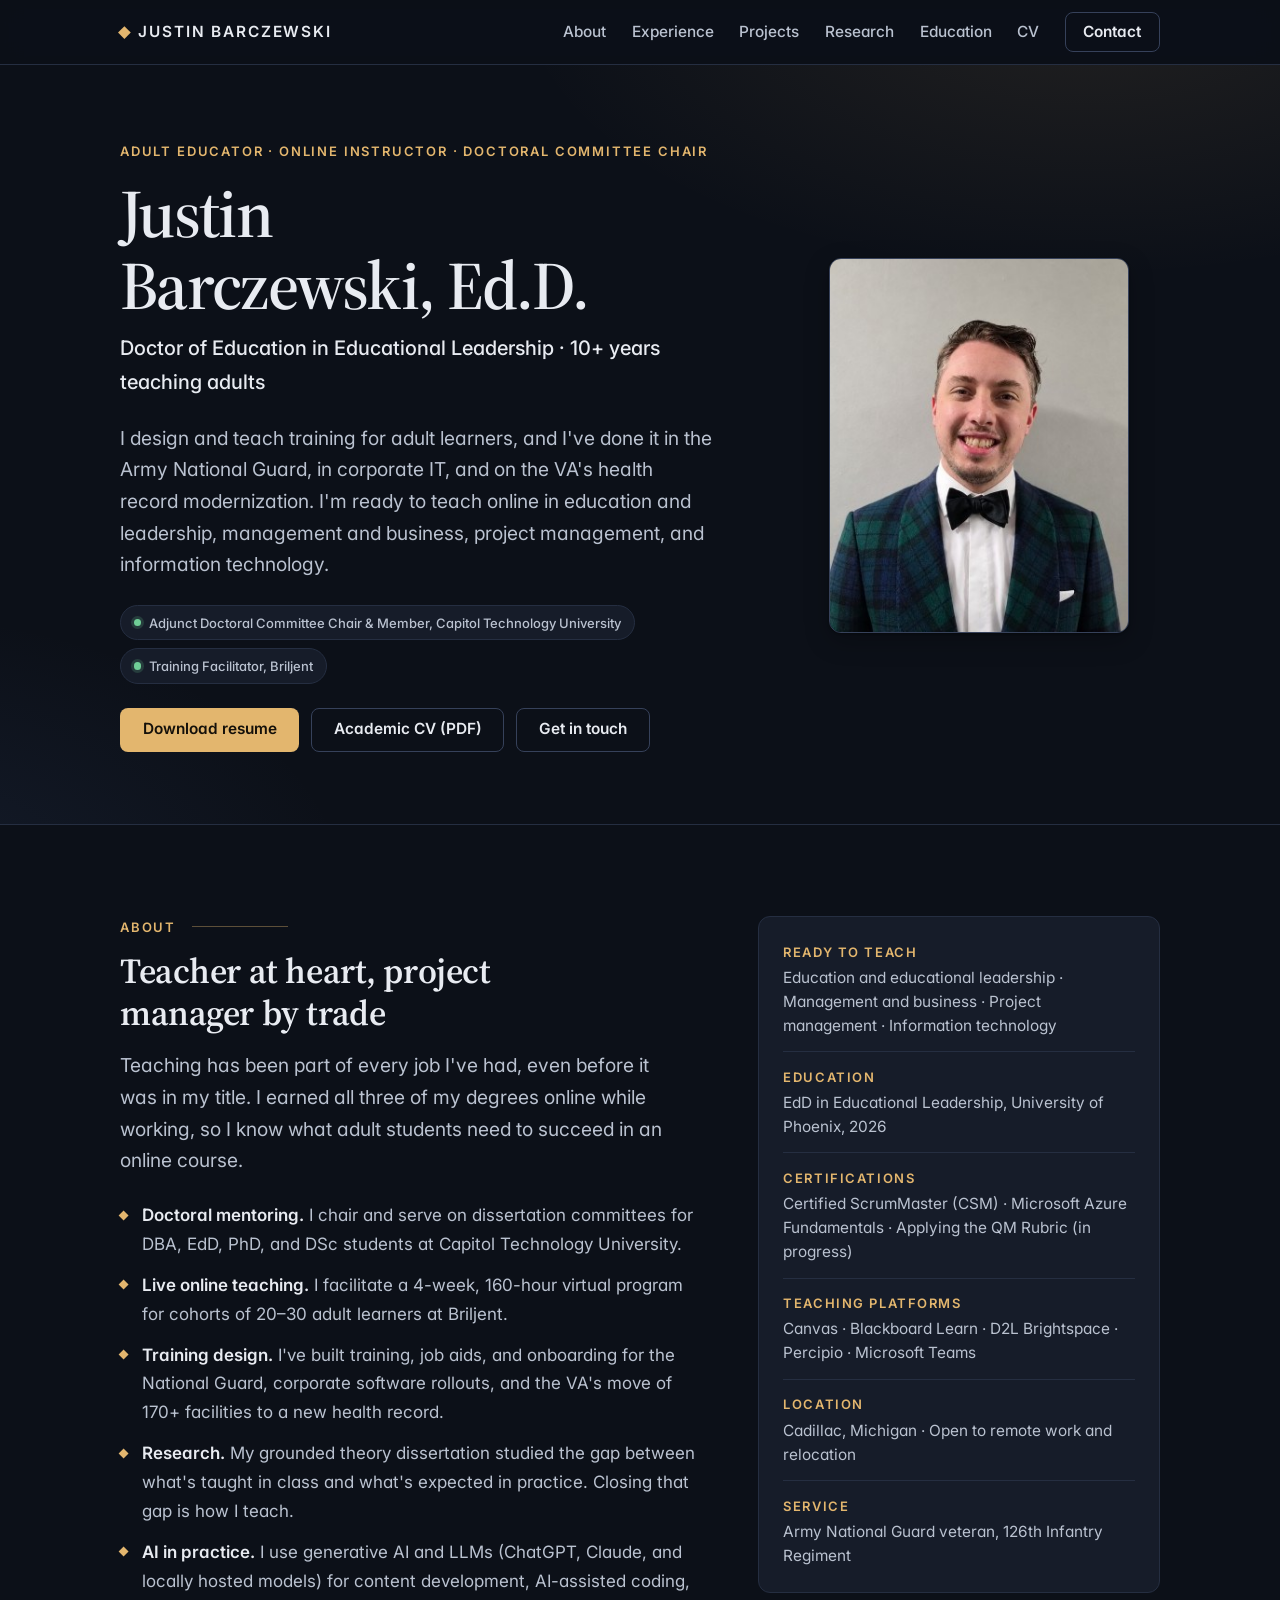
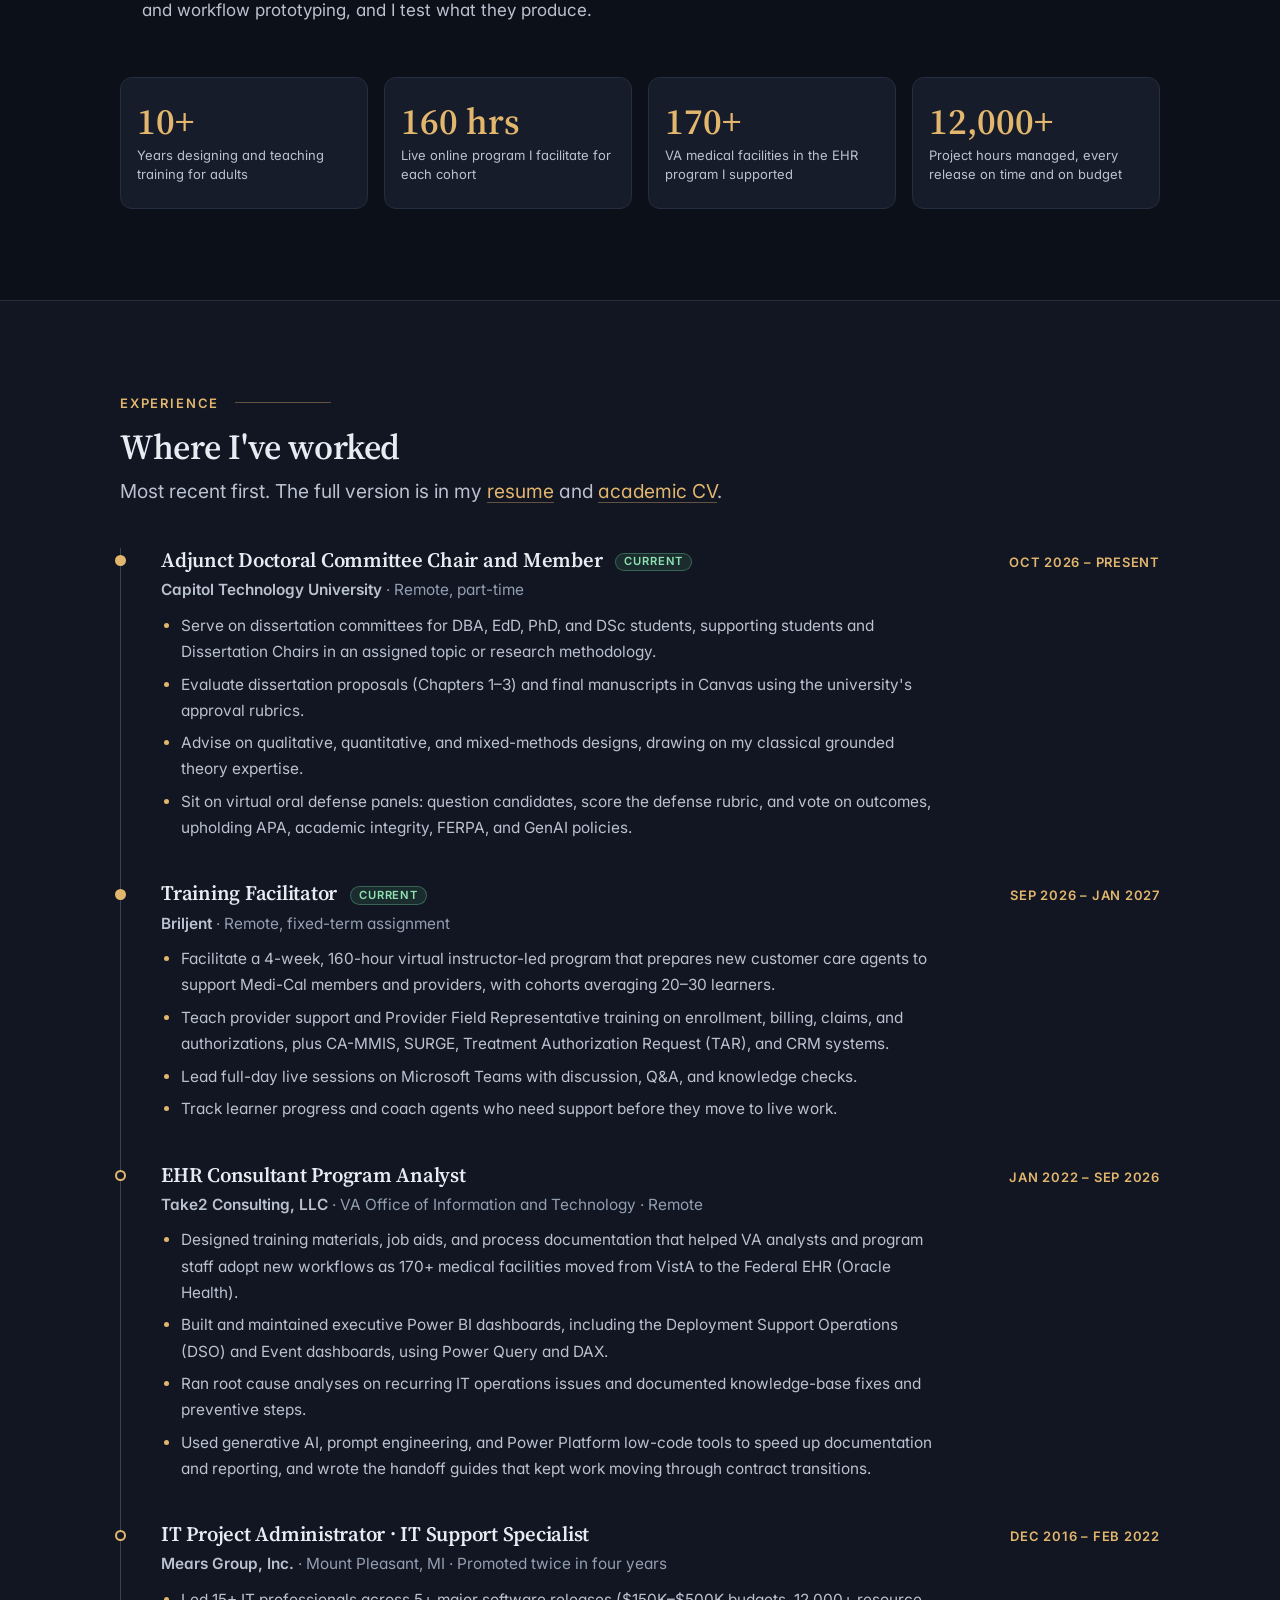
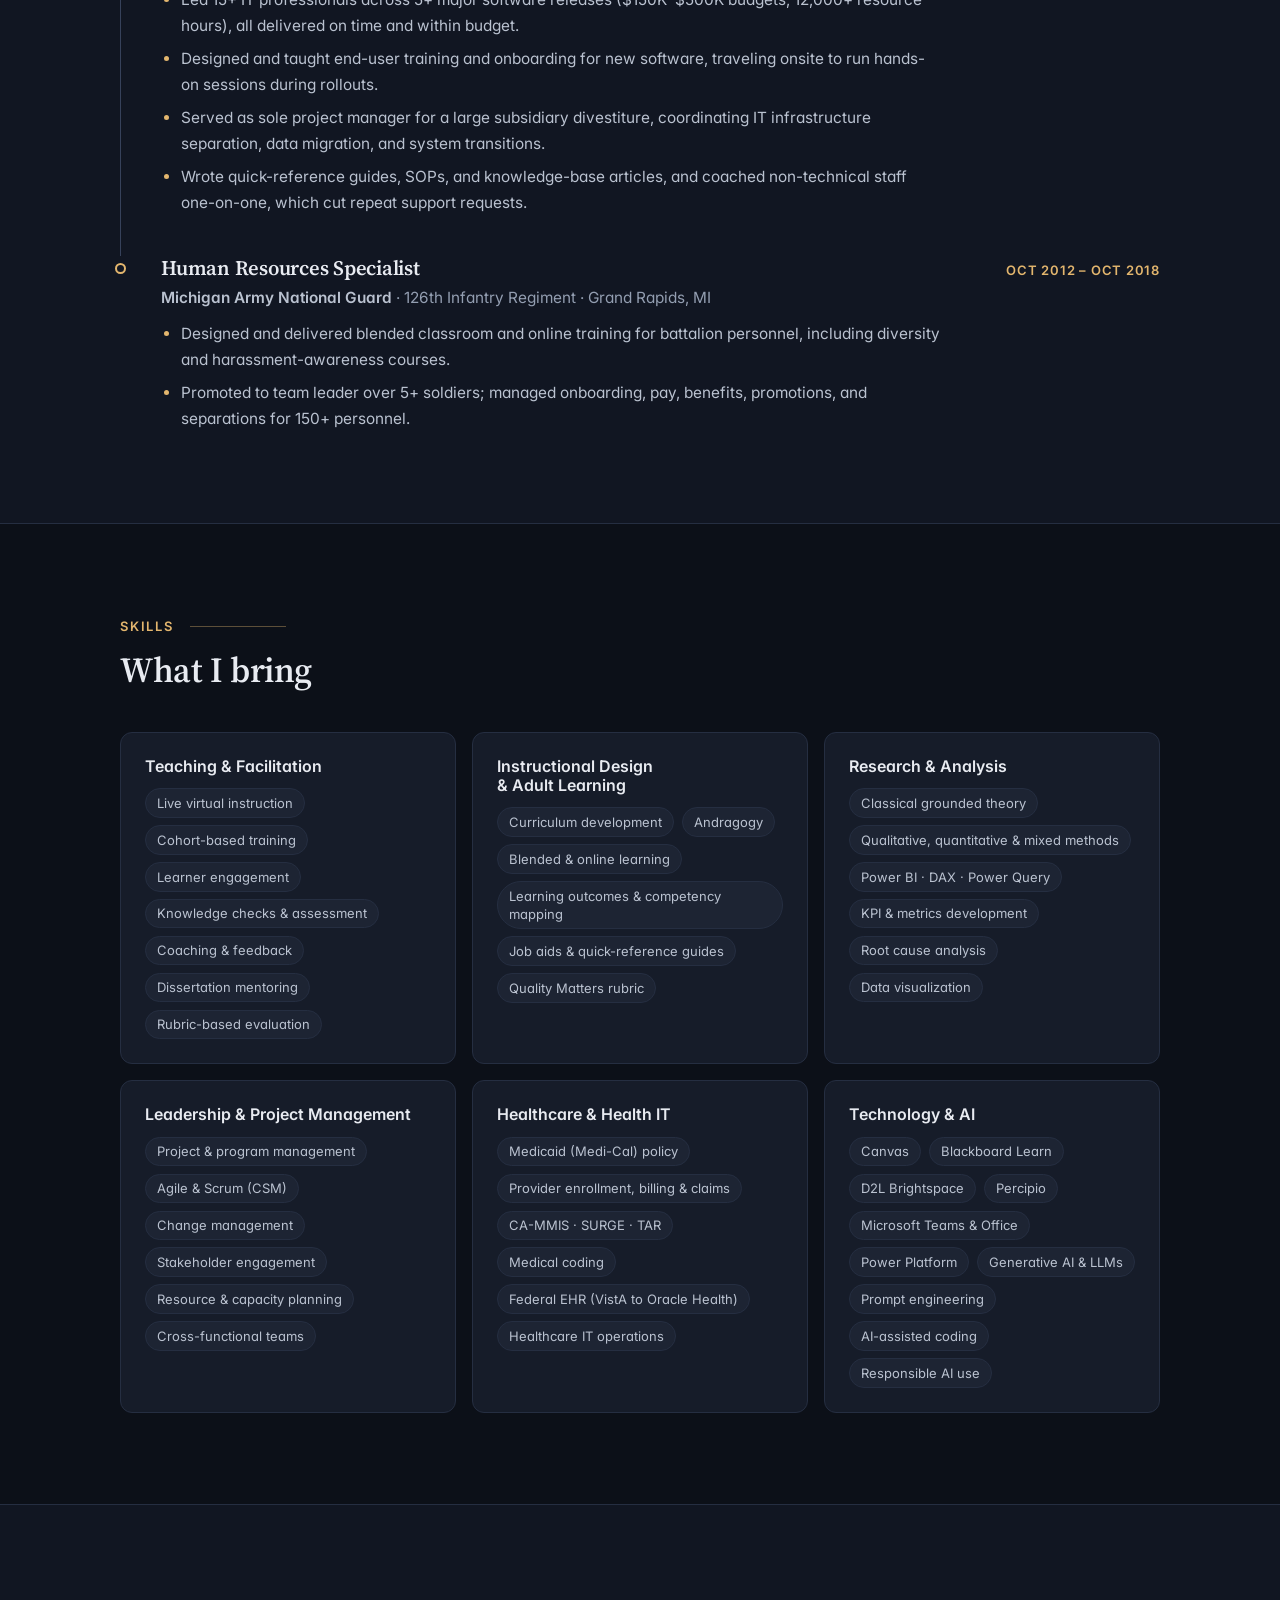
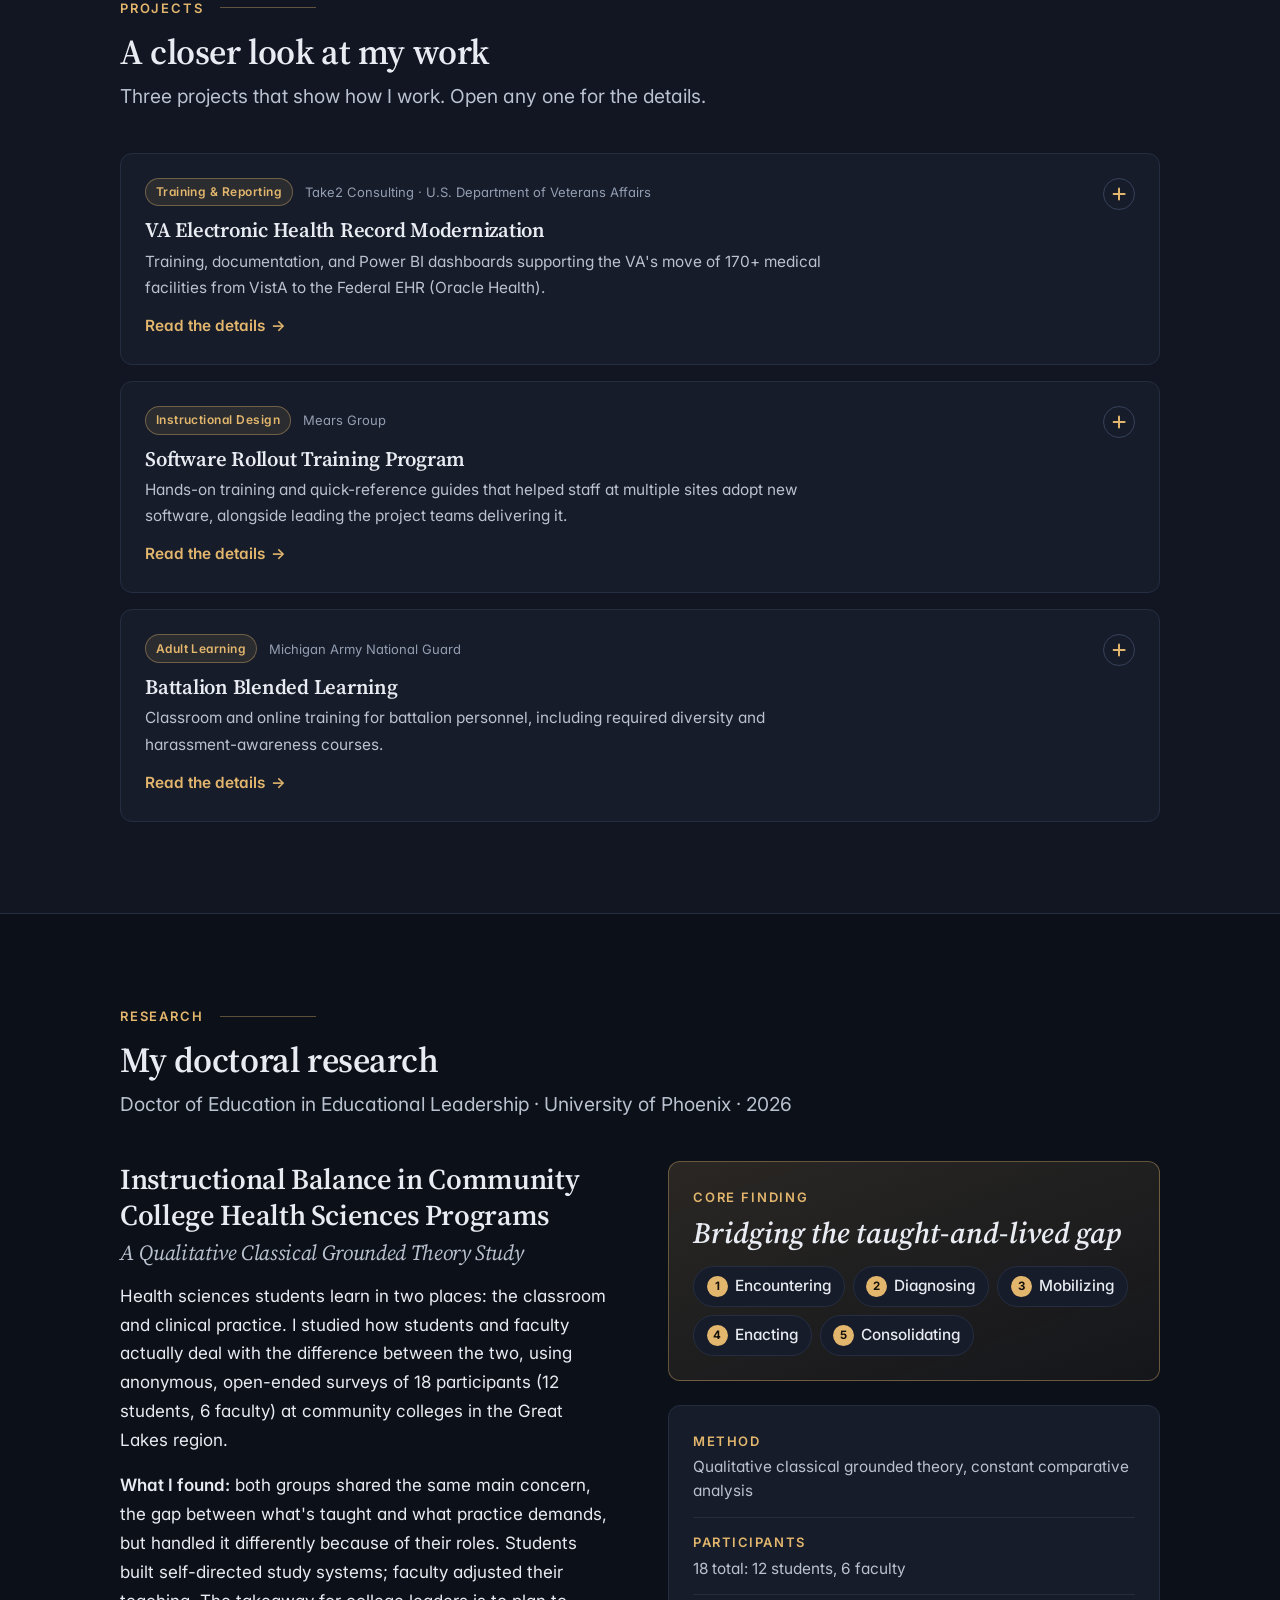
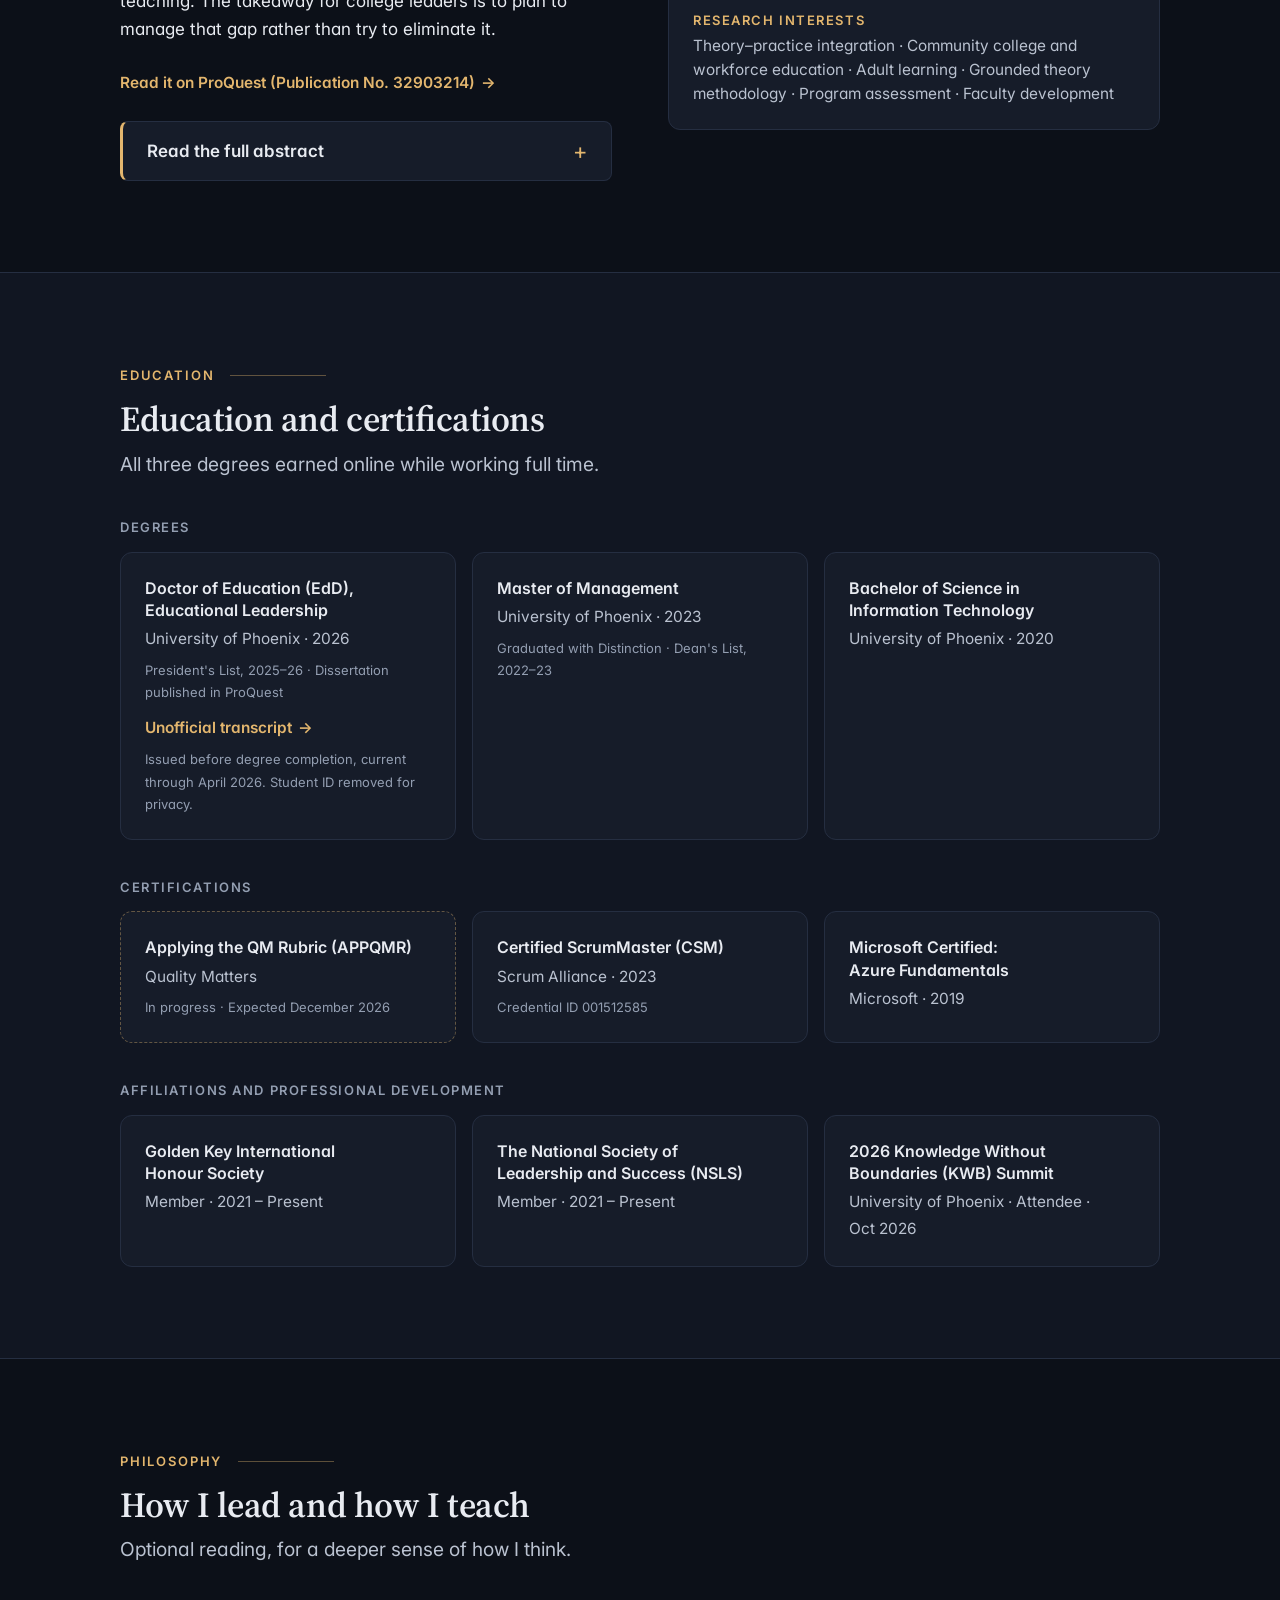
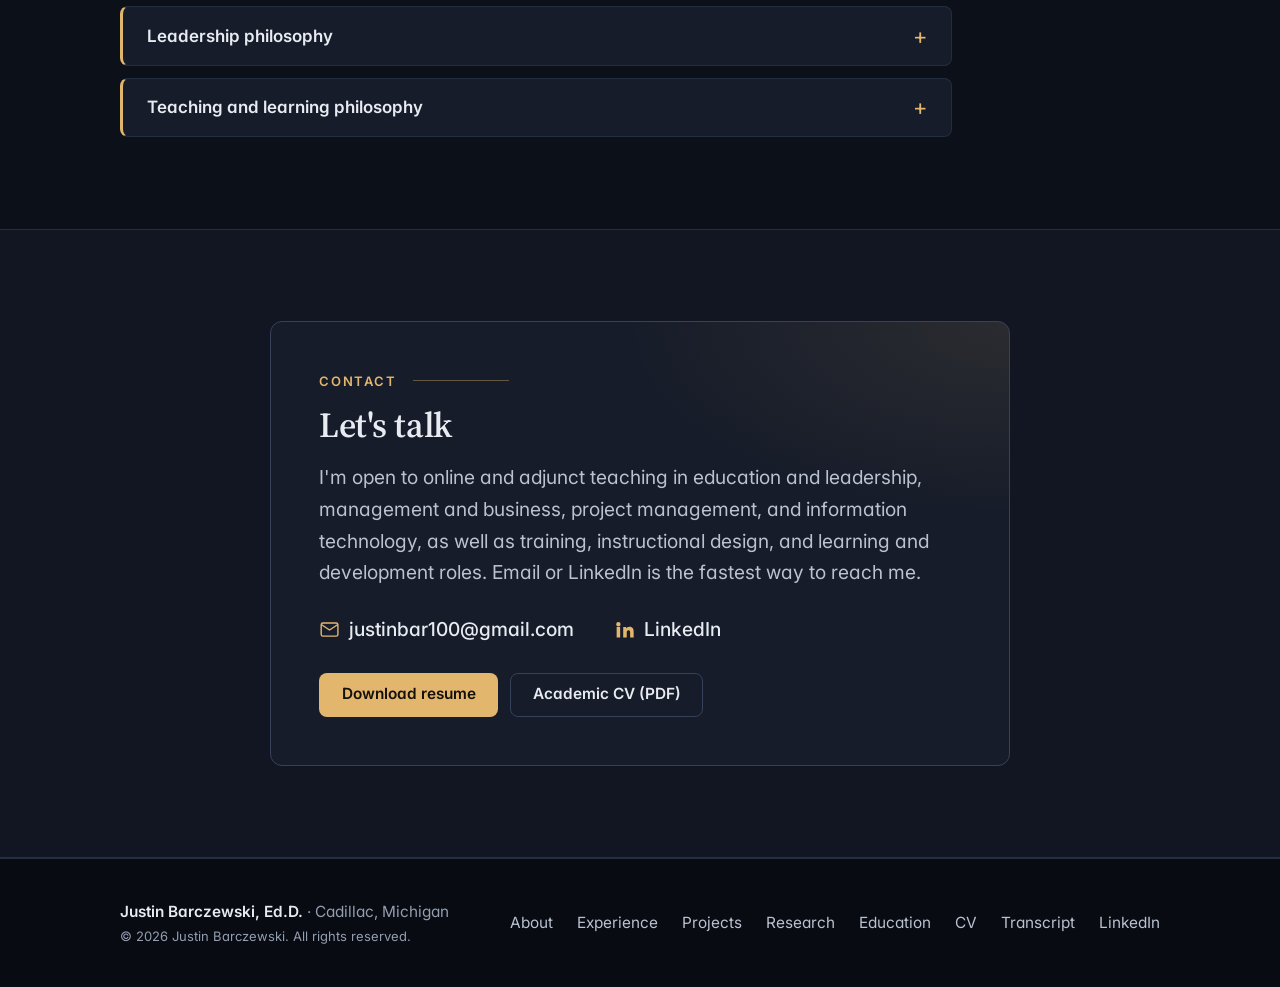
<file: index.html>
<!DOCTYPE html>
<html lang="en" class="no-js">
<head>
<meta charset="utf-8">
<meta name="viewport" content="width=device-width, initial-scale=1">

<title>Justin Barczewski, Ed.D. | Adult Educator &amp; Online Instructor</title>
<meta name="description" content="Portfolio of Justin Barczewski, Ed.D.: adult educator, doctoral committee chair, and training facilitator with 10+ years teaching adults, ready to teach education, management, project management, and IT online.">
<meta name="author" content="Justin Barczewski">
<link rel="canonical" href="https://justin2988.github.io/">

<meta property="og:type" content="website">
<meta property="og:site_name" content="Justin Barczewski">
<meta property="og:title" content="Justin Barczewski, Ed.D. | Adult Educator &amp; Online Instructor">
<meta property="og:description" content="Portfolio of Justin Barczewski, Ed.D.: adult educator, doctoral committee chair, and training facilitator with 10+ years teaching adults, ready to teach education, management, project management, and IT online.">
<meta property="og:url" content="https://justin2988.github.io/">
<meta property="og:image" content="https://justin2988.github.io/assets/img/og-image.png">
<meta property="og:image:width" content="1200">
<meta property="og:image:height" content="630">
<meta property="og:image:alt" content="Justin Barczewski, Ed.D.: Adult Educator, Online Instructor, Doctoral Committee Chair">
<meta name="twitter:card" content="summary_large_image">

<link rel="icon" href="/assets/img/favicon.svg" type="image/svg+xml">
<link rel="manifest" href="/site.webmanifest">
<meta name="theme-color" content="#0C1018">

<link rel="preconnect" href="https://fonts.googleapis.com">
<link rel="preconnect" href="https://fonts.gstatic.com" crossorigin>
<link href="https://fonts.googleapis.com/css2?family=Inter:wght@400;500;600;700&amp;family=Source+Serif+4:opsz,wght@8..60,400;8..60,600;8..60,700&amp;display=swap" rel="stylesheet">
<link rel="stylesheet" href="/assets/css/site.css">

<script type="application/ld+json">
{
  "@context": "https://schema.org",
  "@type": "Person",
  "name": "Justin Barczewski",
  "givenName": "Justin",
  "familyName": "Barczewski",
  "honorificSuffix": "Ed.D.",
  "jobTitle": ["Adjunct Doctoral Committee Chair and Member", "Training Facilitator"],
  "worksFor": [
    { "@type": "CollegeOrUniversity", "name": "Capitol Technology University" },
    { "@type": "Organization", "name": "Briljent" }
  ],
  "description": "Adult educator and Doctor of Education with 10+ years designing and delivering instruction for adult learners in military, corporate, and federal healthcare settings.",
  "url": "https://justin2988.github.io/",
  "address": {
    "@type": "PostalAddress",
    "addressLocality": "Cadillac",
    "addressRegion": "MI",
    "addressCountry": "US"
  },
  "alumniOf": {
    "@type": "CollegeOrUniversity",
    "name": "University of Phoenix"
  },
  "knowsAbout": [
    "Online teaching",
    "Doctoral dissertation mentoring",
    "Educational leadership",
    "Adult learning theory",
    "Instructional design",
    "Training facilitation",
    "Grounded theory research",
    "Project management",
    "Agile and Scrum",
    "Data analysis and reporting",
    "Generative AI"
  ],
  "memberOf": [
    { "@type": "Organization", "name": "Golden Key International Honour Society" },
    { "@type": "Organization", "name": "The National Society of Leadership and Success" }
  ],
  "sameAs": [
    "https://www.linkedin.com/in/justin-barczewski-ed-d-542234149/"
  ]
}
</script>
</head>

<body>
<a class="skip-link" href="#main">Skip to content</a>

<!-- SHARED:HEADER start -->
<header class="site-header">
  <div class="container site-header__inner">
    <a class="brand" href="/">Justin Barczewski</a>
    <button class="nav__toggle" type="button" aria-expanded="false" aria-controls="site-nav">
      <span class="nav__toggle-bars"></span>
      <span class="visually-hidden">Menu</span>
    </button>
    <nav class="nav" id="site-nav" aria-label="Primary">
      <ul class="nav__list">
        <li><a class="nav__link" href="/#about">About</a></li>
        <li><a class="nav__link" href="/#experience">Experience</a></li>
        <li><a class="nav__link" href="/#work">Projects</a></li>
        <li><a class="nav__link" href="/#research">Research</a></li>
        <li><a class="nav__link" href="/#credentials">Education</a></li>
        <li><a class="nav__link" href="/cv.html">CV</a></li>
      </ul>
      <a class="btn btn--ghost" href="/#contact">Contact</a>
    </nav>
  </div>
</header>
<!-- SHARED:HEADER end -->

<main id="main">

  <!-- ===================================================================
       Hero: who I am, what I do now, and the documents people want
       =================================================================== -->
  <section class="hero">
    <div class="container hero__grid">
      <div>
        <span class="eyebrow">Adult educator · Online instructor · Doctoral committee chair</span>
        <h1 class="hero__display">Justin Barczewski, Ed.D.</h1>
        <p class="hero__role">Doctor of Education in Educational Leadership · 10+ years teaching adults</p>
        <p class="hero__lead">
          I design and teach training for adult learners, and I've done it in the Army National
          Guard, in corporate IT, and on the VA's health record modernization. I'm ready to teach
          online in education and leadership, management and business, project management, and
          information technology.
        </p>

        <ul class="now" aria-label="Current roles">
          <li>Adjunct Doctoral Committee Chair &amp; Member, Capitol Technology University</li>
          <li>Training Facilitator, Briljent</li>
        </ul>

        <div class="btn-row">
          <a class="btn btn--primary" href="/assets/docs/Justin_Barczewski_Resume.docx" download>Download resume</a>
          <a class="btn btn--ghost" href="/assets/docs/Justin_Barczewski_CV.pdf" target="_blank" rel="noopener">Academic CV (PDF)<span class="visually-hidden"> (opens in a new tab)</span></a>
          <a class="btn btn--ghost" href="#contact">Get in touch</a>
        </div>
      </div>

      <div class="hero__portrait">
        <!-- Generated from _incoming/headshot-source.jpg by tools/make-headshot.ps1.
             Re-run that script if a higher-resolution original turns up. -->
        <img src="/assets/img/justin-barczewski.jpg"
             alt="Justin Barczewski"
             width="320" height="400">
      </div>
    </div>
  </section>

  <!-- ===================================================================
       About: the 30-second version
       =================================================================== -->
  <section class="section" id="about" aria-labelledby="about-heading">
    <div class="container">
      <div class="split split--sidebar">
        <div data-reveal>
          <p class="section-num">About</p>
          <h2 id="about-heading">Teacher at heart, project manager by trade</h2>
          <p class="lead">
            Teaching has been part of every job I've had, even before it was in my title. I earned
            all three of my degrees online while working, so I know what adult students need to
            succeed in an online course.
          </p>

          <ul class="highlights">
            <li><strong>Doctoral mentoring.</strong> I chair and serve on dissertation committees for DBA, EdD, PhD, and DSc students at Capitol Technology University.</li>
            <li><strong>Live online teaching.</strong> I facilitate a 4-week, 160-hour virtual program for cohorts of 20–30 adult learners at Briljent.</li>
            <li><strong>Training design.</strong> I've built training, job aids, and onboarding for the National Guard, corporate software rollouts, and the VA's move of 170+ facilities to a new health record.</li>
            <li><strong>Research.</strong> My grounded theory dissertation studied the gap between what's taught in class and what's expected in practice. Closing that gap is how I teach.</li>
            <li><strong>AI in practice.</strong> I use generative AI and LLMs (ChatGPT, Claude, and locally hosted models) for content development, AI-assisted coding, and workflow prototyping, and I test what they produce.</li>
          </ul>
        </div>

        <div class="card" data-reveal>
          <dl class="facts">
            <div>
              <dt>Ready to teach</dt>
              <dd>Education and educational leadership · Management and business · Project management · Information technology</dd>
            </div>
            <div>
              <dt>Education</dt>
              <dd>EdD in Educational Leadership, University of Phoenix, 2026</dd>
            </div>
            <div>
              <dt>Certifications</dt>
              <dd>Certified ScrumMaster (CSM) · Microsoft Azure Fundamentals · Applying the QM Rubric (in progress)</dd>
            </div>
            <div>
              <dt>Teaching platforms</dt>
              <dd>Canvas · Blackboard Learn · D2L Brightspace · Percipio · Microsoft Teams</dd>
            </div>
            <div>
              <dt>Location</dt>
              <dd>Cadillac, Michigan · Open to remote work and relocation</dd>
            </div>
            <div>
              <dt>Service</dt>
              <dd>Army National Guard veteran, 126th Infantry Regiment</dd>
            </div>
          </dl>
        </div>
      </div>

      <div class="stats" data-reveal>
        <div class="stat">
          <span class="stat__value">10+</span>
          <span class="stat__label">Years designing and teaching training for adults</span>
        </div>
        <div class="stat">
          <span class="stat__value">160 hrs</span>
          <span class="stat__label">Live online program I facilitate for each cohort</span>
        </div>
        <div class="stat">
          <span class="stat__value">170+</span>
          <span class="stat__label">VA medical facilities in the EHR program I supported</span>
        </div>
        <div class="stat">
          <span class="stat__value">12,000+</span>
          <span class="stat__label">Project hours managed, every release on time and on budget</span>
        </div>
      </div>
    </div>
  </section>

  <!-- ===================================================================
       Experience
       =================================================================== -->
  <section class="section section--alt" id="experience" aria-labelledby="experience-heading">
    <div class="container">
      <div class="section-head" data-reveal>
        <p class="section-num">Experience</p>
        <h2 id="experience-heading">Where I've worked</h2>
        <p class="lead">
          Most recent first. The full version is in my
          <a href="/assets/docs/Justin_Barczewski_Resume.docx" download>resume</a> and
          <a href="/cv.html">academic CV</a>.
        </p>
      </div>

      <ol class="timeline">
        <li class="timeline__item timeline__item--current" data-reveal>
          <div class="job__head">
            <h3 class="job__role">Adjunct Doctoral Committee Chair and Member <span class="badge">Current</span></h3>
            <span class="job__period">Oct 2026 – Present</span>
            <p class="job__org"><strong>Capitol Technology University</strong> · Remote, part-time</p>
          </div>
          <ul>
            <li>Serve on dissertation committees for DBA, EdD, PhD, and DSc students, supporting students and Dissertation Chairs in an assigned topic or research methodology.</li>
            <li>Evaluate dissertation proposals (Chapters 1–3) and final manuscripts in Canvas using the university's approval rubrics.</li>
            <li>Advise on qualitative, quantitative, and mixed-methods designs, drawing on my classical grounded theory expertise.</li>
            <li>Sit on virtual oral defense panels: question candidates, score the defense rubric, and vote on outcomes, upholding APA, academic integrity, FERPA, and GenAI policies.</li>
          </ul>
        </li>

        <li class="timeline__item timeline__item--current" data-reveal>
          <div class="job__head">
            <h3 class="job__role">Training Facilitator <span class="badge">Current</span></h3>
            <span class="job__period">Sep 2026 – Jan 2027</span>
            <p class="job__org"><strong>Briljent</strong> · Remote, fixed-term assignment</p>
          </div>
          <ul>
            <li>Facilitate a 4-week, 160-hour virtual instructor-led program that prepares new customer care agents to support Medi-Cal members and providers, with cohorts averaging 20–30 learners.</li>
            <li>Teach provider support and Provider Field Representative training on enrollment, billing, claims, and authorizations, plus CA-MMIS, SURGE, Treatment Authorization Request (TAR), and CRM systems.</li>
            <li>Lead full-day live sessions on Microsoft Teams with discussion, Q&amp;A, and knowledge checks.</li>
            <li>Track learner progress and coach agents who need support before they move to live work.</li>
          </ul>
        </li>

        <li class="timeline__item" data-reveal>
          <div class="job__head">
            <h3 class="job__role">EHR Consultant Program Analyst</h3>
            <span class="job__period">Jan 2022 – Sep 2026</span>
            <p class="job__org"><strong>Take2 Consulting, LLC</strong> · VA Office of Information and Technology · Remote</p>
          </div>
          <ul>
            <li>Designed training materials, job aids, and process documentation that helped VA analysts and program staff adopt new workflows as 170+ medical facilities moved from VistA to the Federal EHR (Oracle Health).</li>
            <li>Built and maintained executive Power BI dashboards, including the Deployment Support Operations (DSO) and Event dashboards, using Power Query and DAX.</li>
            <li>Ran root cause analyses on recurring IT operations issues and documented knowledge-base fixes and preventive steps.</li>
            <li>Used generative AI, prompt engineering, and Power Platform low-code tools to speed up documentation and reporting, and wrote the handoff guides that kept work moving through contract transitions.</li>
          </ul>
        </li>

        <li class="timeline__item" data-reveal>
          <div class="job__head">
            <h3 class="job__role">IT Project Administrator · IT Support Specialist</h3>
            <span class="job__period">Dec 2016 – Feb 2022</span>
            <p class="job__org"><strong>Mears Group, Inc.</strong> · Mount Pleasant, MI · Promoted twice in four years</p>
          </div>
          <ul>
            <li>Led 15+ IT professionals across 5+ major software releases ($150K–$500K budgets, 12,000+ resource hours), all delivered on time and within budget.</li>
            <li>Designed and taught end-user training and onboarding for new software, traveling onsite to run hands-on sessions during rollouts.</li>
            <li>Served as sole project manager for a large subsidiary divestiture, coordinating IT infrastructure separation, data migration, and system transitions.</li>
            <li>Wrote quick-reference guides, SOPs, and knowledge-base articles, and coached non-technical staff one-on-one, which cut repeat support requests.</li>
          </ul>
        </li>

        <li class="timeline__item" data-reveal>
          <div class="job__head">
            <h3 class="job__role">Human Resources Specialist</h3>
            <span class="job__period">Oct 2012 – Oct 2018</span>
            <p class="job__org"><strong>Michigan Army National Guard</strong> · 126th Infantry Regiment · Grand Rapids, MI</p>
          </div>
          <ul>
            <li>Designed and delivered blended classroom and online training for battalion personnel, including diversity and harassment-awareness courses.</li>
            <li>Promoted to team leader over 5+ soldiers; managed onboarding, pay, benefits, promotions, and separations for 150+ personnel.</li>
          </ul>
        </li>
      </ol>
    </div>
  </section>

  <!-- ===================================================================
       Skills
       =================================================================== -->
  <section class="section" id="skills" aria-labelledby="skills-heading">
    <div class="container">
      <div class="section-head" data-reveal>
        <p class="section-num">Skills</p>
        <h2 id="skills-heading">What I bring</h2>
      </div>

      <div class="skill-grid">
        <article class="card" data-reveal>
          <h3 class="skill-card__title">Teaching &amp; Facilitation</h3>
          <ul class="chip-row">
            <li>Live virtual instruction</li>
            <li>Cohort-based training</li>
            <li>Learner engagement</li>
            <li>Knowledge checks &amp; assessment</li>
            <li>Coaching &amp; feedback</li>
            <li>Dissertation mentoring</li>
            <li>Rubric-based evaluation</li>
          </ul>
        </article>

        <article class="card" data-reveal>
          <h3 class="skill-card__title">Instructional Design &amp; Adult Learning</h3>
          <ul class="chip-row">
            <li>Curriculum development</li>
            <li>Andragogy</li>
            <li>Blended &amp; online learning</li>
            <li>Learning outcomes &amp; competency mapping</li>
            <li>Job aids &amp; quick-reference guides</li>
            <li>Quality Matters rubric</li>
          </ul>
        </article>

        <article class="card" data-reveal>
          <h3 class="skill-card__title">Research &amp; Analysis</h3>
          <ul class="chip-row">
            <li>Classical grounded theory</li>
            <li>Qualitative, quantitative &amp; mixed methods</li>
            <li>Power BI · DAX · Power Query</li>
            <li>KPI &amp; metrics development</li>
            <li>Root cause analysis</li>
            <li>Data visualization</li>
          </ul>
        </article>

        <article class="card" data-reveal>
          <h3 class="skill-card__title">Leadership &amp; Project Management</h3>
          <ul class="chip-row">
            <li>Project &amp; program management</li>
            <li>Agile &amp; Scrum (CSM)</li>
            <li>Change management</li>
            <li>Stakeholder engagement</li>
            <li>Resource &amp; capacity planning</li>
            <li>Cross-functional teams</li>
          </ul>
        </article>

        <article class="card" data-reveal>
          <h3 class="skill-card__title">Healthcare &amp; Health IT</h3>
          <ul class="chip-row">
            <li>Medicaid (Medi-Cal) policy</li>
            <li>Provider enrollment, billing &amp; claims</li>
            <li>CA-MMIS · SURGE · TAR</li>
            <li>Medical coding</li>
            <li>Federal EHR (VistA to Oracle Health)</li>
            <li>Healthcare IT operations</li>
          </ul>
        </article>

        <article class="card" data-reveal>
          <h3 class="skill-card__title">Technology &amp; AI</h3>
          <ul class="chip-row">
            <li>Canvas</li>
            <li>Blackboard Learn</li>
            <li>D2L Brightspace</li>
            <li>Percipio</li>
            <li>Microsoft Teams &amp; Office</li>
            <li>Power Platform</li>
            <li>Generative AI &amp; LLMs</li>
            <li>Prompt engineering</li>
            <li>AI-assisted coding</li>
            <li>Responsible AI use</li>
          </ul>
        </article>
      </div>
    </div>
  </section>

  <!-- ===================================================================
       Projects: every case study expands in place
       =================================================================== -->
  <section class="section section--alt" id="work" aria-labelledby="work-heading">
    <div class="container">
      <div class="section-head" data-reveal>
        <p class="section-num">Projects</p>
        <h2 id="work-heading">A closer look at my work</h2>
        <p class="lead">Three projects that show how I work. Open any one for the details.</p>
      </div>

      <div class="case-list">

        <!-- ============================================================
             Case study: VA EHR Modernization (includes the dashboards)
             ============================================================ -->
        <details class="case" id="ehr-modernization" data-reveal>
          <summary class="case__summary">
            <span class="case__meta">
              <span class="tag">Training &amp; Reporting</span>
              <span class="case__org">Take2 Consulting · U.S. Department of Veterans Affairs</span>
            </span>
            <h3 class="case__title">VA Electronic Health Record Modernization</h3>
            <span class="case__desc">
              Training, documentation, and Power BI dashboards supporting the VA's move of 170+
              medical facilities from VistA to the Federal EHR (Oracle Health).
            </span>
            <span class="case__cta" aria-hidden="true"></span>
            <span class="case__toggle" aria-hidden="true"></span>
          </summary>

          <div class="case__body">
            <div class="case-facts">
              <div class="fact">
                <span class="fact__label">Role</span>
                <p class="fact__value">EHR Consultant Program Analyst</p>
              </div>
              <div class="fact">
                <span class="fact__label">Dates</span>
                <p class="fact__value">Jan 2022 – Sep 2026</p>
              </div>
              <div class="fact">
                <span class="fact__label">Scale</span>
                <p class="fact__value">170+ medical facilities</p>
              </div>
            </div>

            <div class="case-cols">
              <div>
                <section class="case-section">
                  <h4>The challenge</h4>
                  <p>
                    Every facility moving off VistA has its own staff, workflows, and problems.
                    The program produces a lot of status data spread across many systems, and
                    leaders need it pulled together in time to act.
                  </p>
                </section>
                <section class="case-section">
                  <h4>What I did</h4>
                  <ul class="checklist">
                    <li><strong>Training and job aids</strong> so analysts and program staff could pick up new tracking, issue-management, and reporting workflows.</li>
                    <li><strong>Executive dashboards</strong> in Power BI (DSO and Event), built with Power Query and DAX, starting from the question leadership needed answered.</li>
                    <li><strong>Root cause analysis</strong> of recurring IT issues, with fixes documented in the knowledge base.</li>
                    <li><strong>Automation</strong> with generative AI and Power Platform to cut manual reporting work.</li>
                    <li><strong>Handoff guides</strong> so incoming teams could keep things running through contract changes.</li>
                  </ul>
                </section>
              </div>
              <section class="case-section">
                <h4>Results</h4>
                <ul class="checklist checklist--results">
                  <li>Program staff adopted the new tracking and reporting workflows.</li>
                  <li>Leadership got one clear view of operational data across the program.</li>
                  <li>Recurring issues were documented and prevented, reducing disruptions for clinical staff and veterans.</li>
                  <li>Work continued without interruption across team and contract transitions.</li>
                </ul>
                <p class="note">
                  Shared at a level appropriate for public discussion. Program data and internal
                  documents aren't included, but I'm happy to talk about the work in more depth.
                </p>
              </section>
            </div>
          </div>
        </details>

        <!-- ============================================================
             Case study: Mears training and rollouts
             ============================================================ -->
        <details class="case" id="training-adoption" data-reveal>
          <summary class="case__summary">
            <span class="case__meta">
              <span class="tag">Instructional Design</span>
              <span class="case__org">Mears Group</span>
            </span>
            <h3 class="case__title">Software Rollout Training Program</h3>
            <span class="case__desc">
              Hands-on training and quick-reference guides that helped staff at multiple sites
              adopt new software, alongside leading the project teams delivering it.
            </span>
            <span class="case__cta" aria-hidden="true"></span>
            <span class="case__toggle" aria-hidden="true"></span>
          </summary>

          <div class="case__body">
            <div class="case-facts">
              <div class="fact">
                <span class="fact__label">Role</span>
                <p class="fact__value">IT Project Administrator</p>
              </div>
              <div class="fact">
                <span class="fact__label">Dates</span>
                <p class="fact__value">Aug 2021 – Feb 2022</p>
              </div>
              <div class="fact">
                <span class="fact__label">Scale</span>
                <p class="fact__value">15+ staff · 5+ releases · $150K–$500K budgets</p>
              </div>
            </div>

            <div class="case-cols">
              <div>
                <section class="case-section">
                  <h4>The challenge</h4>
                  <p>
                    Installing new software was the easy part. The hard part was getting field
                    staff at several sites to change how they did their jobs. Without good
                    training, people fall back on workarounds and support tickets pile up.
                  </p>
                </section>
                <section class="case-section">
                  <h4>What I did</h4>
                  <ul class="checklist">
                    <li><strong>Led the delivery team</strong> of 15+ IT professionals and treated training as part of the rollout plan, not an afterthought.</li>
                    <li><strong>Built training around the job</strong> using adult learning principles, instead of walking through menus.</li>
                    <li><strong>Made materials for each need:</strong> full training to get started, quick-reference guides for daily use, and knowledge-base articles for later questions.</li>
                    <li><strong>Taught onsite</strong> during rollouts, answering questions and working through concerns face to face.</li>
                  </ul>
                </section>
              </div>
              <section class="case-section">
                <h4>Results</h4>
                <ul class="checklist checklist--results">
                  <li>Every release delivered on time and within budget.</li>
                  <li>Staff adopted the new software and post-launch support requests went down.</li>
                  <li>Training stayed consistent from site to site and sped up onboarding for new hires.</li>
                  <li>Promoted twice in four years.</li>
                </ul>
              </section>
            </div>
          </div>
        </details>

        <!-- ============================================================
             Case study: National Guard blended learning
             ============================================================ -->
        <details class="case" id="blended-learning" data-reveal>
          <summary class="case__summary">
            <span class="case__meta">
              <span class="tag">Adult Learning</span>
              <span class="case__org">Michigan Army National Guard</span>
            </span>
            <h3 class="case__title">Battalion Blended Learning</h3>
            <span class="case__desc">
              Classroom and online training for battalion personnel, including required diversity
              and harassment-awareness courses.
            </span>
            <span class="case__cta" aria-hidden="true"></span>
            <span class="case__toggle" aria-hidden="true"></span>
          </summary>

          <div class="case__body">
            <div class="case-facts">
              <div class="fact">
                <span class="fact__label">Role</span>
                <p class="fact__value">HR Specialist, Team Leader</p>
              </div>
              <div class="fact">
                <span class="fact__label">Dates</span>
                <p class="fact__value">Oct 2012 – Oct 2018</p>
              </div>
              <div class="fact">
                <span class="fact__label">Reach</span>
                <p class="fact__value">Battalion level · 150+ personnel</p>
              </div>
            </div>

            <div class="case-cols">
              <div>
                <section class="case-section">
                  <h4>The challenge</h4>
                  <p>
                    Guard members are adults with civilian jobs, families, and limited drill time.
                    Training that wastes their time loses them fast, especially on required topics
                    like harassment and diversity.
                  </p>
                </section>
                <section class="case-section">
                  <h4>What I did</h4>
                  <ul class="checklist">
                    <li><strong>Mixed classroom and online learning:</strong> procedural content went online, and classroom time went to discussion.</li>
                    <li><strong>Started from the outcome,</strong> building each course around what the unit needed people to know and do.</li>
                    <li><strong>Led sensitive training carefully</strong> at the battalion level, where how a session is run decides whether anything changes.</li>
                    <li><strong>Explained HR clearly</strong> so people could handle pay, benefits, and promotions on their own next time.</li>
                  </ul>
                </section>
              </div>
              <section class="case-section">
                <h4>Results</h4>
                <ul class="checklist checklist--results">
                  <li>Blended training delivered across the battalion to meet unit requirements.</li>
                  <li>Required organizational development courses facilitated at battalion level.</li>
                  <li>Promoted to team leader over 5+ soldiers.</li>
                  <li>HR lifecycle managed for 150+ personnel.</li>
                </ul>
              </section>
            </div>
          </div>
        </details>

      </div>
    </div>
  </section>

  <!-- ===================================================================
       Research
       =================================================================== -->
  <section class="section" id="research" aria-labelledby="research-heading">
    <div class="container">
      <div class="section-head" data-reveal>
        <p class="section-num">Research</p>
        <h2 id="research-heading">My doctoral research</h2>
        <p class="lead">Doctor of Education in Educational Leadership · University of Phoenix · 2026</p>
      </div>

      <div class="split" data-reveal>
        <div>
          <h3 class="dissertation-title">
            Instructional Balance in Community College Health Sciences Programs
            <span class="dissertation-title__sub">A Qualitative Classical Grounded Theory Study</span>
          </h3>
          <p>
            Health sciences students learn in two places: the classroom and clinical practice. I
            studied how students and faculty actually deal with the difference between the two,
            using anonymous, open-ended surveys of 18 participants (12 students, 6 faculty) at
            community colleges in the Great Lakes region.
          </p>
          <p>
            <strong>What I found:</strong> both groups shared the same main concern, the gap
            between what's taught and what practice demands, but handled it differently because
            of their roles. Students built self-directed study systems; faculty adjusted their
            teaching. The takeaway for college leaders is to plan to manage that gap rather than
            try to eliminate it.
          </p>

          <p class="mt-md">
            <a class="link-arrow" href="https://www.proquest.com/docview/3396034055" target="_blank" rel="noopener">Read it on ProQuest (Publication No. 32903214)<span class="visually-hidden"> (opens in a new tab)</span></a>
          </p>

          <details class="expander mt-md">
            <summary>Read the full abstract</summary>
            <div class="expander__body">
              <div class="abstract">
                <p>
                  Community college Health Sciences programs in the United States prepare learners for
                  professional entry through a combination of theoretical and practical instruction.
                  While variations in instructional balance have been documented, the underlying social
                  processes stakeholders use to navigate these environments remained largely unexplained
                  prior to this study. The purpose of this qualitative, classical grounded theory study
                  was to discover the process through which students and faculty engaged with
                  instructional balance in community college Health Sciences programs across the Great
                  Lakes region. Data were collected via anonymous, open-ended electronic surveys from an
                  analytic sample of <em>n</em> = 18 participants, including 12 students and 6 faculty
                  members. Constant comparative analysis revealed that participants' main concern was
                  the gap between classroom instruction and clinical or professional practice. The
                  emergent core category, <em>bridging the taught-and-lived gap</em>, described the Basic
                  Social Process unfolding across five stages, namely Encountering, Diagnosing,
                  Mobilizing, Enacting, and Consolidating. The study identified that role position
                  determines the mechanisms accessible for enactment, with students focusing on
                  self-directed study systems and faculty implementing pedagogical adjustments. These
                  findings implied that institutional leaders should reframe program goals to focus on
                  managing rather than eliminating the recurring theory–practice gap.
                </p>
              </div>
            </div>
          </details>
        </div>

        <div>
          <div class="core-category">
            <span class="core-category__label">Core finding</span>
            <p class="core-category__term">Bridging the taught-and-lived gap</p>
            <ol class="process" aria-label="The five stages of the process">
              <li class="process__stage">Encountering</li>
              <li class="process__stage">Diagnosing</li>
              <li class="process__stage">Mobilizing</li>
              <li class="process__stage">Enacting</li>
              <li class="process__stage">Consolidating</li>
            </ol>
          </div>

          <dl class="facts card mt-md">
            <div>
              <dt>Method</dt>
              <dd>Qualitative classical grounded theory, constant comparative analysis</dd>
            </div>
            <div>
              <dt>Participants</dt>
              <dd>18 total: 12 students, 6 faculty</dd>
            </div>
            <div>
              <dt>Research interests</dt>
              <dd>Theory–practice integration · Community college and workforce education · Adult learning · Grounded theory methodology · Program assessment · Faculty development</dd>
            </div>
          </dl>
        </div>
      </div>
    </div>
  </section>

  <!-- ===================================================================
       Education & credentials
       =================================================================== -->
  <section class="section section--alt" id="credentials" aria-labelledby="credentials-heading">
    <div class="container">
      <div class="section-head" data-reveal>
        <p class="section-num">Education</p>
        <h2 id="credentials-heading">Education and certifications</h2>
        <p class="lead">All three degrees earned online while working full time.</p>
      </div>

      <h3 class="subhead">Degrees</h3>
      <div class="cred-grid">
        <article class="cred" data-reveal>
          <h4 class="cred__title">Doctor of Education (EdD), Educational Leadership</h4>
          <p class="cred__meta">University of Phoenix · 2026</p>
          <span class="cred__note">President's List, 2025–26 · Dissertation published in ProQuest</span>
          <a class="link-arrow" href="/assets/docs/Justin_Barczewski_Unofficial_Transcript.pdf" target="_blank" rel="noopener">Unofficial transcript<span class="visually-hidden"> (PDF opens in a new tab)</span></a>
          <span class="cred__note">Issued before degree completion, current through April 2026. Student ID removed for privacy.</span>
        </article>

        <article class="cred" data-reveal>
          <h4 class="cred__title">Master of Management</h4>
          <p class="cred__meta">University of Phoenix · 2023</p>
          <span class="cred__note">Graduated with Distinction · Dean's List, 2022–23</span>
        </article>

        <article class="cred" data-reveal>
          <h4 class="cred__title">Bachelor of Science in Information Technology</h4>
          <p class="cred__meta">University of Phoenix · 2020</p>
        </article>
      </div>

      <h3 class="subhead">Certifications</h3>
      <div class="cred-grid">
        <article class="cred cred--progress" data-reveal>
          <h4 class="cred__title">Applying the QM Rubric (APPQMR)</h4>
          <p class="cred__meta">Quality Matters</p>
          <span class="cred__note">In progress · Expected December 2026</span>
        </article>

        <article class="cred" data-reveal>
          <h4 class="cred__title">Certified ScrumMaster (CSM)</h4>
          <p class="cred__meta">Scrum Alliance · 2023</p>
          <span class="cred__note">Credential ID 001512585</span>
        </article>

        <article class="cred" data-reveal>
          <h4 class="cred__title">Microsoft Certified: Azure Fundamentals</h4>
          <p class="cred__meta">Microsoft · 2019</p>
        </article>
      </div>

      <h3 class="subhead">Affiliations and professional development</h3>
      <div class="cred-grid">
        <article class="cred" data-reveal>
          <h4 class="cred__title">Golden Key International Honour Society</h4>
          <p class="cred__meta">Member · 2021 – Present</p>
        </article>

        <article class="cred" data-reveal>
          <h4 class="cred__title">The National Society of Leadership and Success (NSLS)</h4>
          <p class="cred__meta">Member · 2021 – Present</p>
        </article>

        <article class="cred" data-reveal>
          <h4 class="cred__title">2026 Knowledge Without Boundaries (KWB) Summit</h4>
          <p class="cred__meta">University of Phoenix · Attendee · Oct 2026</p>
        </article>
      </div>
    </div>
  </section>

  <!-- ===================================================================
       Philosophy: optional long reads, collapsed by default
       =================================================================== -->
  <section class="section" id="philosophy" aria-labelledby="philosophy-heading">
    <div class="container">
      <div class="section-head" data-reveal>
        <p class="section-num">Philosophy</p>
        <h2 id="philosophy-heading">How I lead and how I teach</h2>
        <p class="lead">Optional reading, for a deeper sense of how I think.</p>
      </div>

      <div class="expander-stack">
        <details class="expander" id="leadership-philosophy" data-reveal>
          <summary>Leadership philosophy</summary>
          <div class="expander__body prose">
            <p>
              In my experience, programs rarely fail because of the curriculum or the people. They
              struggle in the space between what a program says it delivers and what its graduates
              can actually do on their first day on the job. My research focused on that space, and
              most of my career has been spent working in it. I don't think the goal is a program
              with no gap. The goal is a program that knows where its gap is and has a plan for it.
            </p>

            <h4>Talk about the gap openly</h4>
            <p>
              In my study, students and faculty both named the same main concern. Leaders who invite
              that conversation get useful information. Leaders who treat it as criticism get
              silence. I'd rather run a program that can name its weak spots than one that reports
              clean numbers nobody believes.
            </p>

            <h4>Support each role differently</h4>
            <p>
              My research showed that a person's role decides what they can do about a problem.
              Students built their own study systems; faculty adjusted their teaching. A single
              initiative aimed at everyone usually underperforms. Good leadership asks who can act
              on what, and gives each group the support that fits.
            </p>

            <h4>Make improvements last</h4>
            <p>
              I've been through enough transitions to know the real risk is what gets lost
              afterward. Documentation, clear processes, and honest handoffs are how an organization
              keeps what it learned. I build them in from the start, assuming I won't be the one
              running the program forever.
            </p>

            <h4>Use data to inform decisions, not make them</h4>
            <p>
              I spend a lot of time making data easy to understand through dashboards, KPIs, and
              root cause analysis. That work only matters when it helps someone make a better
              decision. Numbers are an input to judgment, not a replacement for it.
            </p>
          </div>
        </details>

        <details class="expander" id="teaching-philosophy" data-reveal>
          <summary>Teaching and learning philosophy</summary>
          <div class="expander__body prose">
            <p>
              I've taught soldiers, field technicians, project managers, and executives. They all
              had what every adult learner has: real experience, limited time, and a practical
              reason for being there. Adult learning theory (andragogy) isn't just a framework I
              studied. It's what has worked with every group I've taught.
            </p>

            <h4>Build on what learners already know</h4>
            <p>
              Adults come in with their own understanding of the subject. I look for where that
              understanding is solid and build on it, and where it's off and address it directly.
              Ignoring someone's experience wastes their best resource.
            </p>

            <h4>Tie every objective to something people can do</h4>
            <p>
              I write learning outcomes as things a person can be seen doing, and I match
              assessments to them. If I can't describe what good performance looks like, the
              objective isn't ready yet.
            </p>

            <h4>Pick the format that fits the content</h4>
            <p>
              Blended learning isn't a compromise. It's a decision about which content needs people
              in a room and which doesn't. Step-by-step procedures usually work well online.
              Judgment calls and sensitive topics usually don't. I've designed both, and I've
              traveled onsite when the material called for it.
            </p>

            <h4>Leave behind materials people keep using</h4>
            <p>
              Quick-reference guides, knowledge-base articles, SOPs, and facilitator notes keep
              helping after the session ends. They're often the most valuable part of the training,
              because they help everyone who joins later.
            </p>

            <h4>Use assessment as feedback</h4>
            <p>
              Assessment should tell the learner and me what to do next. When results are
              disappointing, I look at the design first: the order of the material, the chances to
              practice, and how clear the expectations were.
            </p>
          </div>
        </details>
      </div>
    </div>
  </section>

  <!-- ===================================================================
       Contact
       =================================================================== -->
  <section class="section section--alt" id="contact" aria-labelledby="contact-heading">
    <div class="container container--narrow">
      <div class="contact-card" data-reveal>
        <p class="section-num">Contact</p>
        <h2 id="contact-heading">Let's talk</h2>
        <p class="lead">
          I'm open to online and adjunct teaching in education and leadership, management and
          business, project management, and information technology, as well as training,
          instructional design, and learning and development roles. Email or LinkedIn is the
          fastest way to reach me.
        </p>

        <ul class="contact-links">
          <li>
            <a data-email-user="justinbar100" data-email-domain="gmail.com" hidden>
              <svg aria-hidden="true" viewBox="0 0 24 24" fill="none" stroke="currentColor" stroke-width="1.6" stroke-linecap="round" stroke-linejoin="round"><rect x="2.5" y="4.5" width="19" height="15" rx="2"/><path d="m3 6.5 9 6 9-6"/></svg>
              <span data-email-label>Email</span>
            </a>
            <noscript>justinbar100 [at] gmail [dot] com</noscript>
          </li>
          <li>
            <a href="https://www.linkedin.com/in/justin-barczewski-ed-d-542234149/" rel="me noopener" target="_blank">
              <svg aria-hidden="true" viewBox="0 0 24 24" fill="currentColor"><path d="M4.98 3.5a2.5 2.5 0 1 1 0 5 2.5 2.5 0 0 1 0-5ZM3 9h4v12H3V9Zm7 0h3.8v1.65h.05A4.17 4.17 0 0 1 17.6 8.7c4 0 4.75 2.63 4.75 6.05V21h-4v-5.4c0-1.29-.02-2.95-1.8-2.95-1.8 0-2.075 1.4-2.075 2.85V21h-4V9Z"/></svg>
              <span>LinkedIn<span class="visually-hidden"> (opens in a new tab)</span></span>
            </a>
          </li>
        </ul>

        <div class="btn-row">
          <a class="btn btn--primary" href="/assets/docs/Justin_Barczewski_Resume.docx" download>Download resume</a>
          <a class="btn btn--ghost" href="/assets/docs/Justin_Barczewski_CV.pdf" target="_blank" rel="noopener">Academic CV (PDF)<span class="visually-hidden"> (opens in a new tab)</span></a>
        </div>
      </div>
    </div>
  </section>

</main>

<!-- SHARED:FOOTER start -->
<footer class="site-footer">
  <div class="container site-footer__inner">
    <div>
      <p class="mb-0"><strong>Justin Barczewski, Ed.D.</strong> · Cadillac, Michigan</p>
      <p class="site-footer__legal">© <span data-current-year>2026</span> Justin Barczewski. All rights reserved.</p>
    </div>
    <ul class="site-footer__nav">
      <li><a href="/#about">About</a></li>
      <li><a href="/#experience">Experience</a></li>
      <li><a href="/#work">Projects</a></li>
      <li><a href="/#research">Research</a></li>
      <li><a href="/#credentials">Education</a></li>
      <li><a href="/cv.html">CV</a></li>
      <li><a href="/assets/docs/Justin_Barczewski_Unofficial_Transcript.pdf" target="_blank" rel="noopener">Transcript<span class="visually-hidden"> (PDF opens in a new tab)</span></a></li>
      <li><a href="https://www.linkedin.com/in/justin-barczewski-ed-d-542234149/" rel="me noopener" target="_blank">LinkedIn<span class="visually-hidden"> (opens in a new tab)</span></a></li>
    </ul>
  </div>
</footer>
<!-- SHARED:FOOTER end -->

<script src="/assets/js/site.js" defer></script>
</body>
</html>
</file>
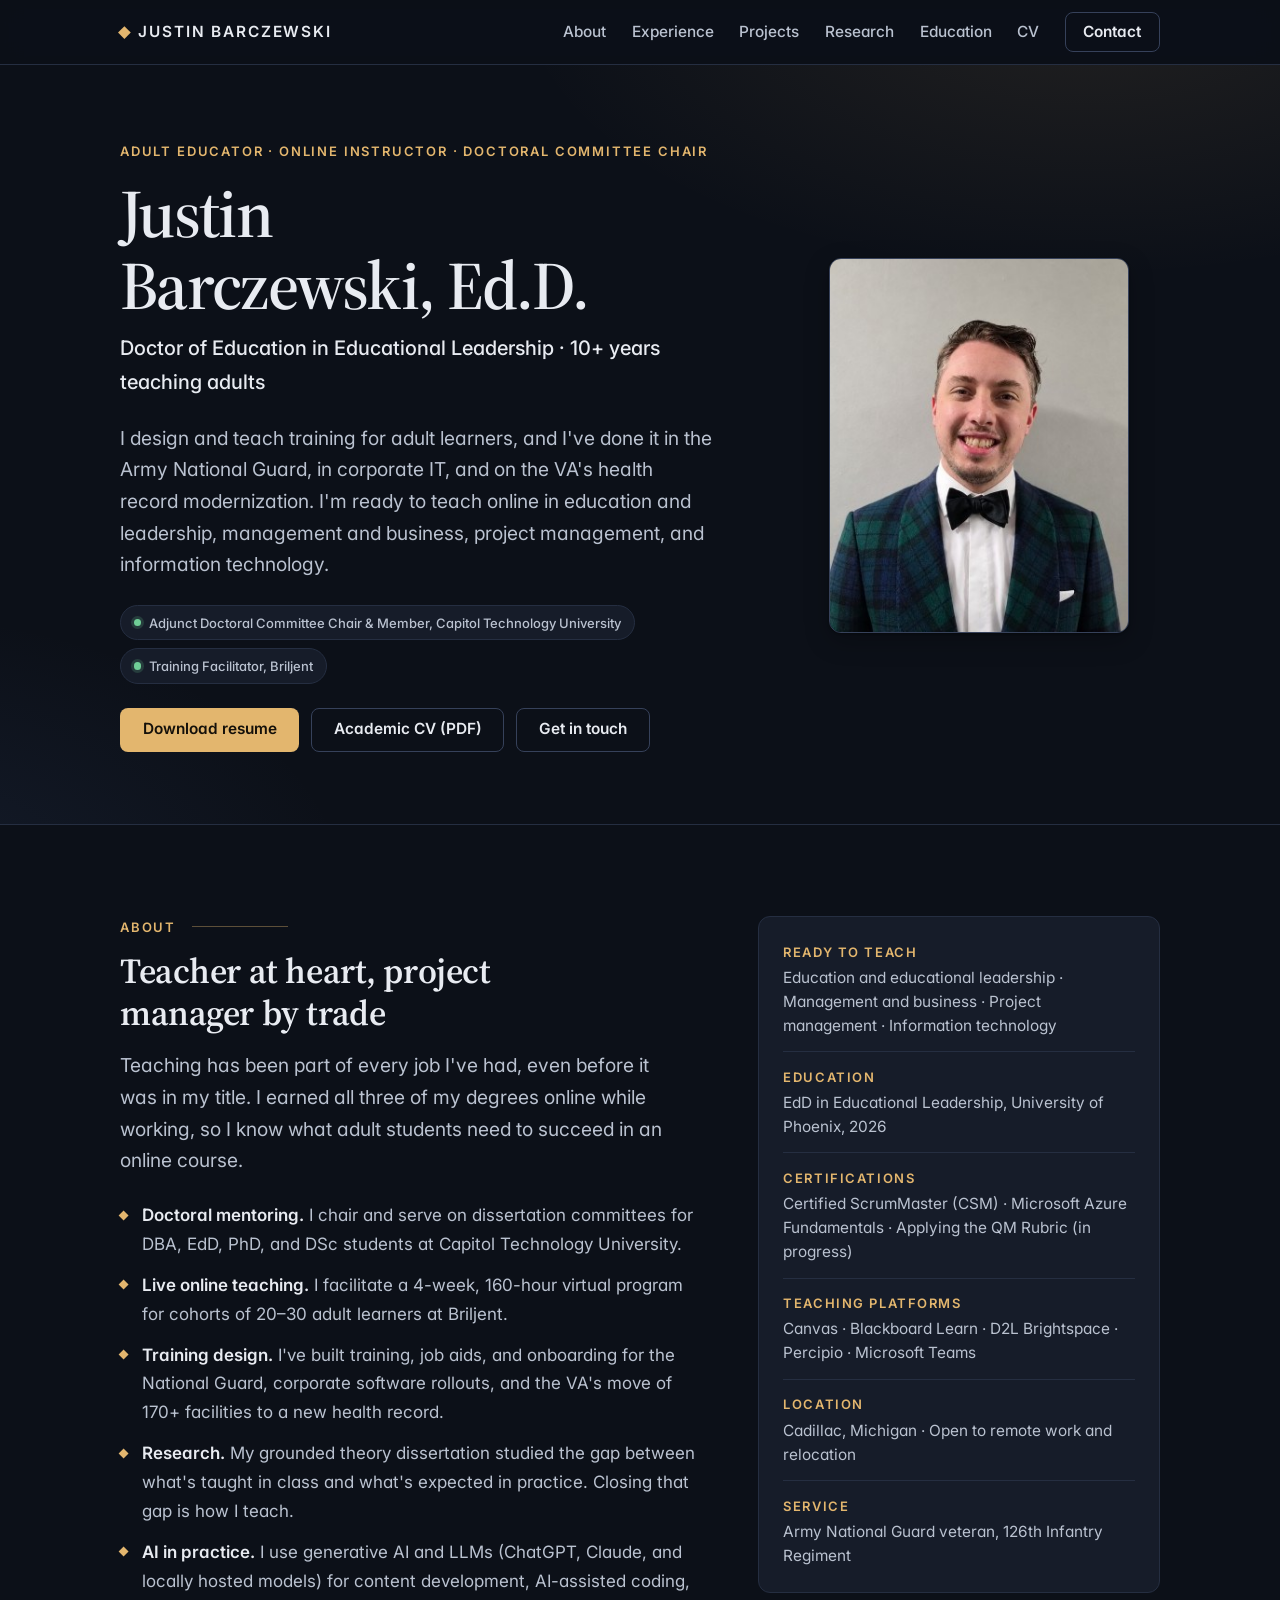
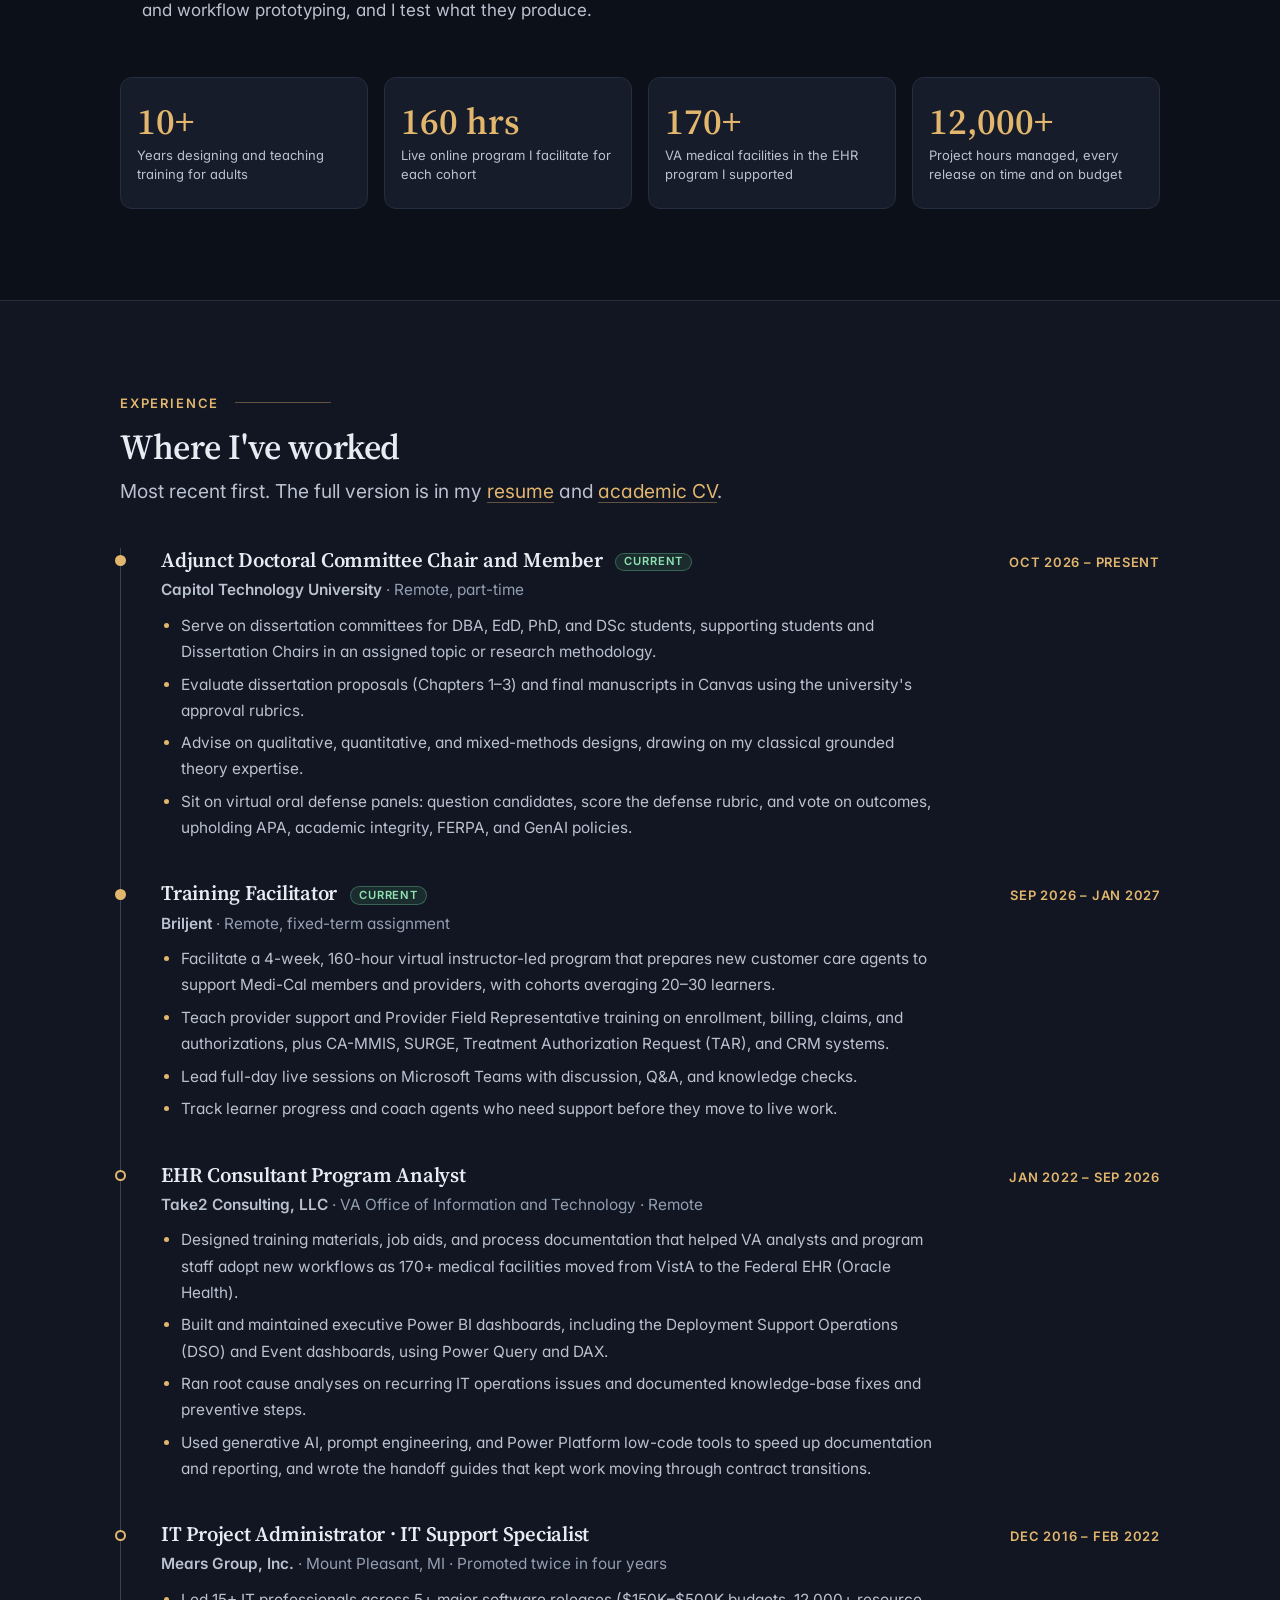
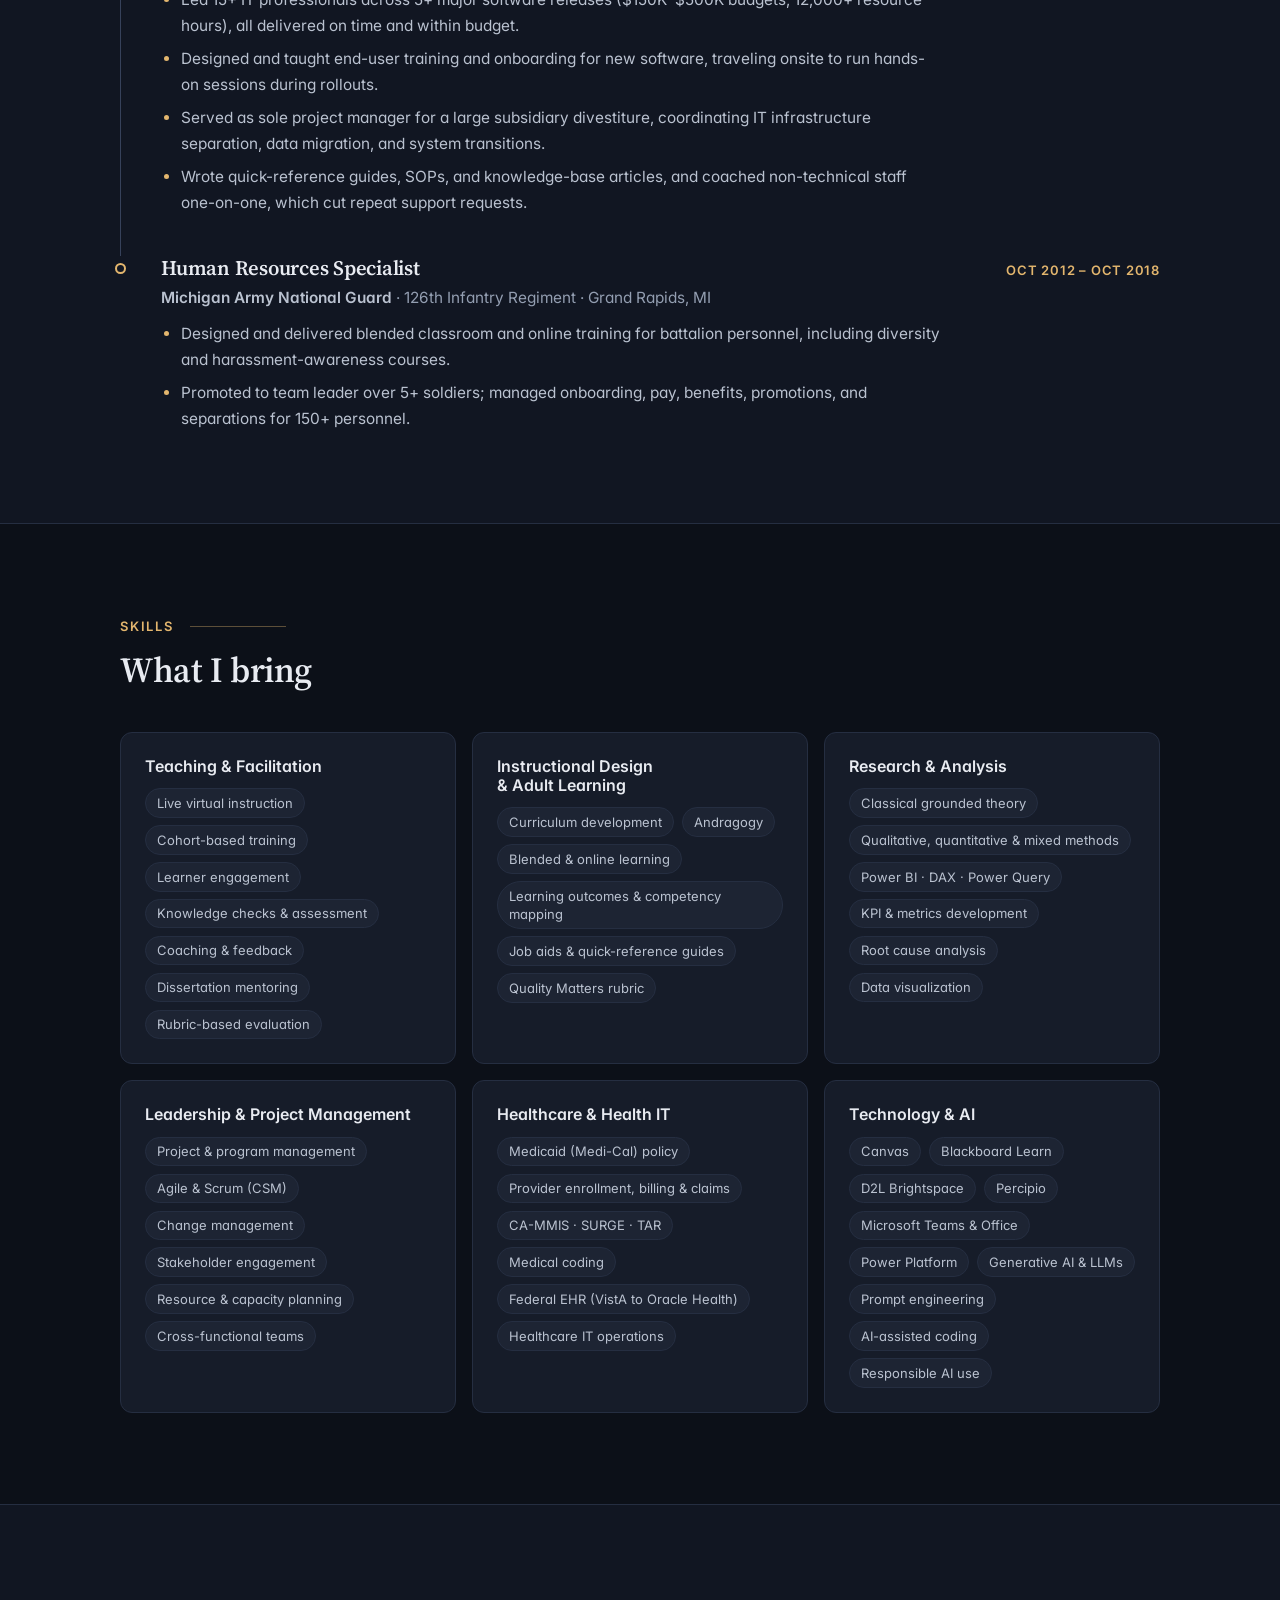
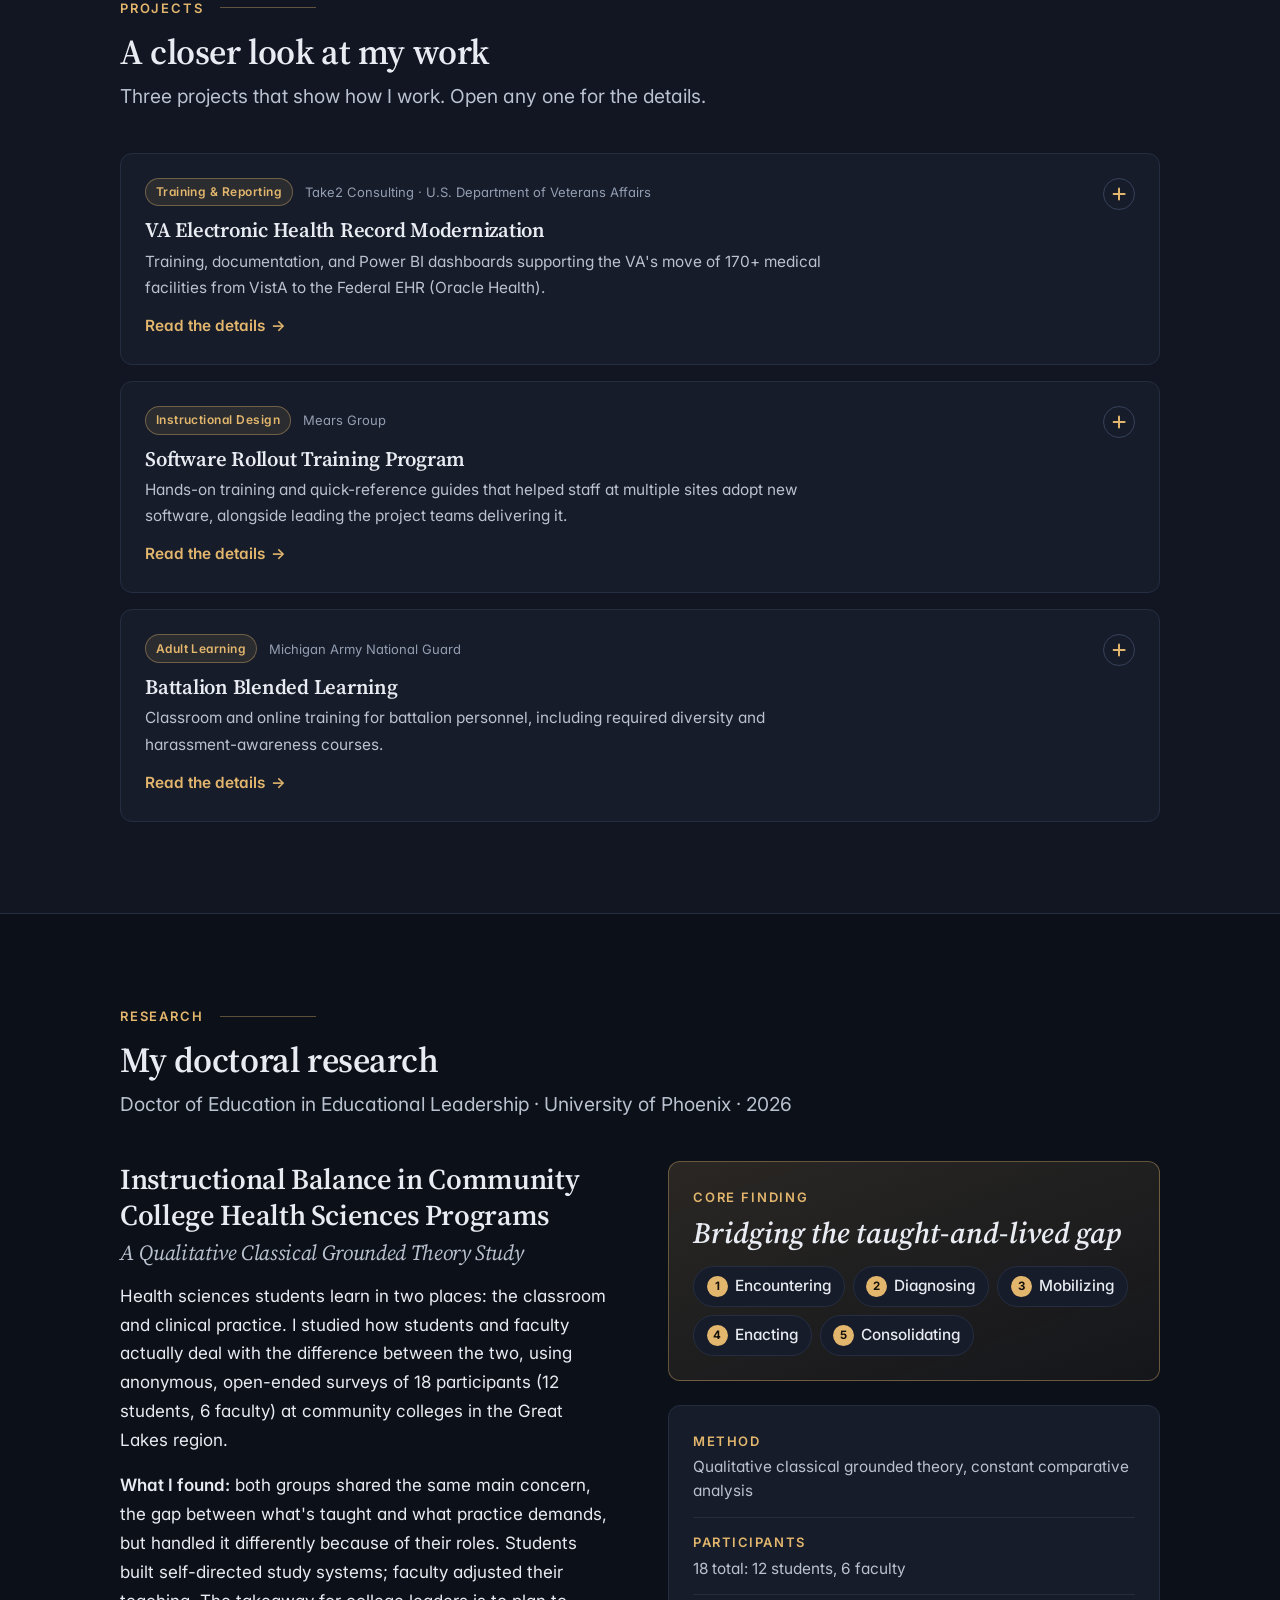
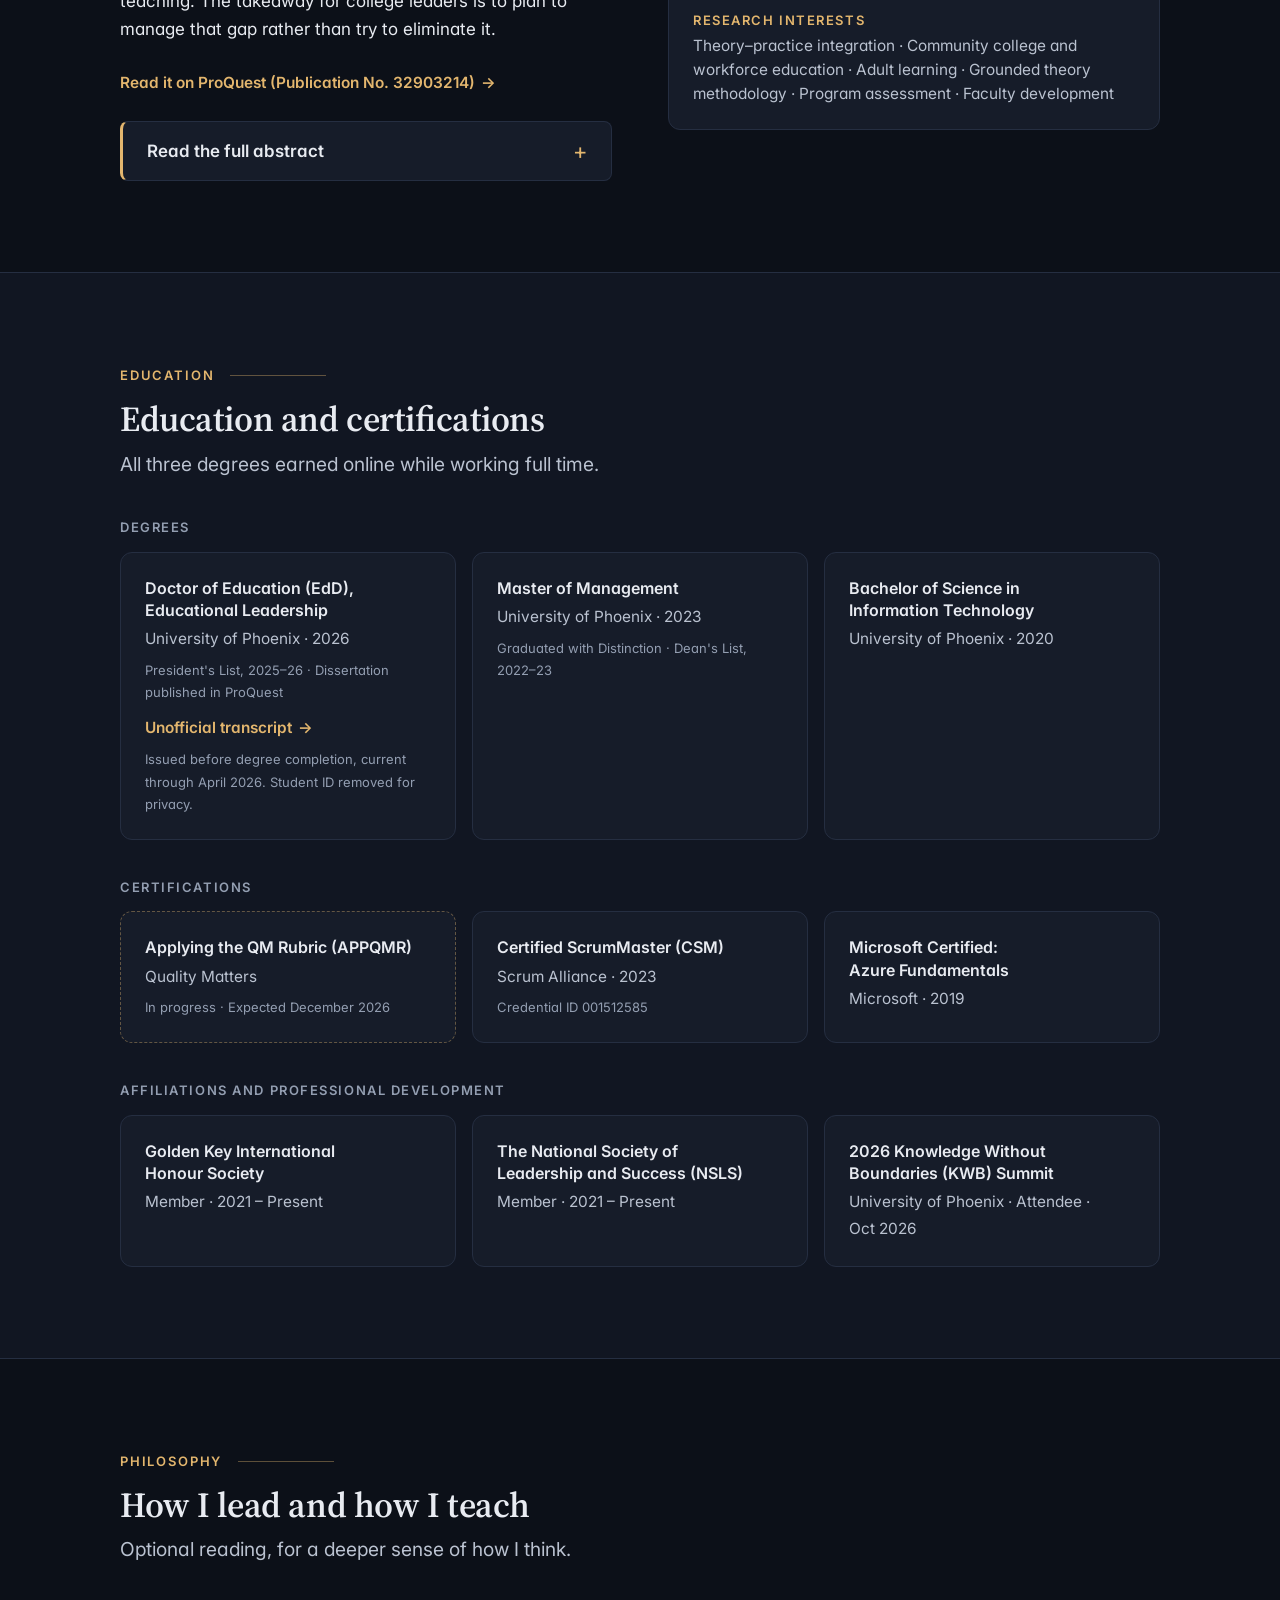
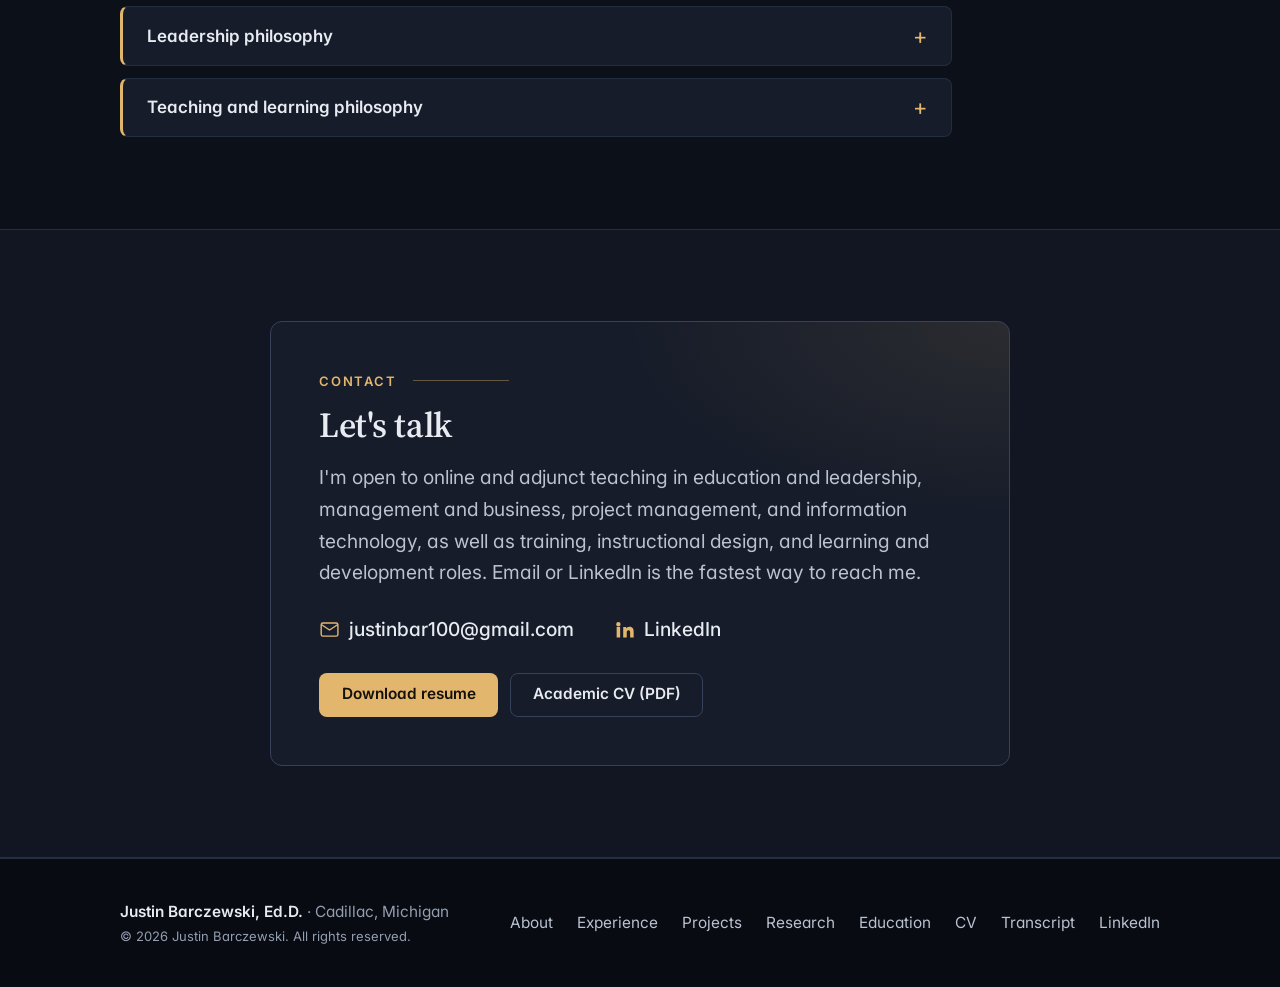
<file: work/index.html>
<!DOCTYPE html>
<html lang="en">
<head>
<meta charset="utf-8">
<meta name="viewport" content="width=device-width, initial-scale=1">
<meta name="robots" content="noindex">
<meta http-equiv="refresh" content="0; url=/#work">
<link rel="canonical" href="https://justin2988.github.io/">
<title>Moved — Justin Barczewski</title>
</head>
<body>
<p>This content now lives on the single-page portfolio. <a href="/#work">Continue to justin2988.github.io</a></p>
<script>location.replace("/#work");</script>
</body>
</html>
</file>
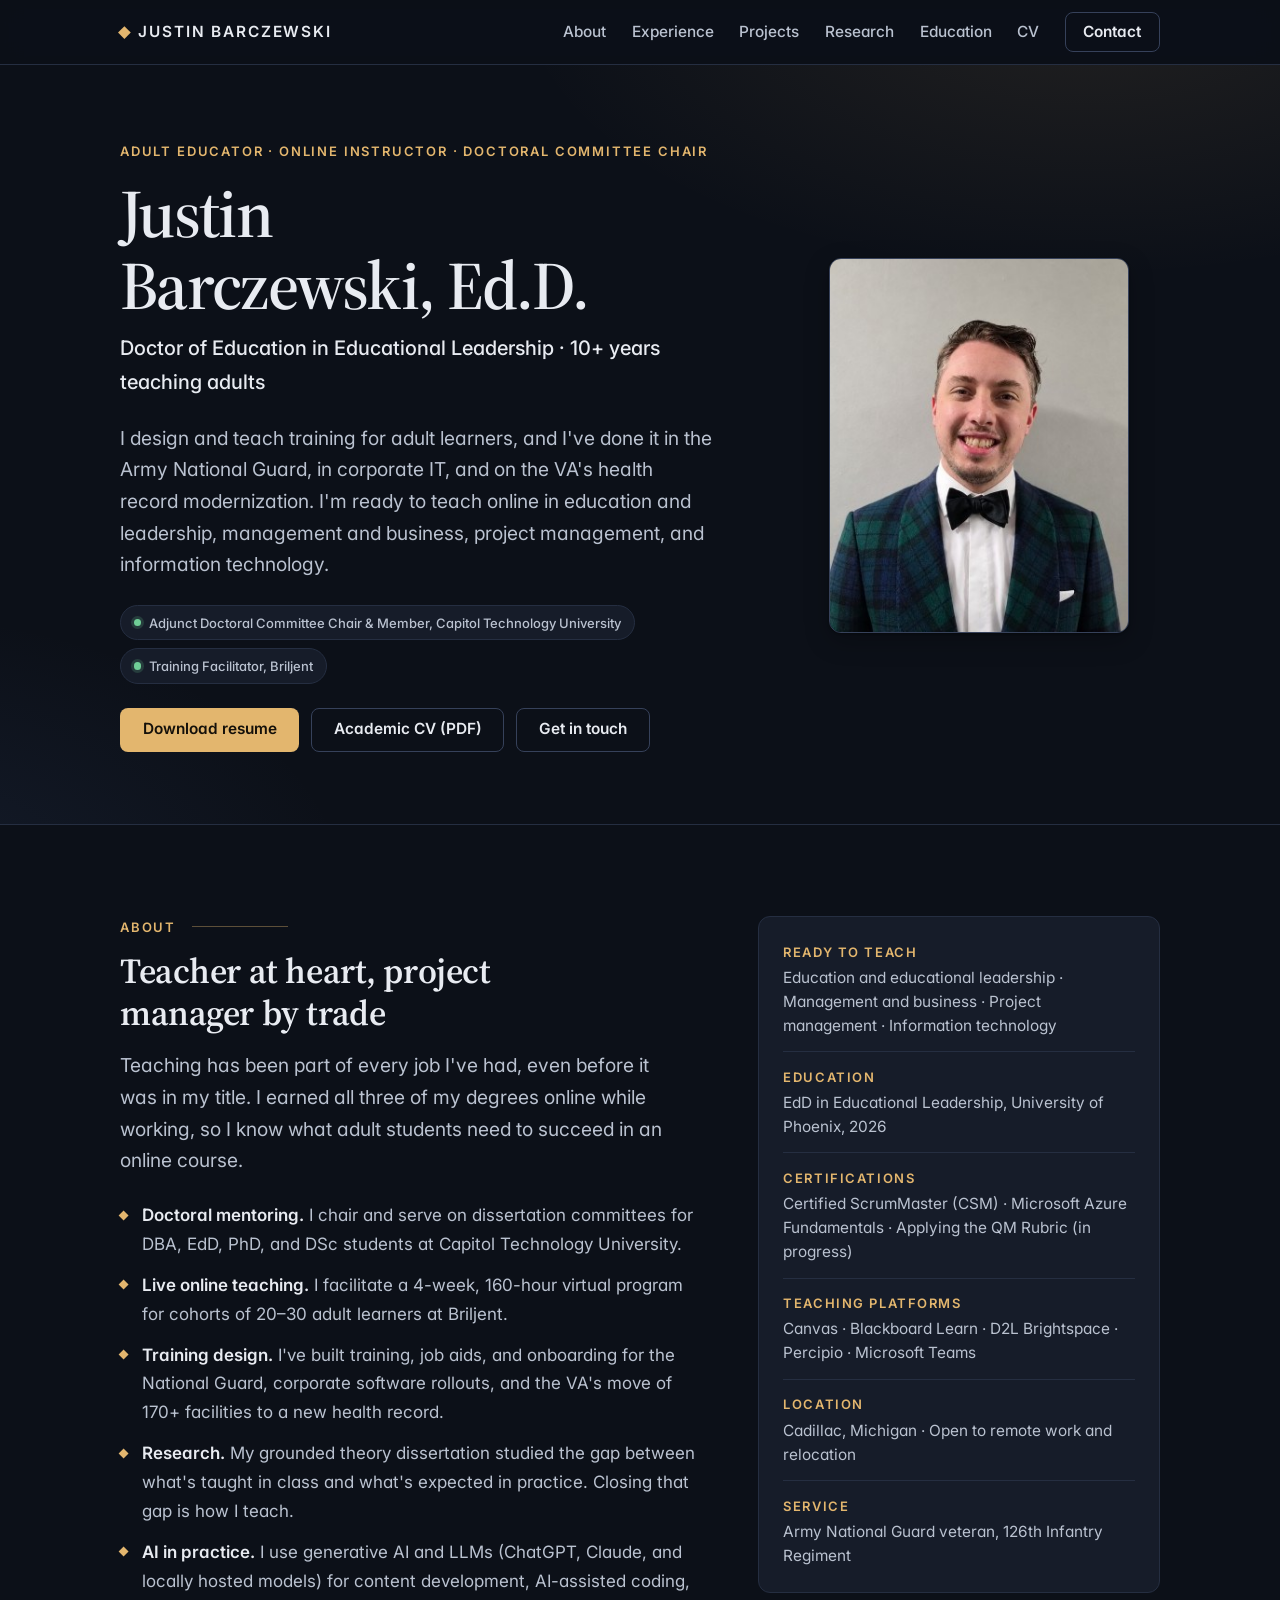
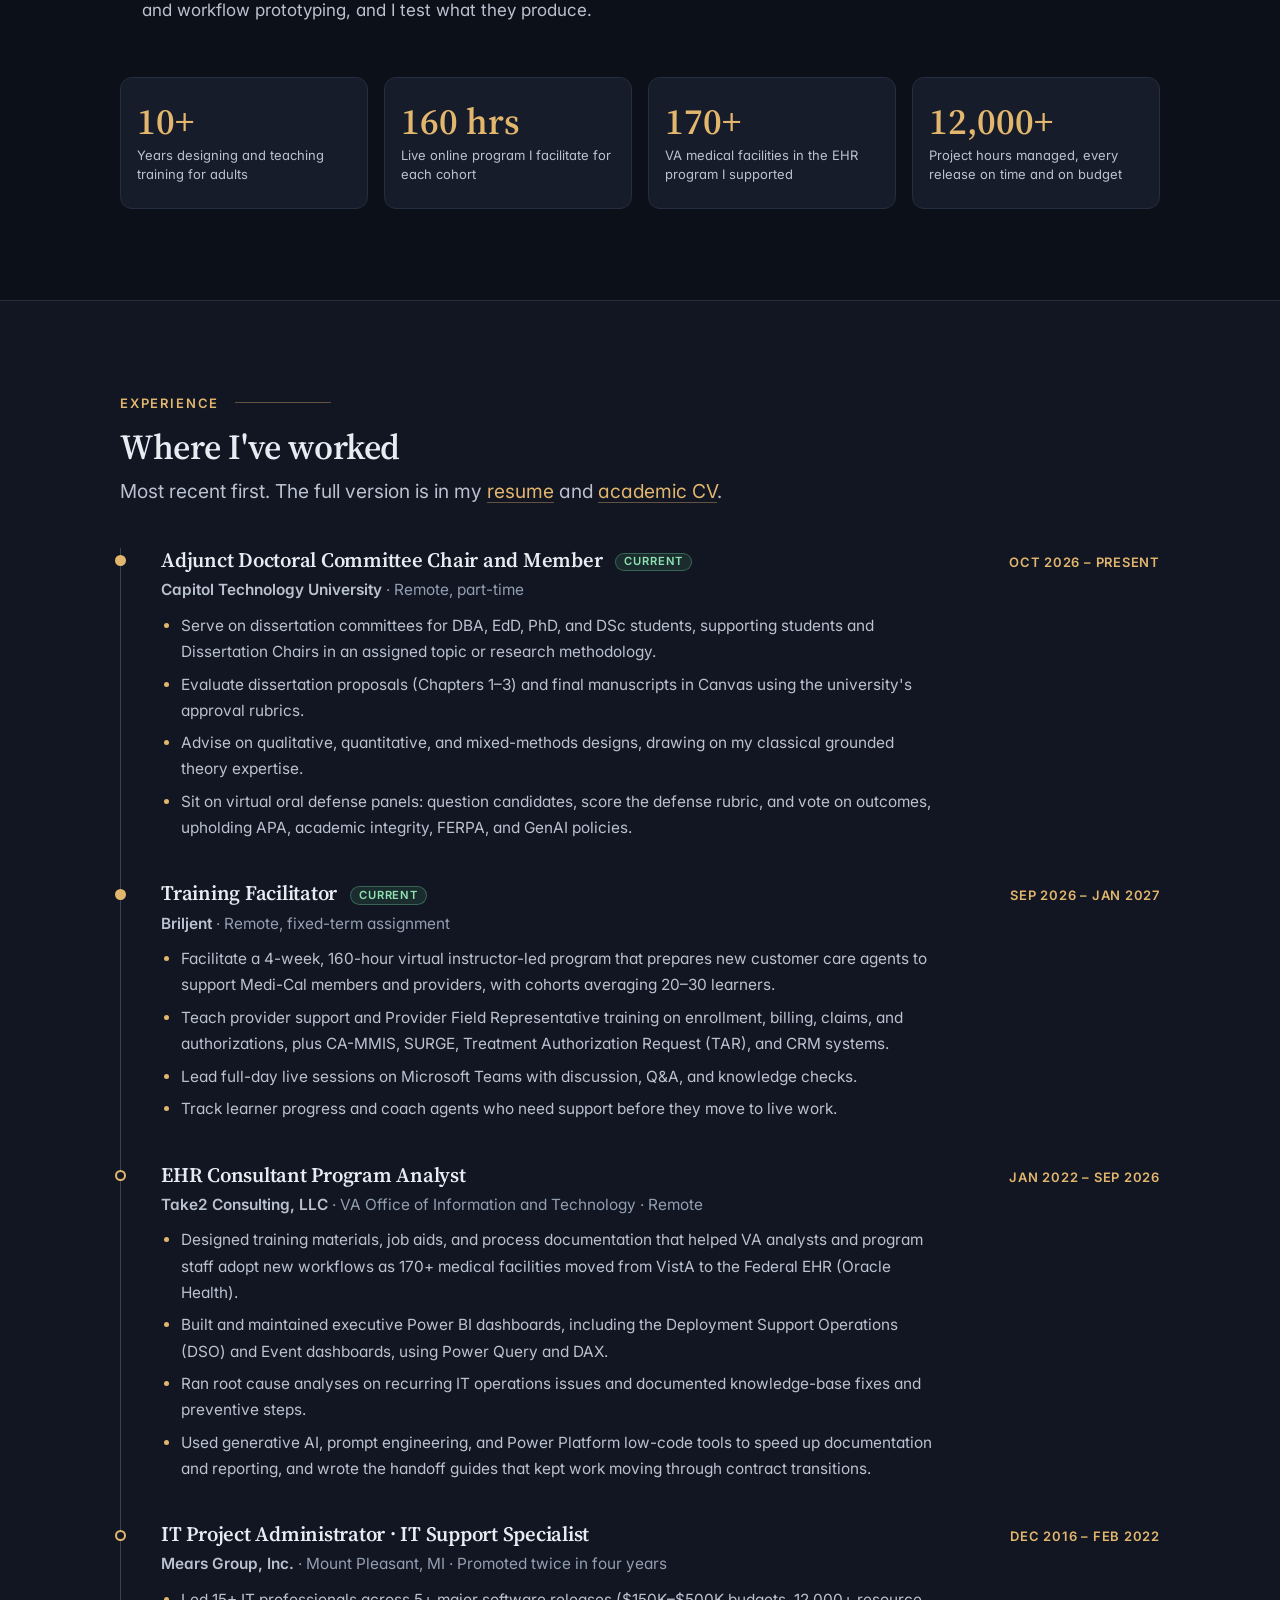
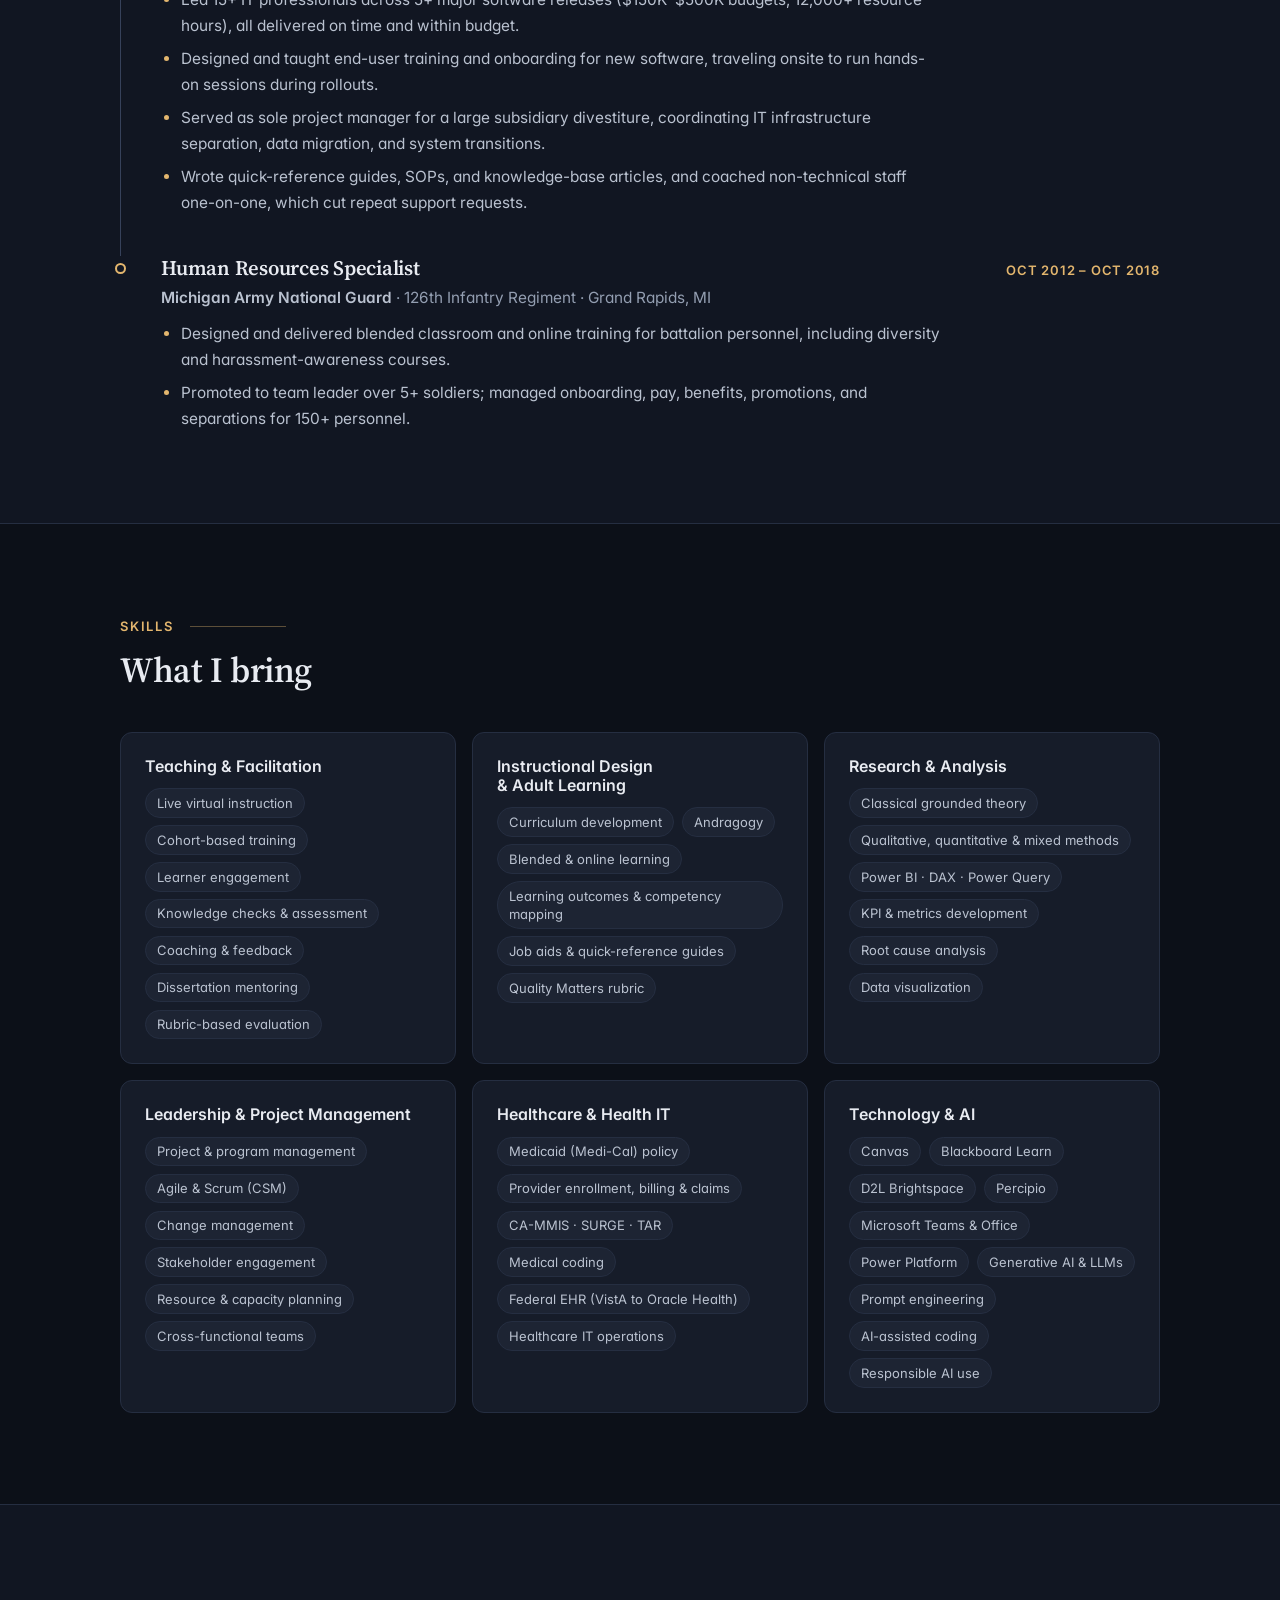
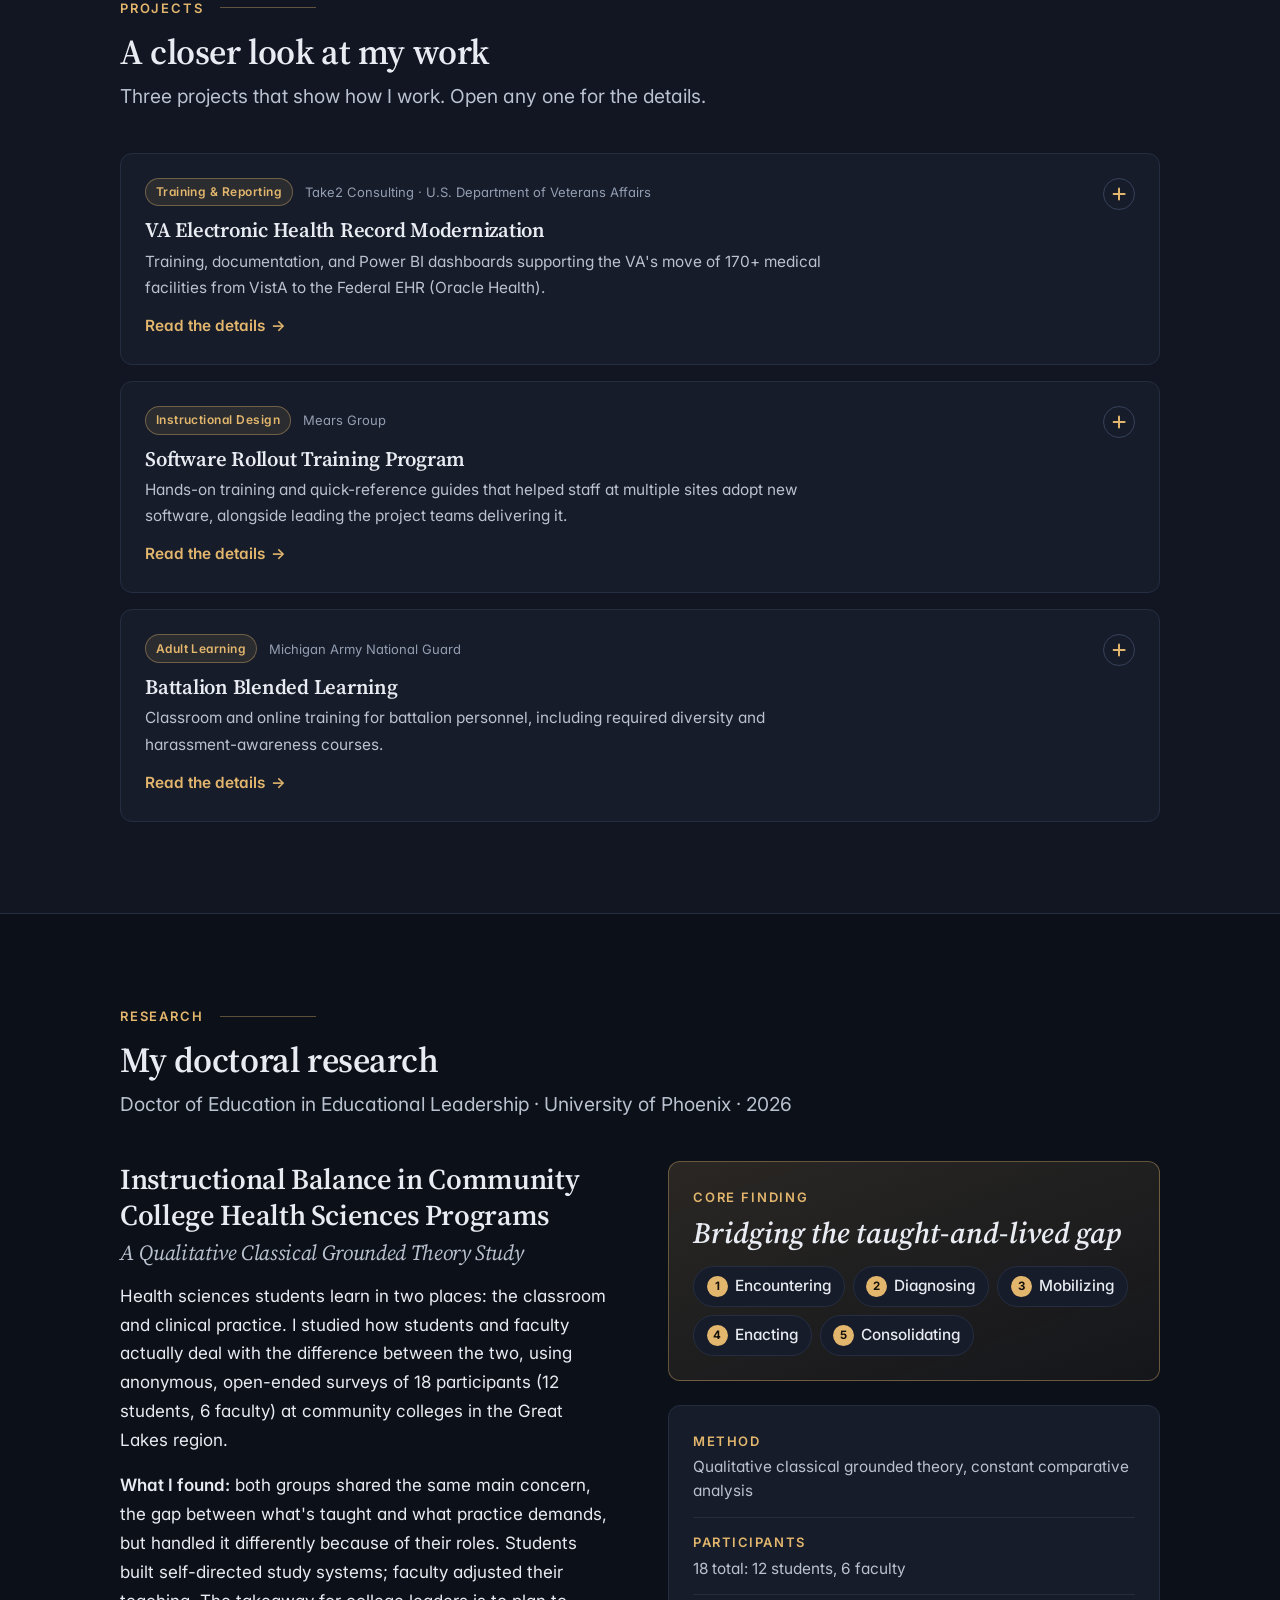
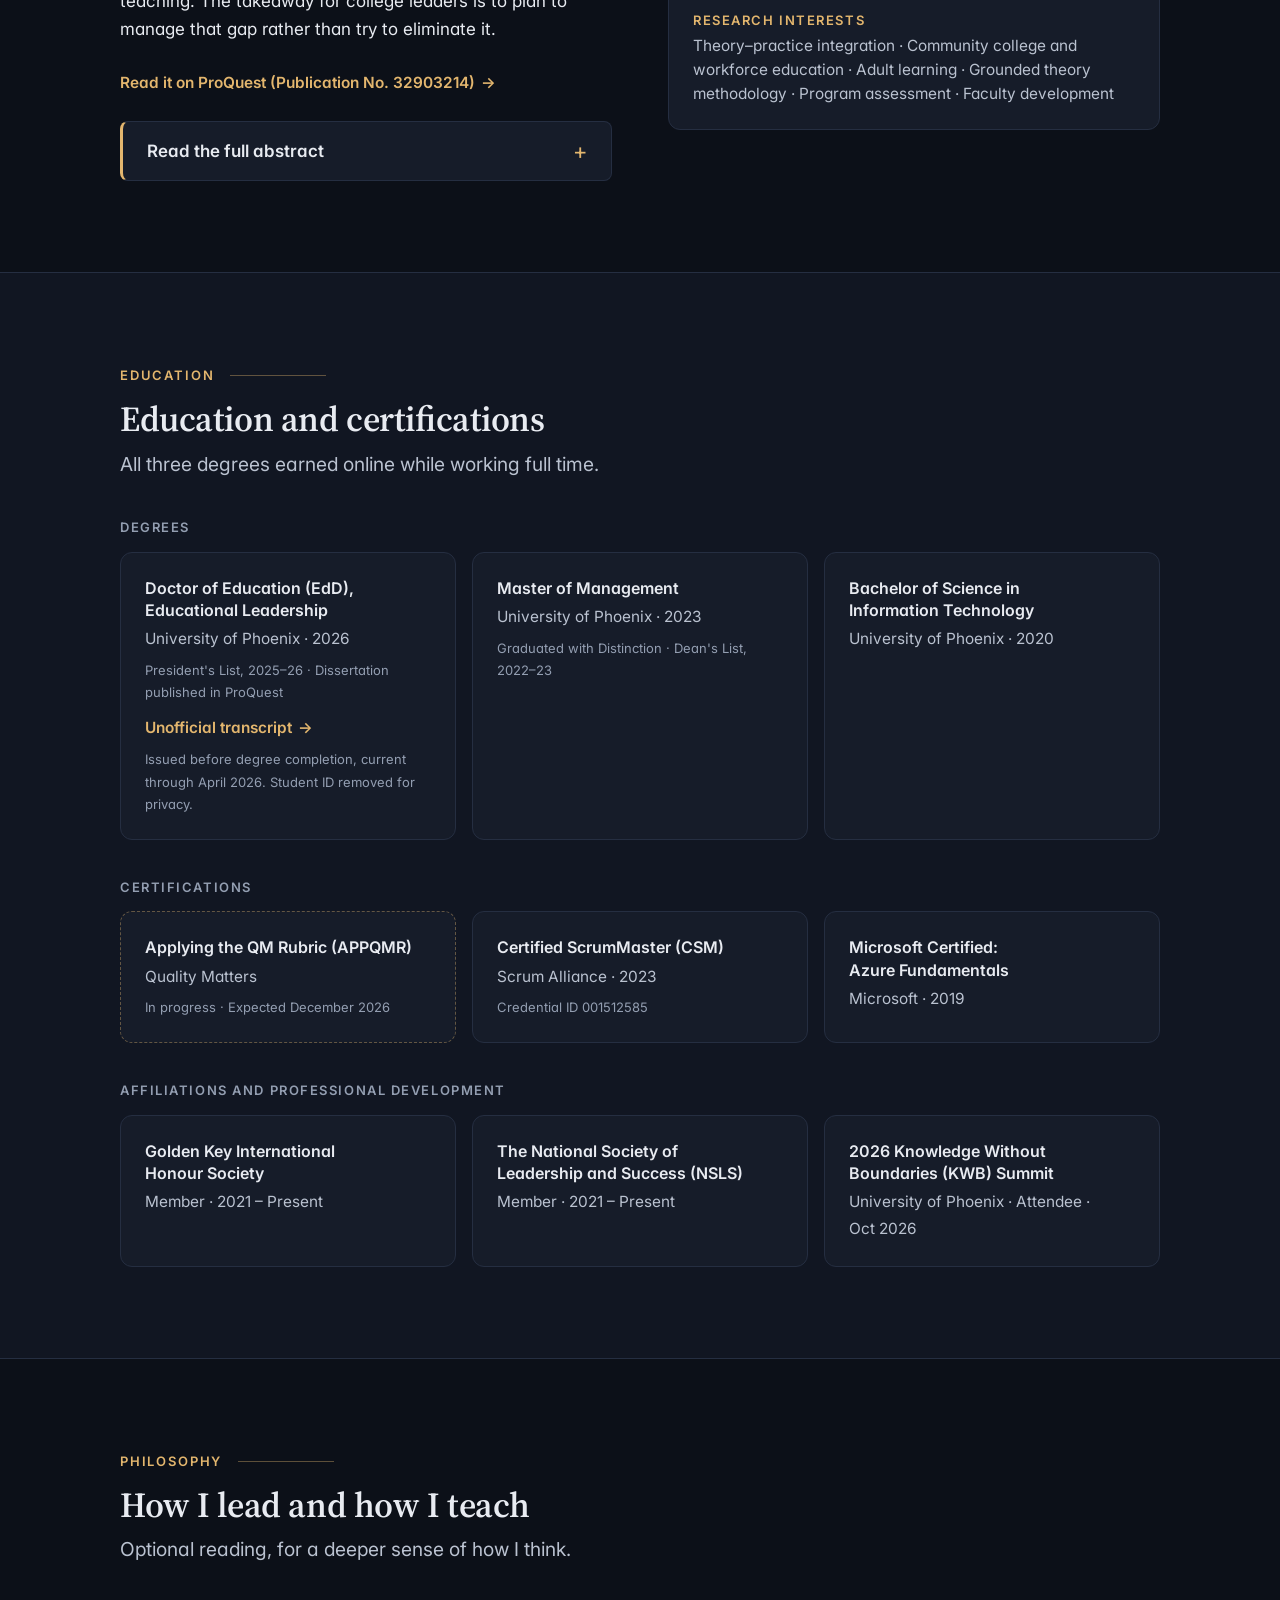
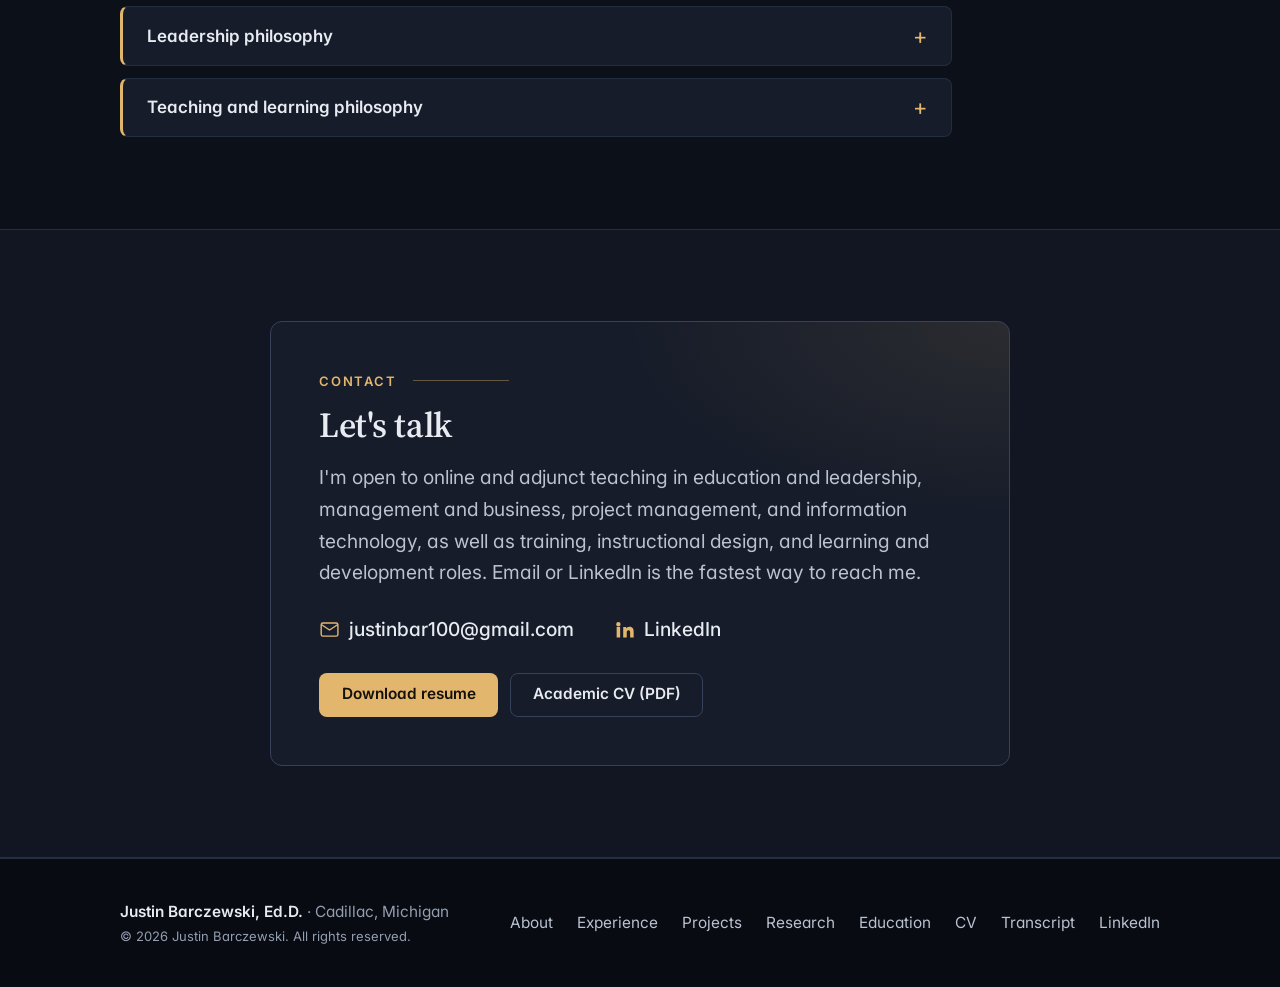
<file: about.html>
<!DOCTYPE html>
<html lang="en">
<head>
<meta charset="utf-8">
<meta name="viewport" content="width=device-width, initial-scale=1">
<meta name="robots" content="noindex">
<meta http-equiv="refresh" content="0; url=/#about">
<link rel="canonical" href="https://justin2988.github.io/">
<title>Moved — Justin Barczewski</title>
</head>
<body>
<p>This content now lives on the single-page portfolio. <a href="/#about">Continue to justin2988.github.io</a></p>
<script>location.replace("/#about");</script>
</body>
</html>
</file>
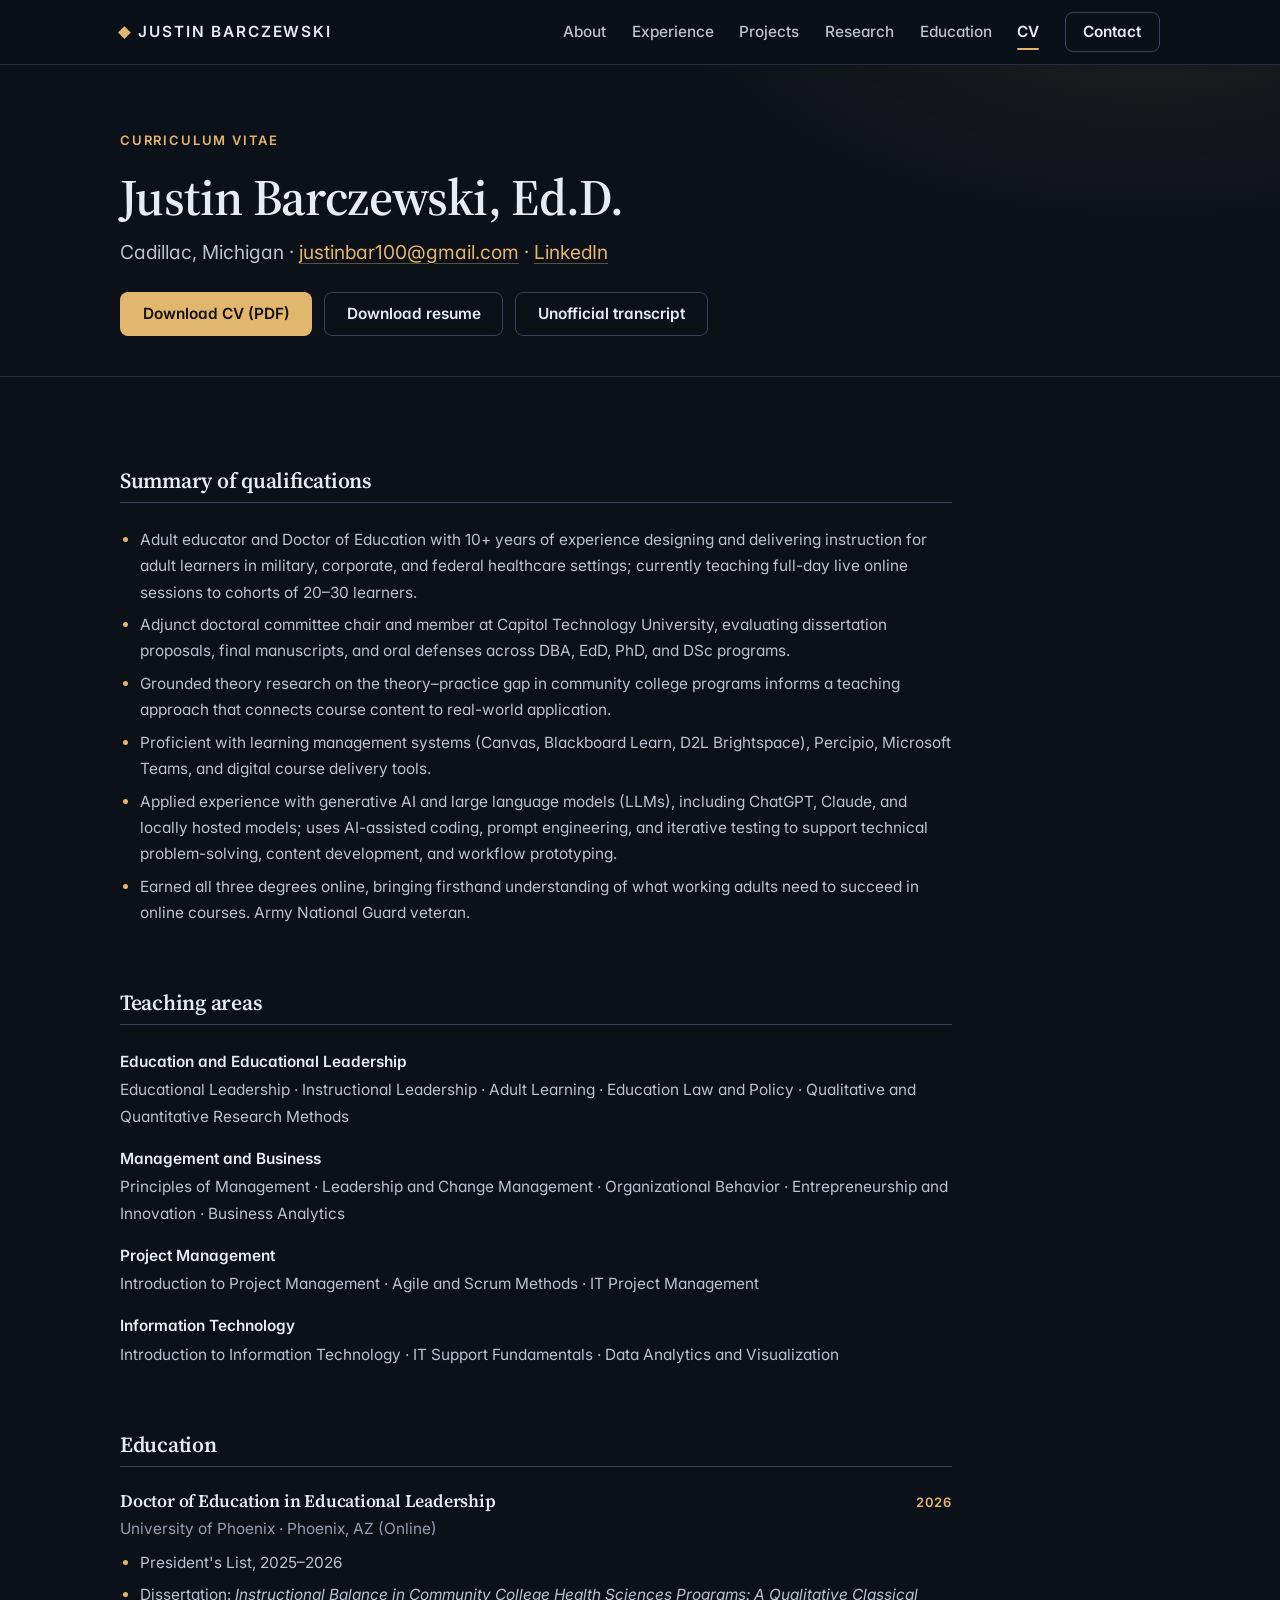
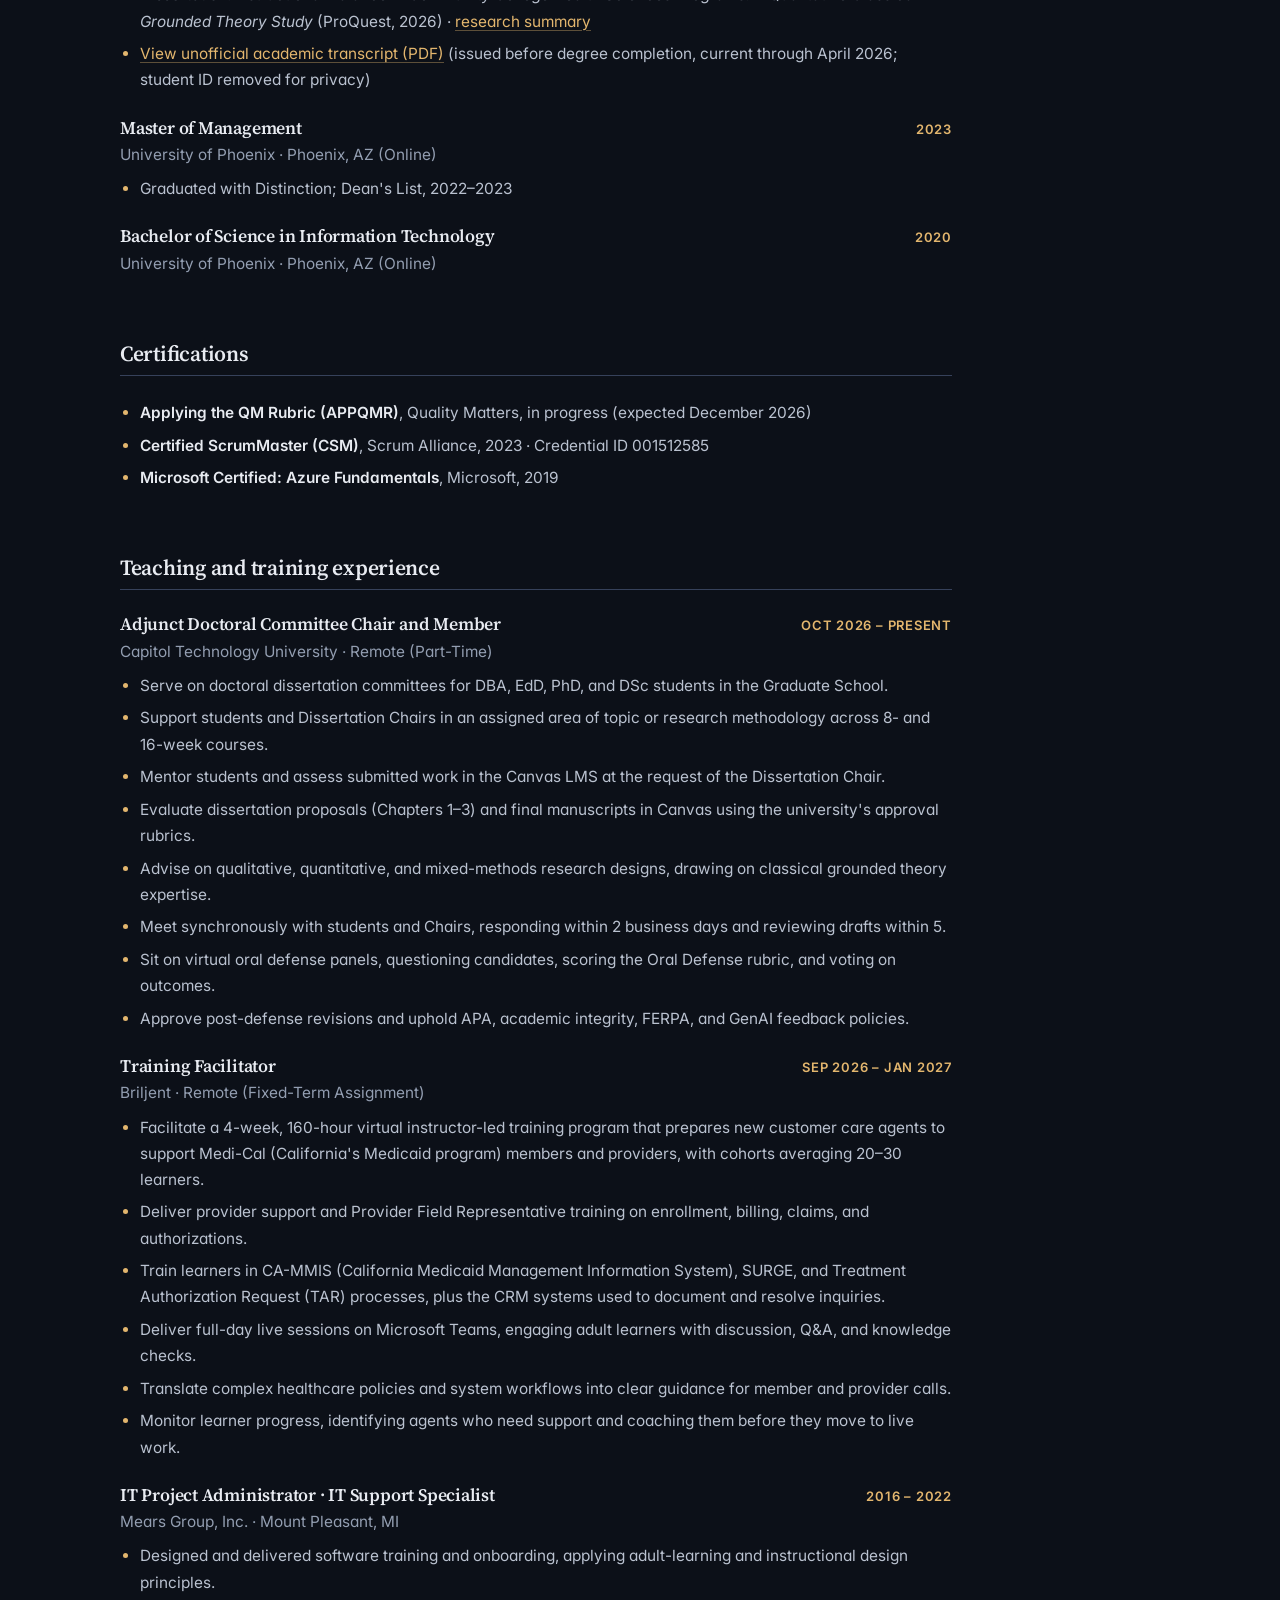
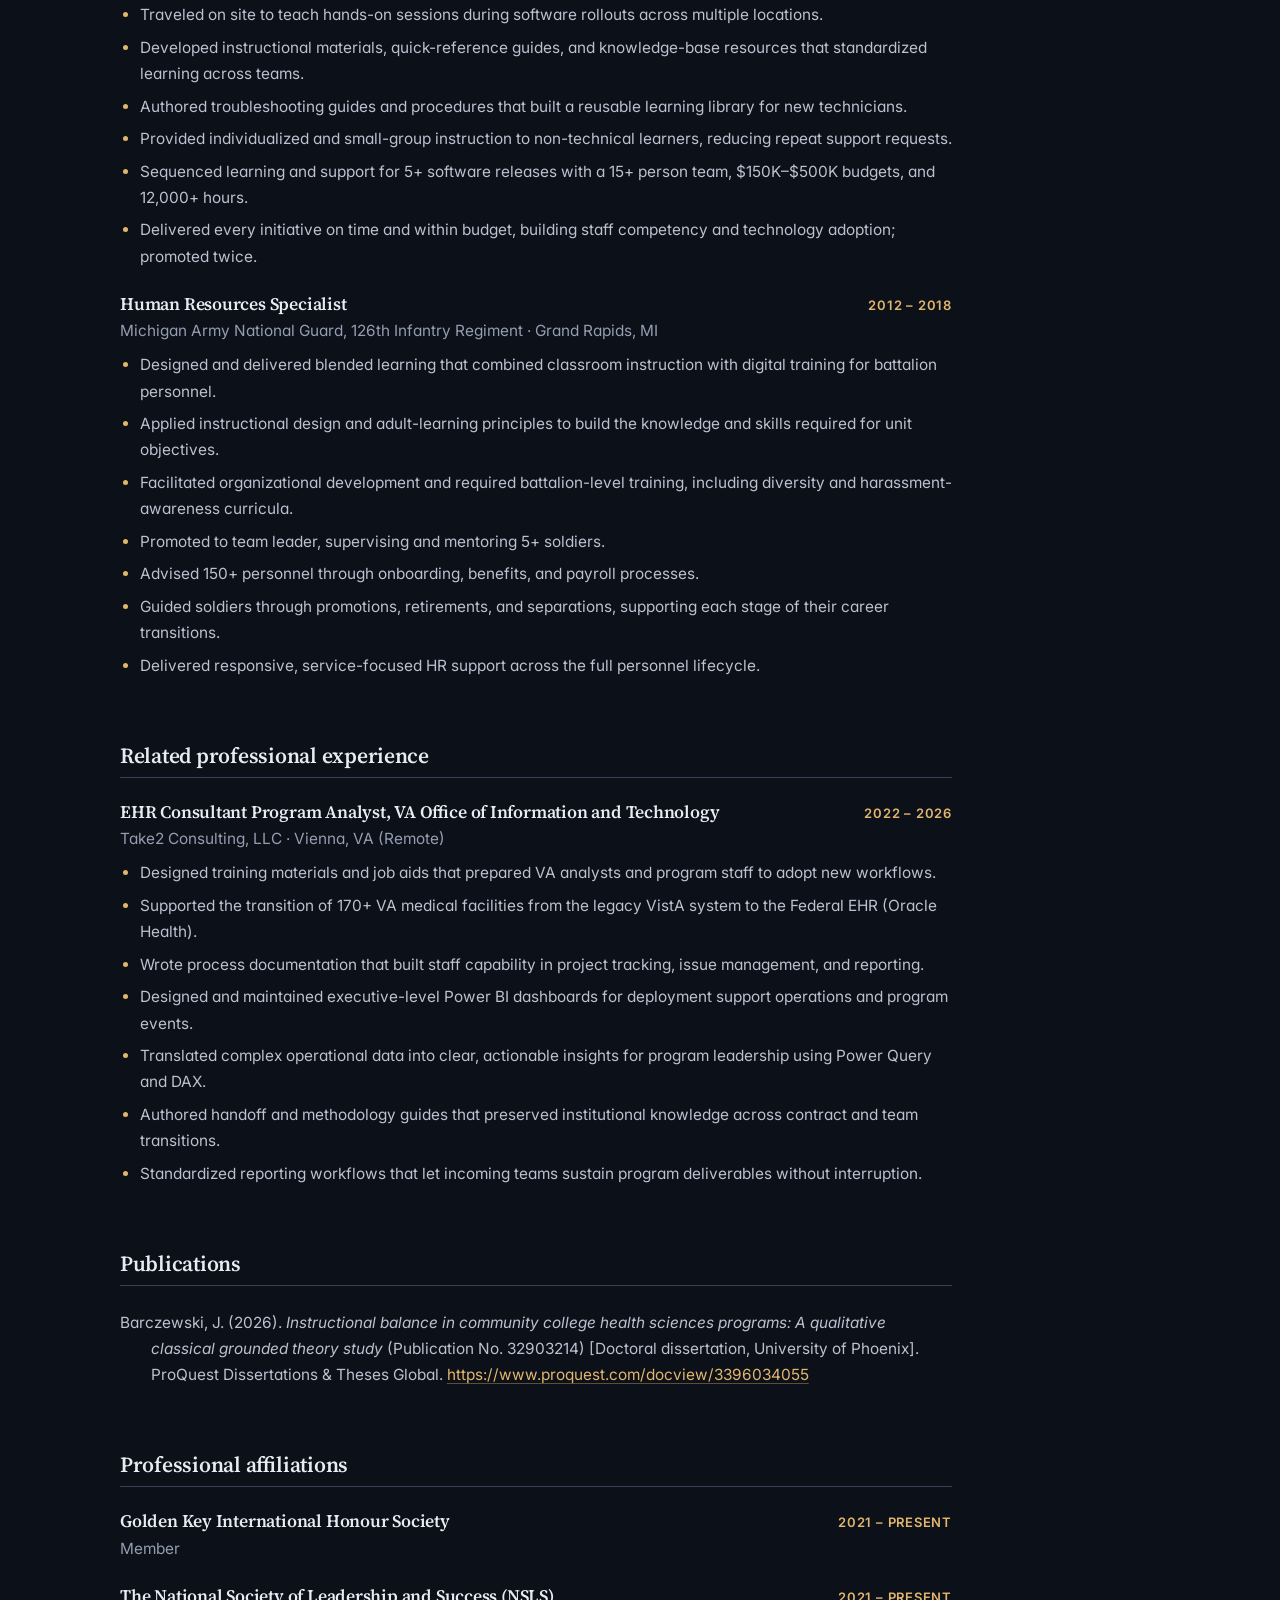
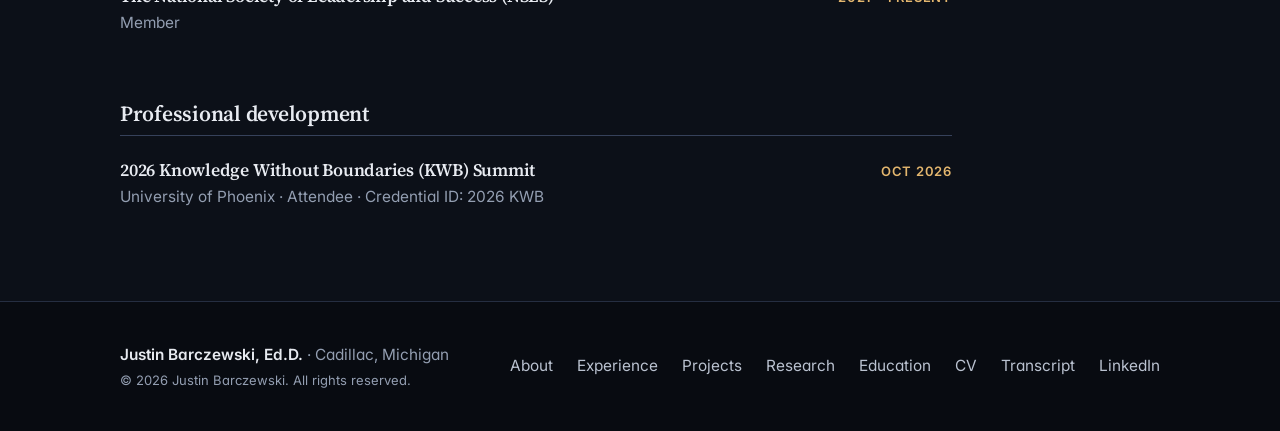
<file: cv.html>
<!DOCTYPE html>
<html lang="en" class="no-js">
<head>
<meta charset="utf-8">
<meta name="viewport" content="width=device-width, initial-scale=1">

<title>Curriculum Vitae | Justin Barczewski, Ed.D.</title>
<meta name="description" content="Academic curriculum vitae of Justin Barczewski, Ed.D.: adult educator and adjunct doctoral committee chair with teaching areas in education and educational leadership, management and business, project management, and information technology.">
<meta name="author" content="Justin Barczewski">
<link rel="canonical" href="https://justin2988.github.io/cv.html">

<meta property="og:type" content="profile">
<meta property="og:site_name" content="Justin Barczewski">
<meta property="og:title" content="Curriculum Vitae | Justin Barczewski, Ed.D.">
<meta property="og:description" content="Teaching areas, education, certifications, teaching and training experience, publications, and affiliations.">
<meta property="og:url" content="https://justin2988.github.io/cv.html">
<meta property="og:image" content="https://justin2988.github.io/assets/img/og-image.png">
<meta property="og:image:width" content="1200">
<meta property="og:image:height" content="630">
<meta property="og:image:alt" content="Justin Barczewski, Ed.D.: Adult Educator, Online Instructor, Doctoral Committee Chair">
<meta name="twitter:card" content="summary_large_image">

<link rel="icon" href="/assets/img/favicon.svg" type="image/svg+xml">
<link rel="manifest" href="/site.webmanifest">
<meta name="theme-color" content="#0C1018">

<link rel="preconnect" href="https://fonts.googleapis.com">
<link rel="preconnect" href="https://fonts.gstatic.com" crossorigin>
<link href="https://fonts.googleapis.com/css2?family=Inter:wght@400;500;600;700&amp;family=Source+Serif+4:opsz,wght@8..60,400;8..60,600;8..60,700&amp;display=swap" rel="stylesheet">
<link rel="stylesheet" href="/assets/css/site.css">
</head>

<body>
<a class="skip-link" href="#main">Skip to content</a>

<!-- SHARED:HEADER start -->
<header class="site-header">
  <div class="container site-header__inner">
    <a class="brand" href="/">Justin Barczewski</a>
    <button class="nav__toggle" type="button" aria-expanded="false" aria-controls="site-nav">
      <span class="nav__toggle-bars"></span>
      <span class="visually-hidden">Menu</span>
    </button>
    <nav class="nav" id="site-nav" aria-label="Primary">
      <ul class="nav__list">
        <li><a class="nav__link" href="/#about">About</a></li>
        <li><a class="nav__link" href="/#experience">Experience</a></li>
        <li><a class="nav__link" href="/#work">Projects</a></li>
        <li><a class="nav__link" href="/#research">Research</a></li>
        <li><a class="nav__link" href="/#credentials">Education</a></li>
        <li><a class="nav__link" href="/cv.html" aria-current="page">CV</a></li>
      </ul>
      <a class="btn btn--ghost" href="/#contact">Contact</a>
    </nav>
  </div>
</header>
<!-- SHARED:HEADER end -->

<main id="main">

  <section class="page-header">
    <div class="container">
      <span class="eyebrow">Curriculum vitae</span>
      <h1>Justin Barczewski, Ed.D.</h1>
      <p class="lead">
        Cadillac, Michigan ·
        <a data-email-user="justinbar100" data-email-domain="gmail.com" hidden><span data-email-label>Email</span></a><noscript>justinbar100 [at] gmail [dot] com</noscript> ·
        <a href="https://www.linkedin.com/in/justin-barczewski-ed-d-542234149/" rel="me noopener" target="_blank">LinkedIn<span class="visually-hidden"> (opens in a new tab)</span></a>
      </p>
      <div class="btn-row no-print">
        <a class="btn btn--primary" href="/assets/docs/Justin_Barczewski_CV.pdf" target="_blank" rel="noopener">Download CV (PDF)<span class="visually-hidden"> (opens in a new tab)</span></a>
        <a class="btn btn--ghost" href="/assets/docs/Justin_Barczewski_Resume.docx" download>Download resume</a>
        <a class="btn btn--ghost" href="/assets/docs/Justin_Barczewski_Unofficial_Transcript.pdf" target="_blank" rel="noopener">Unofficial transcript<span class="visually-hidden"> (PDF opens in a new tab)</span></a>
      </div>
    </div>
  </section>

  <section class="section">
    <div class="container">
      <div class="prose prose--wide">

        <!-- ============================================================ -->
        <section class="cv-section">
          <h2>Summary of qualifications</h2>
          <ul>
            <li>
              Adult educator and Doctor of Education with 10+ years of experience designing and
              delivering instruction for adult learners in military, corporate, and federal
              healthcare settings; currently teaching full-day live online sessions to cohorts of
              20–30 learners.
            </li>
            <li>
              Adjunct doctoral committee chair and member at Capitol Technology University,
              evaluating dissertation proposals, final manuscripts, and oral defenses across DBA,
              EdD, PhD, and DSc programs.
            </li>
            <li>
              Grounded theory research on the theory–practice gap in community college programs
              informs a teaching approach that connects course content to real-world application.
            </li>
            <li>
              Proficient with learning management systems (Canvas, Blackboard Learn, D2L
              Brightspace), Percipio, Microsoft Teams, and digital course delivery tools.
            </li>
            <li>
              Applied experience with generative AI and large language models (LLMs), including
              ChatGPT, Claude, and locally hosted models; uses AI-assisted coding, prompt
              engineering, and iterative testing to support technical problem-solving, content
              development, and workflow prototyping.
            </li>
            <li>
              Earned all three degrees online, bringing firsthand understanding of what working
              adults need to succeed in online courses. Army National Guard veteran.
            </li>
          </ul>
        </section>

        <!-- ============================================================ -->
        <section class="cv-section">
          <h2>Teaching areas</h2>

          <dl class="cv-competency">
            <dt>Education and Educational Leadership</dt>
            <dd>
              Educational Leadership · Instructional Leadership · Adult Learning · Education Law and
              Policy · Qualitative and Quantitative Research Methods
            </dd>
          </dl>

          <dl class="cv-competency">
            <dt>Management and Business</dt>
            <dd>
              Principles of Management · Leadership and Change Management · Organizational Behavior ·
              Entrepreneurship and Innovation · Business Analytics
            </dd>
          </dl>

          <dl class="cv-competency">
            <dt>Project Management</dt>
            <dd>
              Introduction to Project Management · Agile and Scrum Methods · IT Project Management
            </dd>
          </dl>

          <dl class="cv-competency">
            <dt>Information Technology</dt>
            <dd>
              Introduction to Information Technology · IT Support Fundamentals · Data Analytics and
              Visualization
            </dd>
          </dl>
        </section>

        <!-- ============================================================ -->
        <section class="cv-section">
          <h2>Education</h2>

          <div class="cv-entry">
            <div class="cv-entry__head">
              <h3 class="cv-entry__title">Doctor of Education in Educational Leadership</h3>
              <span class="cv-entry__period">2026</span>
            </div>
            <p class="cv-entry__org">University of Phoenix · Phoenix, AZ (Online)</p>
            <ul>
              <li>President's List, 2025–2026</li>
              <li>
                Dissertation: <em>Instructional Balance in Community College Health Sciences
                Programs: A Qualitative Classical Grounded Theory Study</em> (ProQuest, 2026) ·
                <a href="/#research">research summary</a>
              </li>
              <li class="no-print">
                <a href="/assets/docs/Justin_Barczewski_Unofficial_Transcript.pdf" target="_blank" rel="noopener">View unofficial academic transcript (PDF)<span class="visually-hidden"> (opens in a new tab)</span></a>
                (issued before degree completion, current through April 2026; student ID removed
                for privacy)
              </li>
            </ul>
          </div>

          <div class="cv-entry">
            <div class="cv-entry__head">
              <h3 class="cv-entry__title">Master of Management</h3>
              <span class="cv-entry__period">2023</span>
            </div>
            <p class="cv-entry__org">University of Phoenix · Phoenix, AZ (Online)</p>
            <ul>
              <li>Graduated with Distinction; Dean's List, 2022–2023</li>
            </ul>
          </div>

          <div class="cv-entry">
            <div class="cv-entry__head">
              <h3 class="cv-entry__title">Bachelor of Science in Information Technology</h3>
              <span class="cv-entry__period">2020</span>
            </div>
            <p class="cv-entry__org">University of Phoenix · Phoenix, AZ (Online)</p>
          </div>
        </section>

        <!-- ============================================================ -->
        <section class="cv-section">
          <h2>Certifications</h2>
          <ul>
            <li><strong>Applying the QM Rubric (APPQMR)</strong>, Quality Matters, in progress (expected December 2026)</li>
            <li><strong>Certified ScrumMaster (CSM)</strong>, Scrum Alliance, 2023 · Credential ID 001512585</li>
            <li><strong>Microsoft Certified: Azure Fundamentals</strong>, Microsoft, 2019</li>
          </ul>
        </section>

        <!-- ============================================================ -->
        <section class="cv-section">
          <h2>Teaching and training experience</h2>

          <div class="cv-entry">
            <div class="cv-entry__head">
              <h3 class="cv-entry__title">Adjunct Doctoral Committee Chair and Member</h3>
              <span class="cv-entry__period">Oct 2026 – Present</span>
            </div>
            <p class="cv-entry__org">Capitol Technology University · Remote (Part-Time)</p>
            <ul>
              <li>Serve on doctoral dissertation committees for DBA, EdD, PhD, and DSc students in the Graduate School.</li>
              <li>Support students and Dissertation Chairs in an assigned area of topic or research methodology across 8- and 16-week courses.</li>
              <li>Mentor students and assess submitted work in the Canvas LMS at the request of the Dissertation Chair.</li>
              <li>Evaluate dissertation proposals (Chapters 1–3) and final manuscripts in Canvas using the university's approval rubrics.</li>
              <li>Advise on qualitative, quantitative, and mixed-methods research designs, drawing on classical grounded theory expertise.</li>
              <li>Meet synchronously with students and Chairs, responding within 2 business days and reviewing drafts within 5.</li>
              <li>Sit on virtual oral defense panels, questioning candidates, scoring the Oral Defense rubric, and voting on outcomes.</li>
              <li>Approve post-defense revisions and uphold APA, academic integrity, FERPA, and GenAI feedback policies.</li>
            </ul>
          </div>

          <div class="cv-entry">
            <div class="cv-entry__head">
              <h3 class="cv-entry__title">Training Facilitator</h3>
              <span class="cv-entry__period">Sep 2026 – Jan 2027</span>
            </div>
            <p class="cv-entry__org">Briljent · Remote (Fixed-Term Assignment)</p>
            <ul>
              <li>Facilitate a 4-week, 160-hour virtual instructor-led training program that prepares new customer care agents to support Medi-Cal (California's Medicaid program) members and providers, with cohorts averaging 20–30 learners.</li>
              <li>Deliver provider support and Provider Field Representative training on enrollment, billing, claims, and authorizations.</li>
              <li>Train learners in CA-MMIS (California Medicaid Management Information System), SURGE, and Treatment Authorization Request (TAR) processes, plus the CRM systems used to document and resolve inquiries.</li>
              <li>Deliver full-day live sessions on Microsoft Teams, engaging adult learners with discussion, Q&amp;A, and knowledge checks.</li>
              <li>Translate complex healthcare policies and system workflows into clear guidance for member and provider calls.</li>
              <li>Monitor learner progress, identifying agents who need support and coaching them before they move to live work.</li>
            </ul>
          </div>

          <div class="cv-entry">
            <div class="cv-entry__head">
              <h3 class="cv-entry__title">IT Project Administrator · IT Support Specialist</h3>
              <span class="cv-entry__period">2016 – 2022</span>
            </div>
            <p class="cv-entry__org">Mears Group, Inc. · Mount Pleasant, MI</p>
            <ul>
              <li>Designed and delivered software training and onboarding, applying adult-learning and instructional design principles.</li>
              <li>Traveled on site to teach hands-on sessions during software rollouts across multiple locations.</li>
              <li>Developed instructional materials, quick-reference guides, and knowledge-base resources that standardized learning across teams.</li>
              <li>Authored troubleshooting guides and procedures that built a reusable learning library for new technicians.</li>
              <li>Provided individualized and small-group instruction to non-technical learners, reducing repeat support requests.</li>
              <li>Sequenced learning and support for 5+ software releases with a 15+ person team, $150K–$500K budgets, and 12,000+ hours.</li>
              <li>Delivered every initiative on time and within budget, building staff competency and technology adoption; promoted twice.</li>
            </ul>
          </div>

          <div class="cv-entry">
            <div class="cv-entry__head">
              <h3 class="cv-entry__title">Human Resources Specialist</h3>
              <span class="cv-entry__period">2012 – 2018</span>
            </div>
            <p class="cv-entry__org">Michigan Army National Guard, 126th Infantry Regiment · Grand Rapids, MI</p>
            <ul>
              <li>Designed and delivered blended learning that combined classroom instruction with digital training for battalion personnel.</li>
              <li>Applied instructional design and adult-learning principles to build the knowledge and skills required for unit objectives.</li>
              <li>Facilitated organizational development and required battalion-level training, including diversity and harassment-awareness curricula.</li>
              <li>Promoted to team leader, supervising and mentoring 5+ soldiers.</li>
              <li>Advised 150+ personnel through onboarding, benefits, and payroll processes.</li>
              <li>Guided soldiers through promotions, retirements, and separations, supporting each stage of their career transitions.</li>
              <li>Delivered responsive, service-focused HR support across the full personnel lifecycle.</li>
            </ul>
          </div>
        </section>

        <!-- ============================================================ -->
        <section class="cv-section">
          <h2>Related professional experience</h2>

          <div class="cv-entry">
            <div class="cv-entry__head">
              <h3 class="cv-entry__title">EHR Consultant Program Analyst, VA Office of Information and Technology</h3>
              <span class="cv-entry__period">2022 – 2026</span>
            </div>
            <p class="cv-entry__org">Take2 Consulting, LLC · Vienna, VA (Remote)</p>
            <ul>
              <li>Designed training materials and job aids that prepared VA analysts and program staff to adopt new workflows.</li>
              <li>Supported the transition of 170+ VA medical facilities from the legacy VistA system to the Federal EHR (Oracle Health).</li>
              <li>Wrote process documentation that built staff capability in project tracking, issue management, and reporting.</li>
              <li>Designed and maintained executive-level Power BI dashboards for deployment support operations and program events.</li>
              <li>Translated complex operational data into clear, actionable insights for program leadership using Power Query and DAX.</li>
              <li>Authored handoff and methodology guides that preserved institutional knowledge across contract and team transitions.</li>
              <li>Standardized reporting workflows that let incoming teams sustain program deliverables without interruption.</li>
            </ul>
          </div>
        </section>

        <!-- ============================================================ -->
        <section class="cv-section">
          <h2>Publications</h2>
          <p class="cv-citation">
            Barczewski, J. (2026). <em>Instructional balance in community college health sciences
            programs: A qualitative classical grounded theory study</em> (Publication No. 32903214)
            [Doctoral dissertation, University of Phoenix]. ProQuest Dissertations &amp; Theses
            Global. <a href="https://www.proquest.com/docview/3396034055" target="_blank" rel="noopener">https://www.proquest.com/docview/3396034055<span class="visually-hidden"> (opens in a new tab)</span></a>
          </p>
        </section>

        <!-- ============================================================ -->
        <section class="cv-section">
          <h2>Professional affiliations</h2>

          <div class="cv-entry">
            <div class="cv-entry__head">
              <h3 class="cv-entry__title">Golden Key International Honour Society</h3>
              <span class="cv-entry__period">2021 – Present</span>
            </div>
            <p class="cv-entry__org">Member</p>
          </div>

          <div class="cv-entry">
            <div class="cv-entry__head">
              <h3 class="cv-entry__title">The National Society of Leadership and Success (NSLS)</h3>
              <span class="cv-entry__period">2021 – Present</span>
            </div>
            <p class="cv-entry__org">Member</p>
          </div>
        </section>

        <!-- ============================================================ -->
        <section class="cv-section">
          <h2>Professional development</h2>

          <div class="cv-entry">
            <div class="cv-entry__head">
              <h3 class="cv-entry__title">2026 Knowledge Without Boundaries (KWB) Summit</h3>
              <span class="cv-entry__period">Oct 2026</span>
            </div>
            <p class="cv-entry__org">University of Phoenix · Attendee · Credential ID: 2026 KWB</p>
          </div>
        </section>

      </div>
    </div>
  </section>

</main>

<!-- SHARED:FOOTER start -->
<footer class="site-footer">
  <div class="container site-footer__inner">
    <div>
      <p class="mb-0"><strong>Justin Barczewski, Ed.D.</strong> · Cadillac, Michigan</p>
      <p class="site-footer__legal">© <span data-current-year>2026</span> Justin Barczewski. All rights reserved.</p>
    </div>
    <ul class="site-footer__nav">
      <li><a href="/#about">About</a></li>
      <li><a href="/#experience">Experience</a></li>
      <li><a href="/#work">Projects</a></li>
      <li><a href="/#research">Research</a></li>
      <li><a href="/#credentials">Education</a></li>
      <li><a href="/cv.html">CV</a></li>
      <li><a href="/assets/docs/Justin_Barczewski_Unofficial_Transcript.pdf" target="_blank" rel="noopener">Transcript<span class="visually-hidden"> (PDF opens in a new tab)</span></a></li>
      <li><a href="https://www.linkedin.com/in/justin-barczewski-ed-d-542234149/" rel="me noopener" target="_blank">LinkedIn<span class="visually-hidden"> (opens in a new tab)</span></a></li>
    </ul>
  </div>
</footer>
<!-- SHARED:FOOTER end -->

<script src="/assets/js/site.js" defer></script>
</body>
</html>
</file>
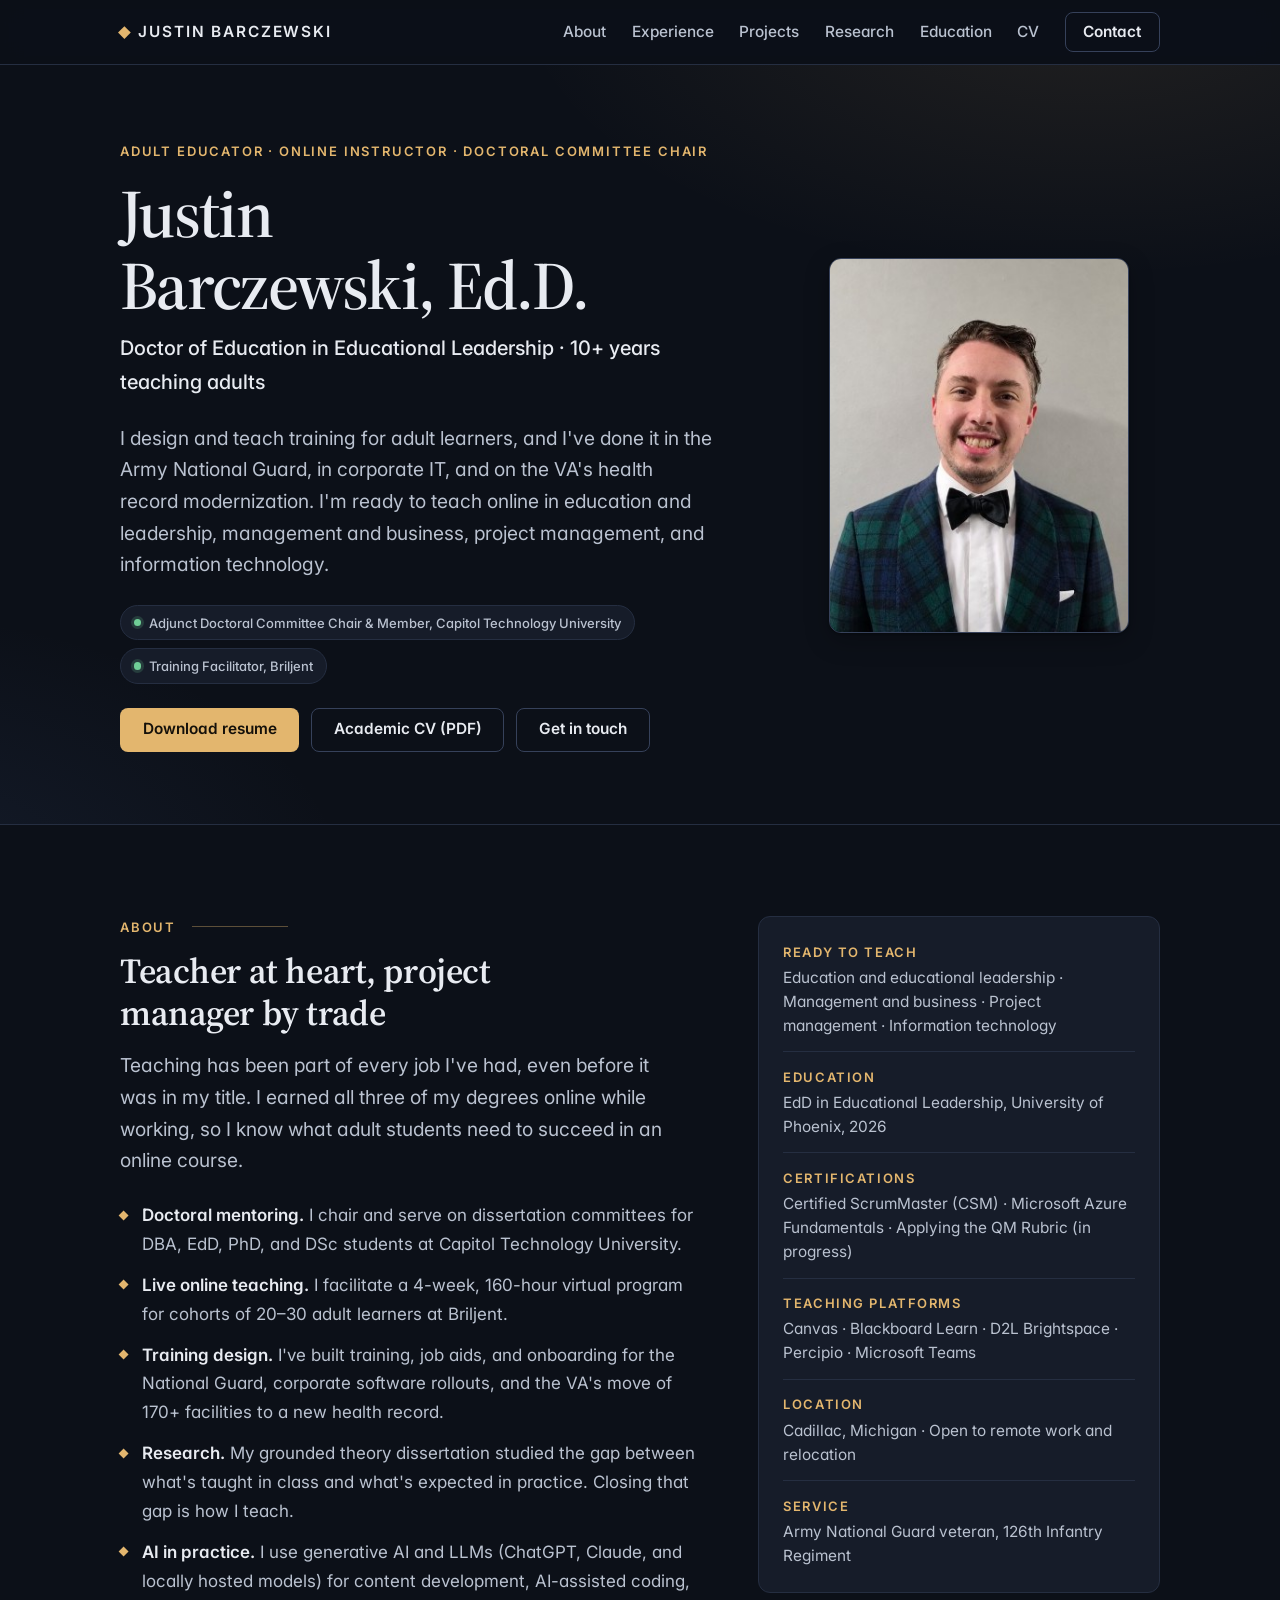
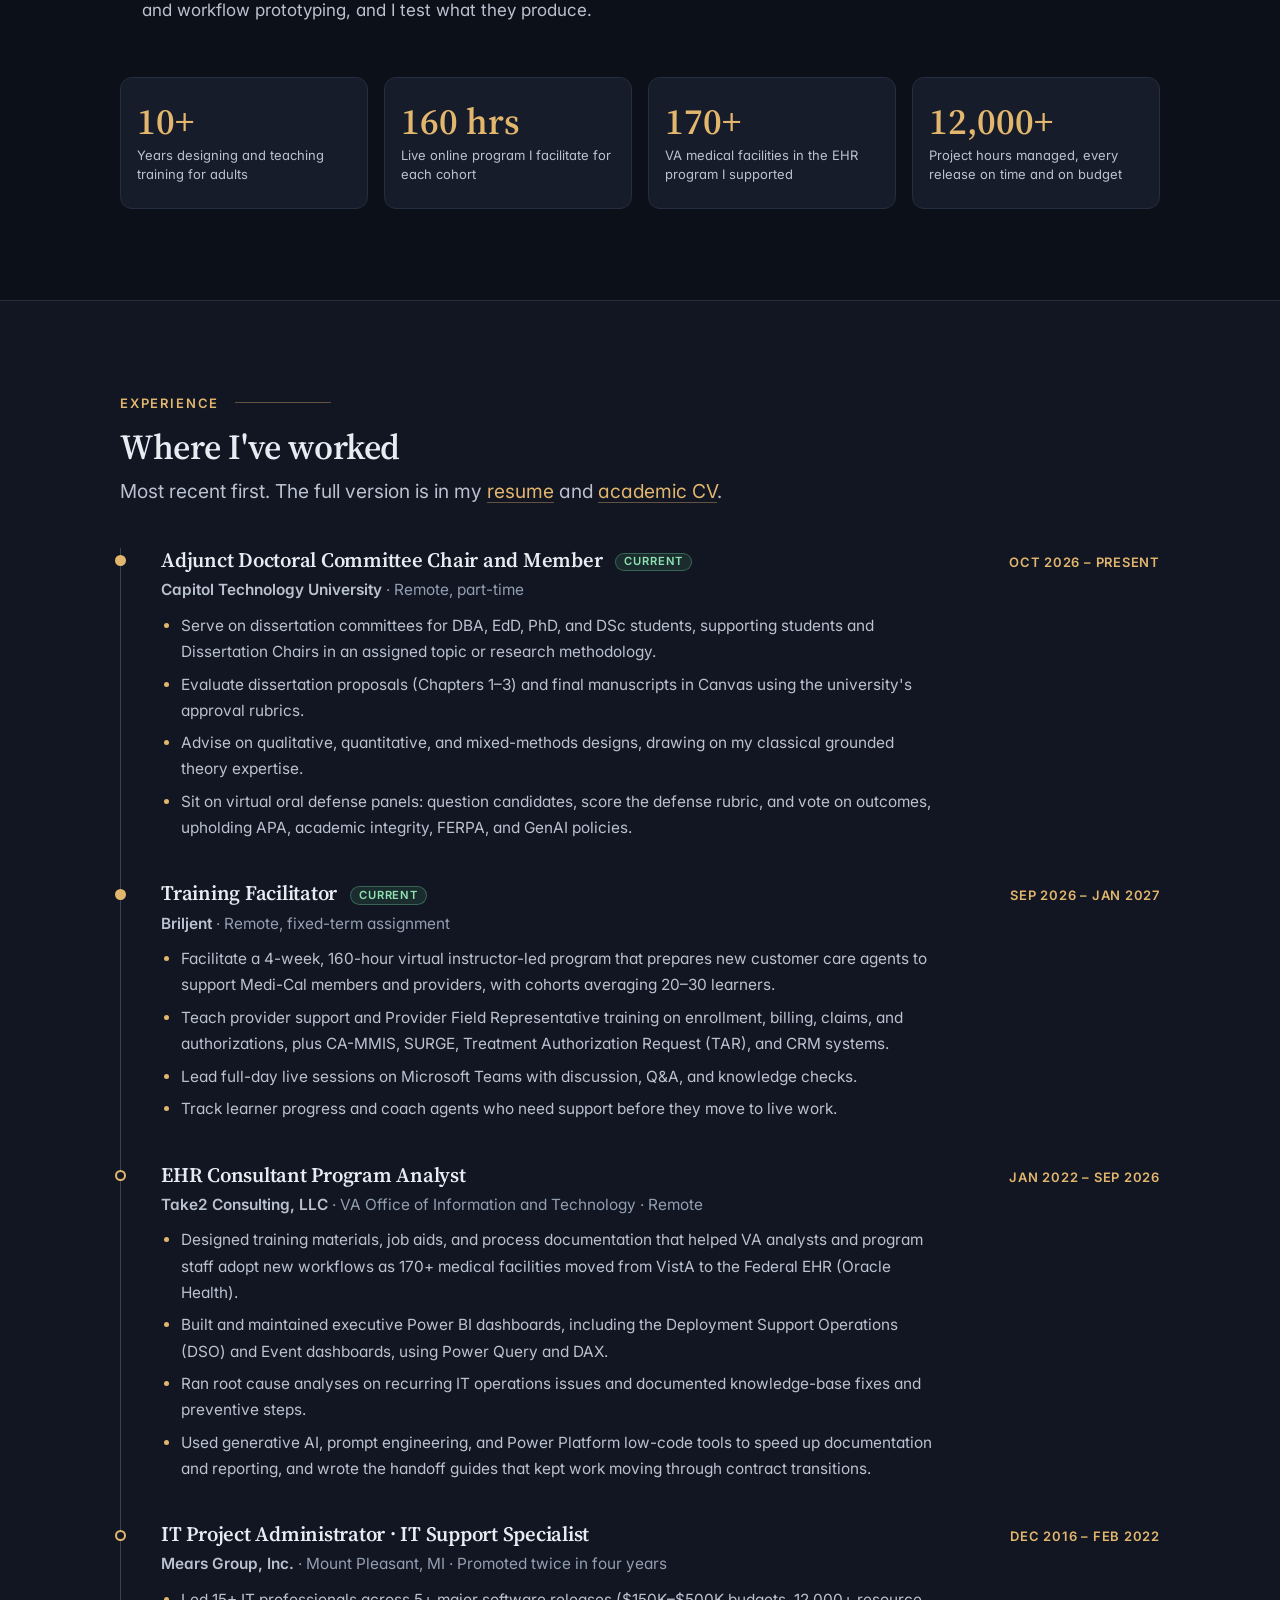
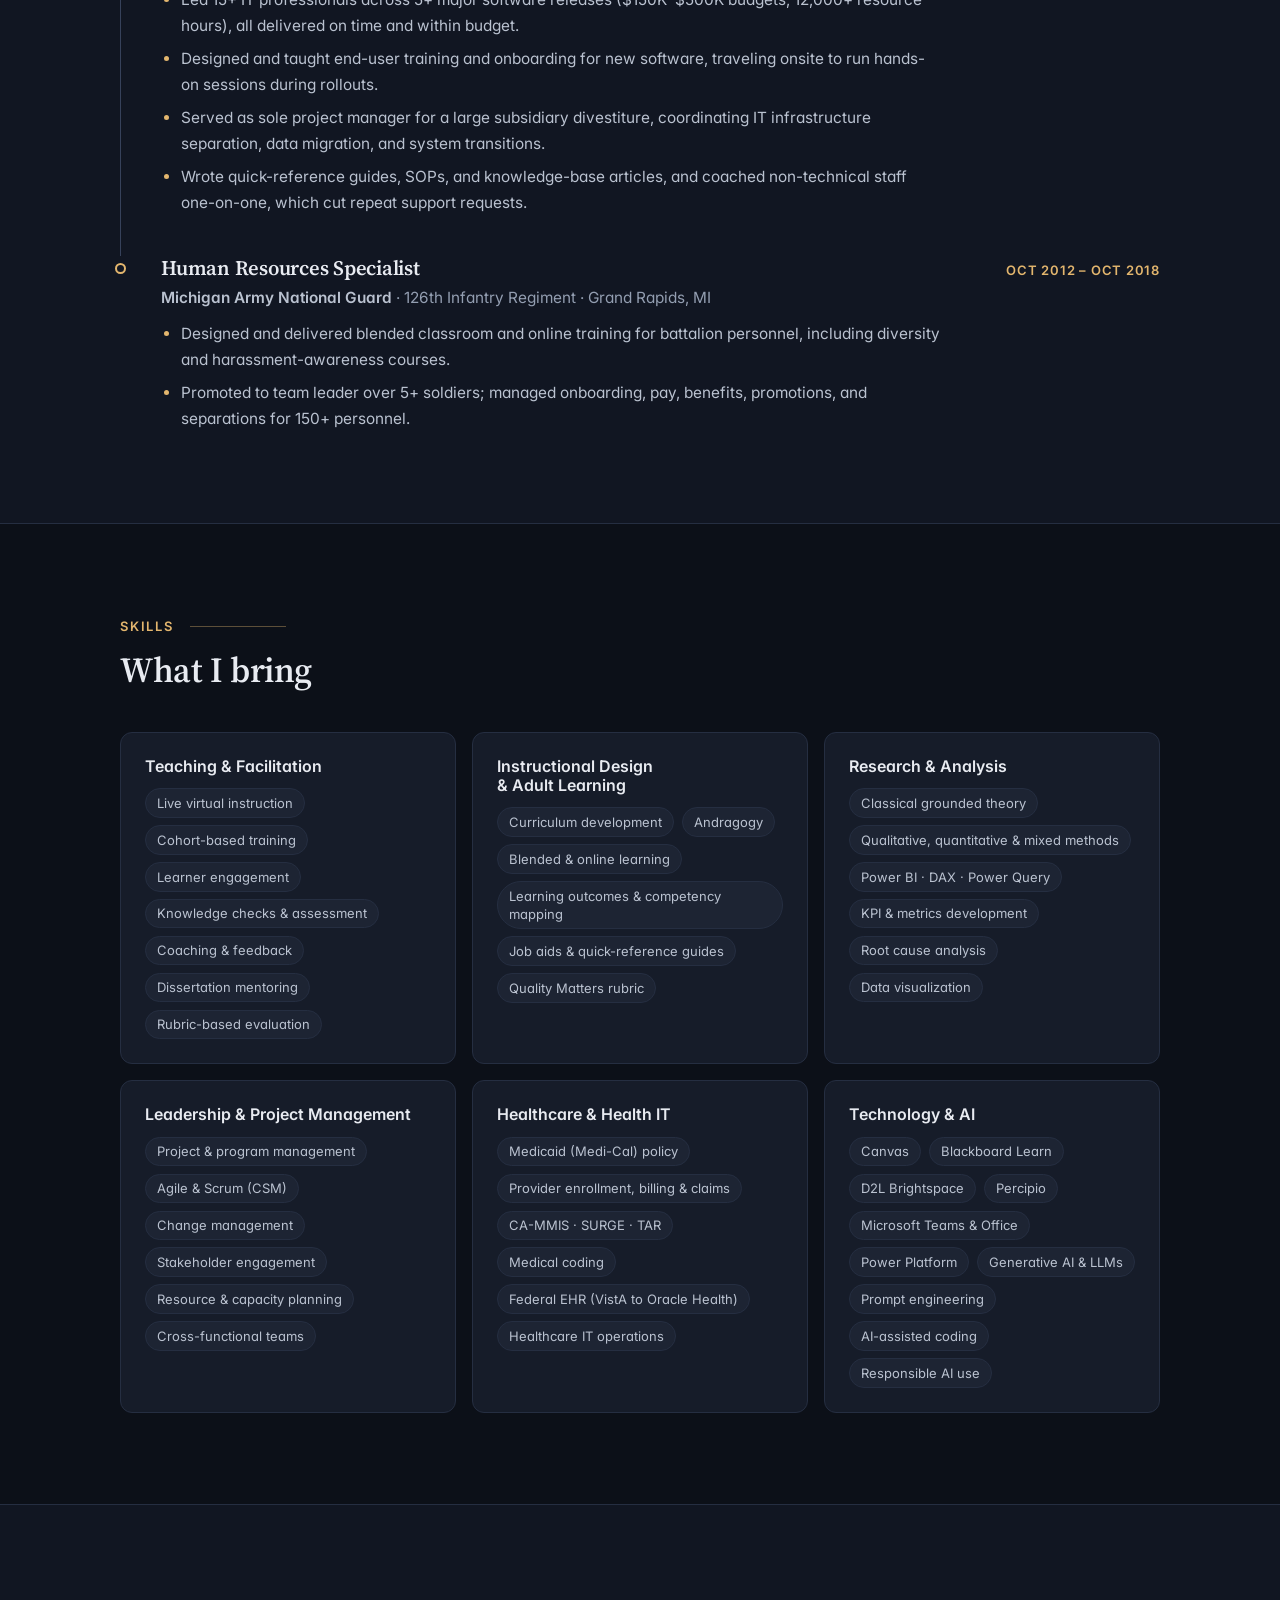
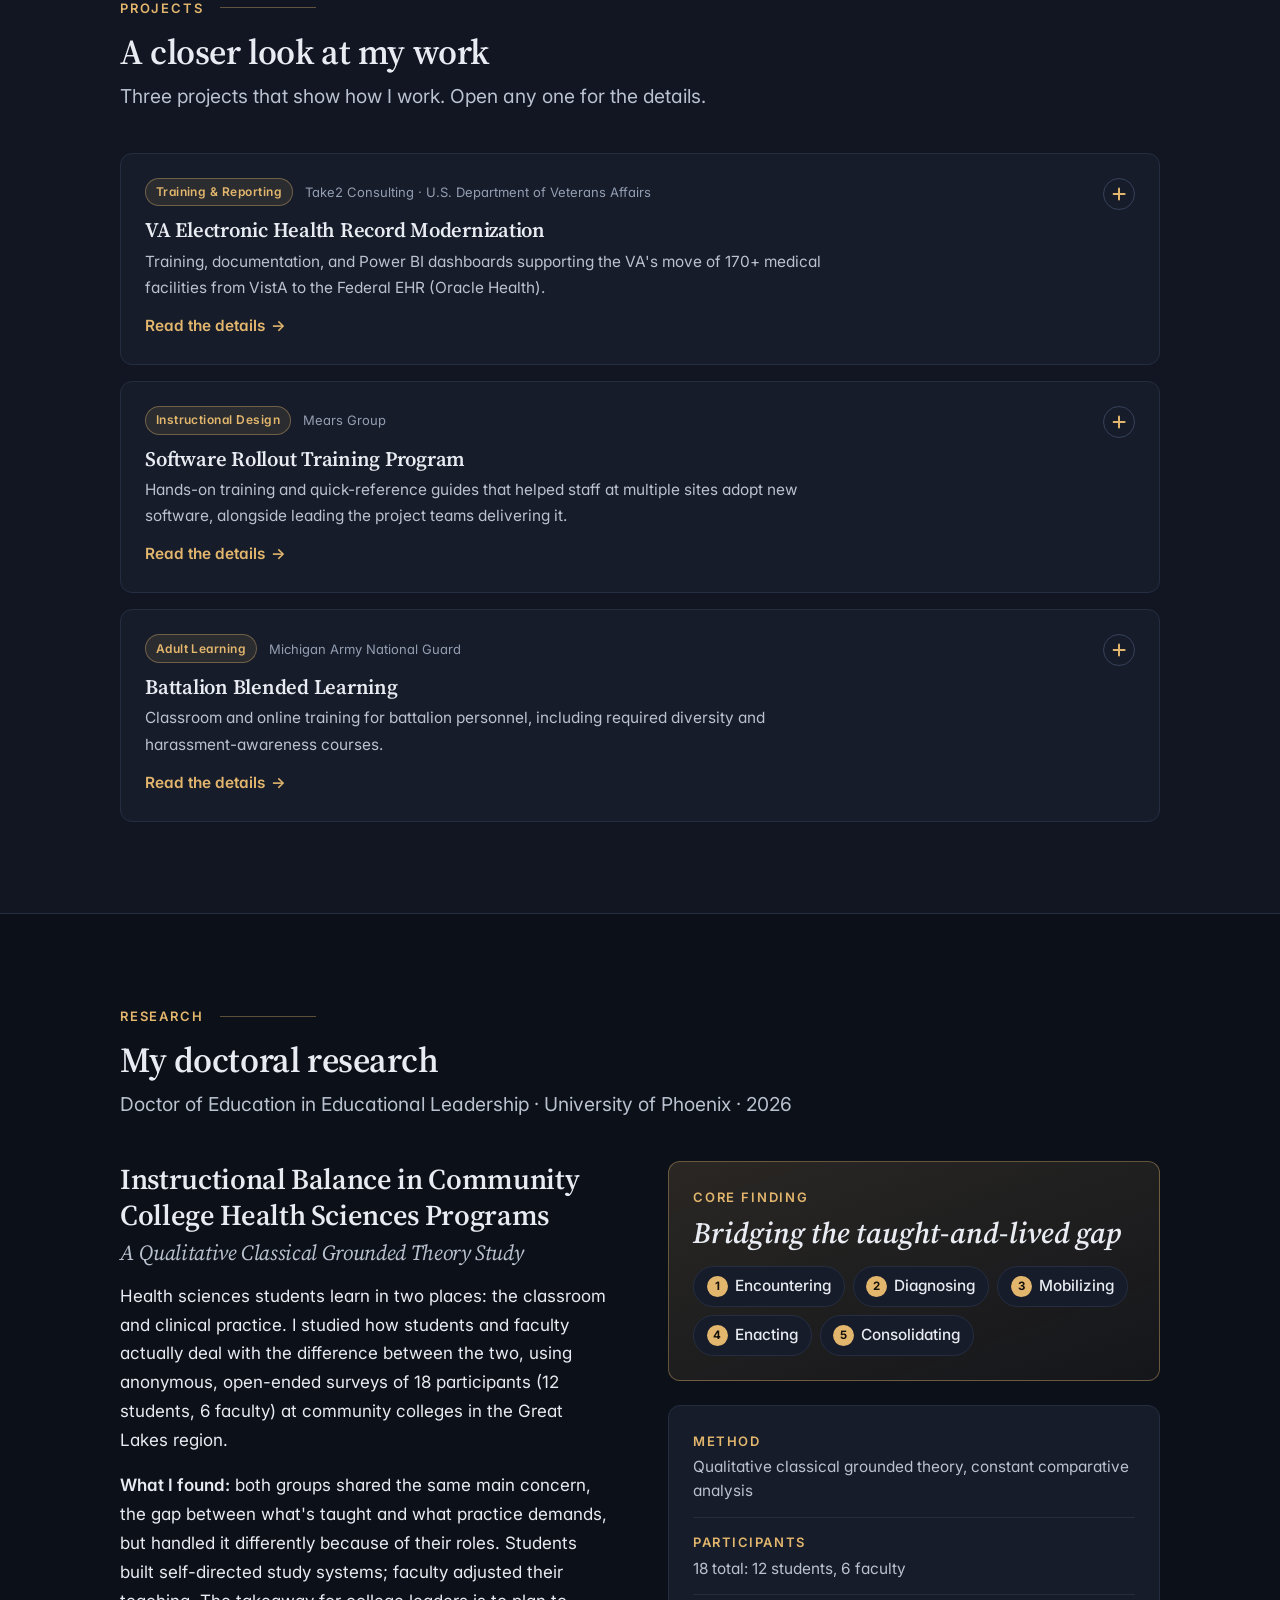
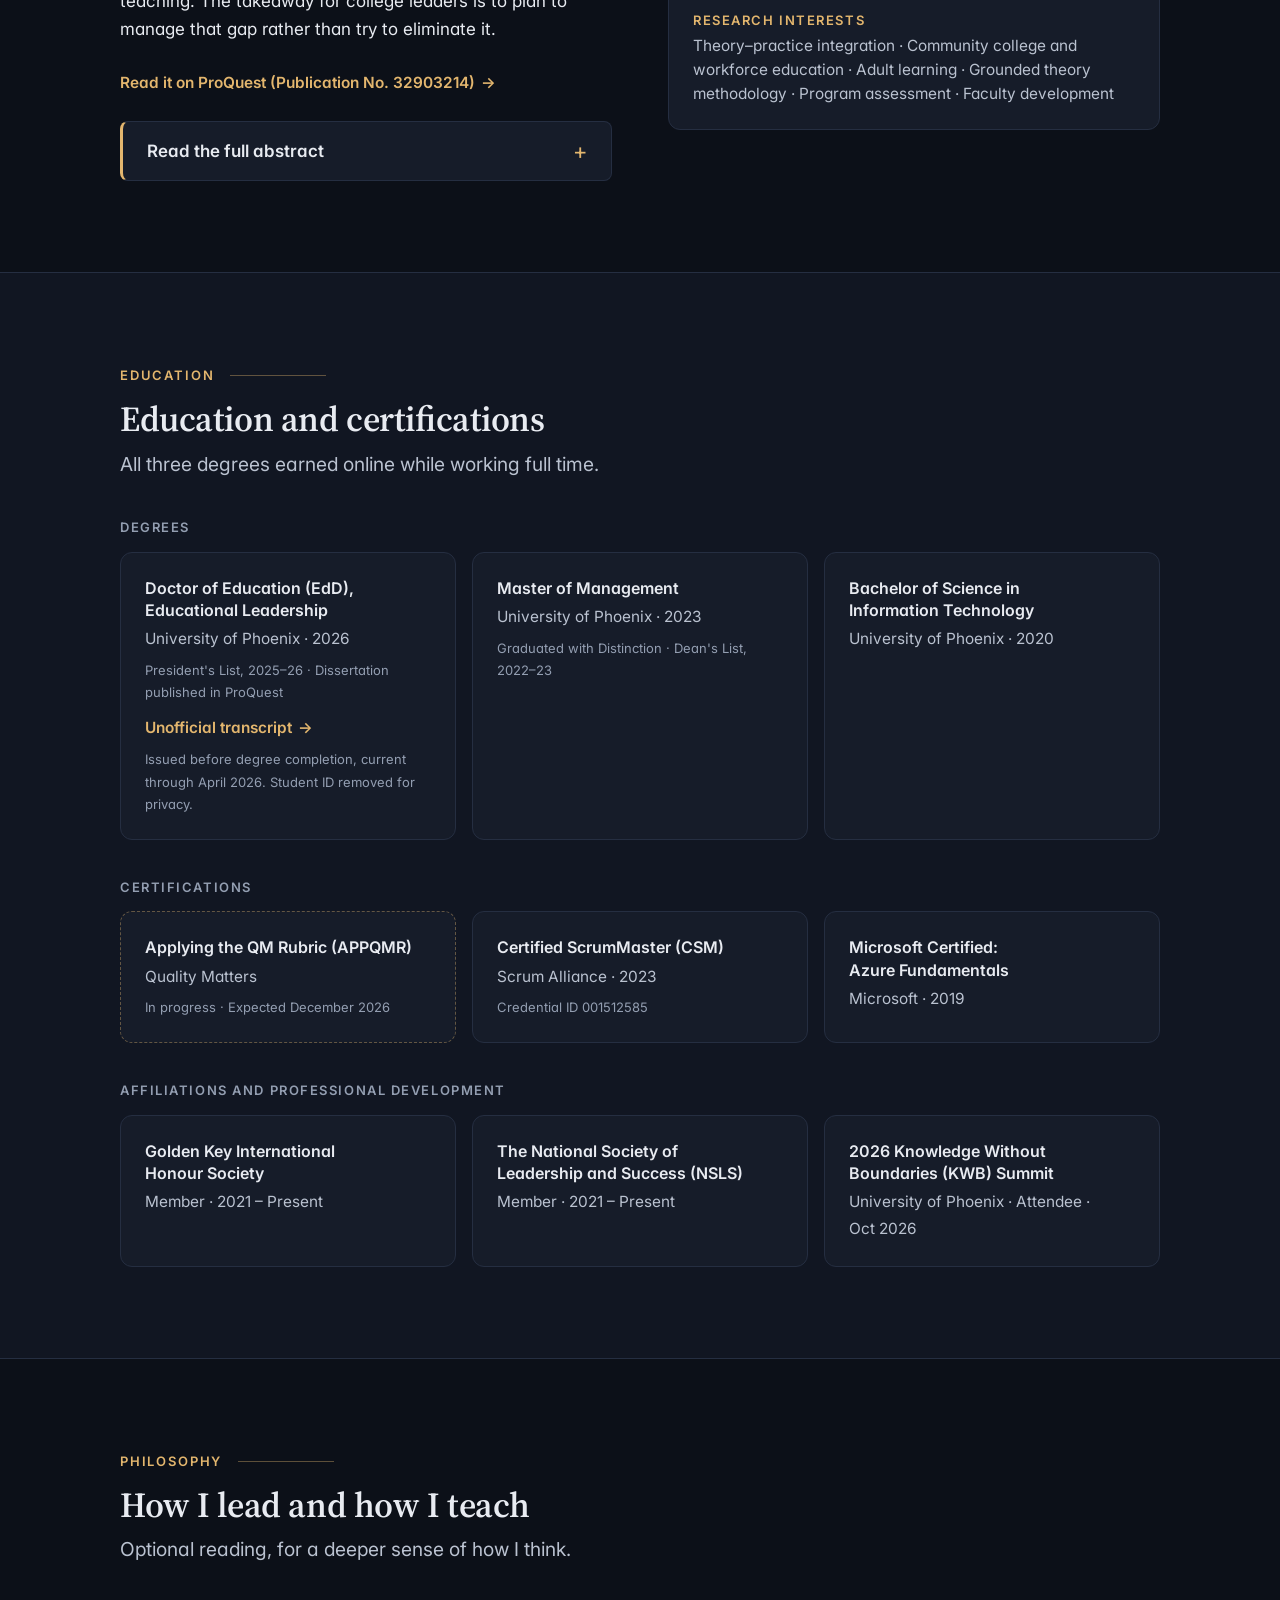
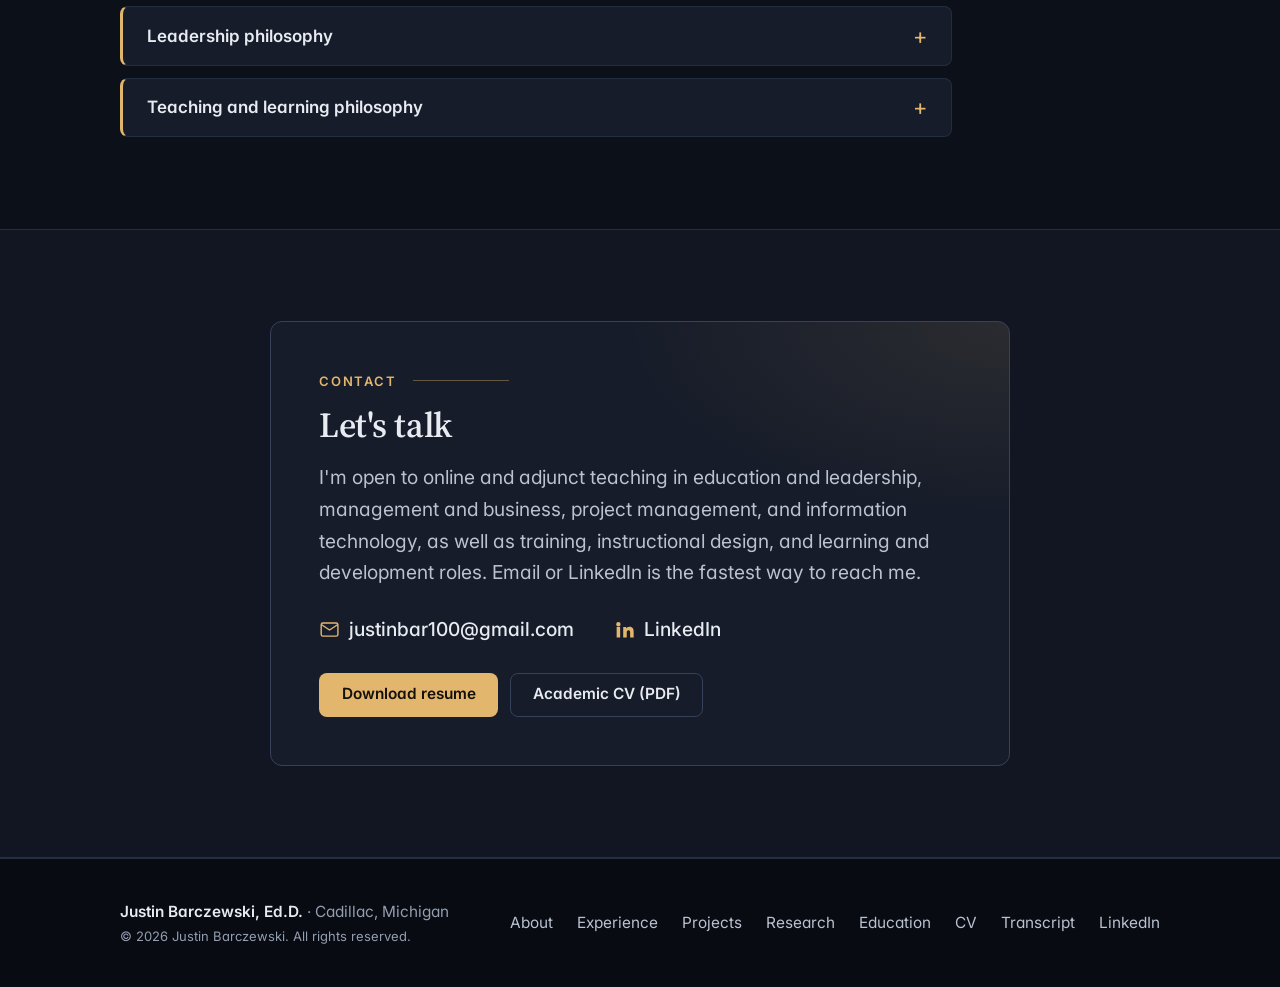
<file: research.html>
<!DOCTYPE html>
<html lang="en">
<head>
<meta charset="utf-8">
<meta name="viewport" content="width=device-width, initial-scale=1">
<meta name="robots" content="noindex">
<meta http-equiv="refresh" content="0; url=/#research">
<link rel="canonical" href="https://justin2988.github.io/">
<title>Moved — Justin Barczewski</title>
</head>
<body>
<p>This content now lives on the single-page portfolio. <a href="/#research">Continue to justin2988.github.io</a></p>
<script>location.replace("/#research");</script>
</body>
</html>
</file>
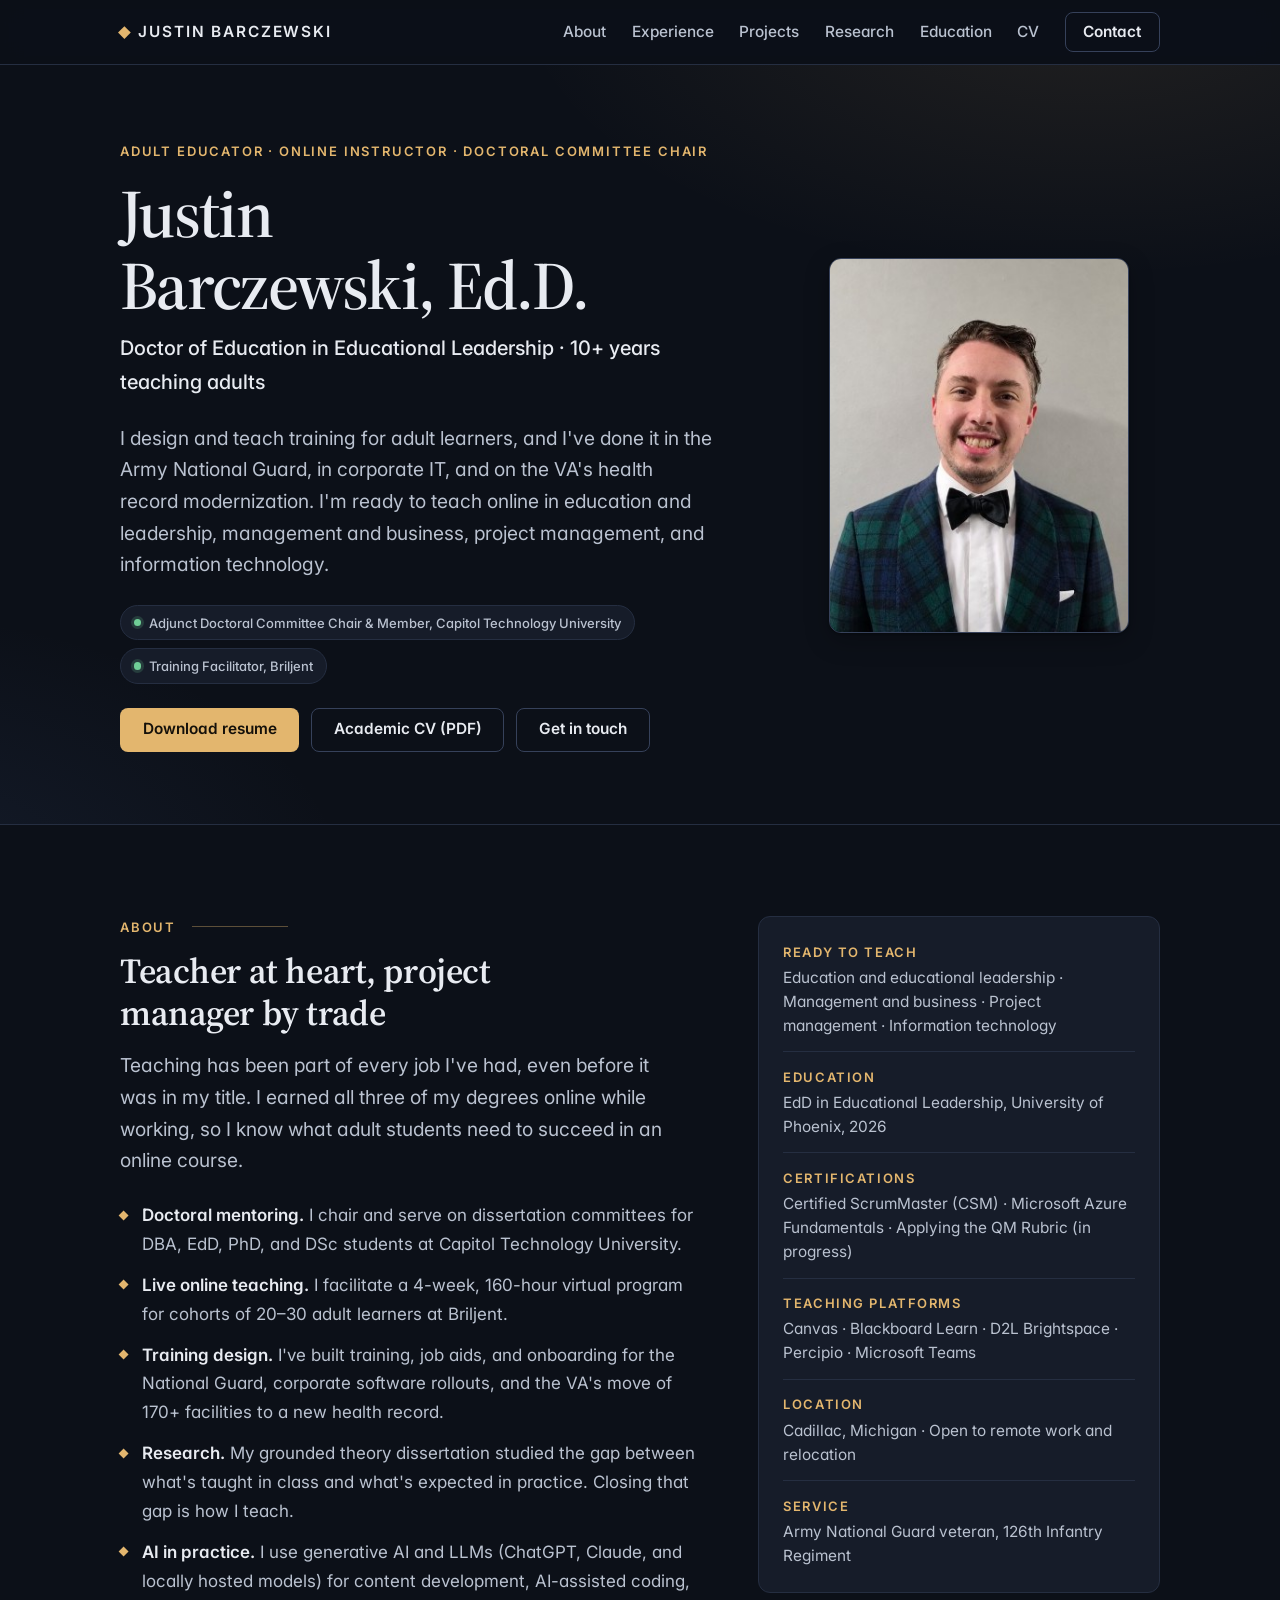
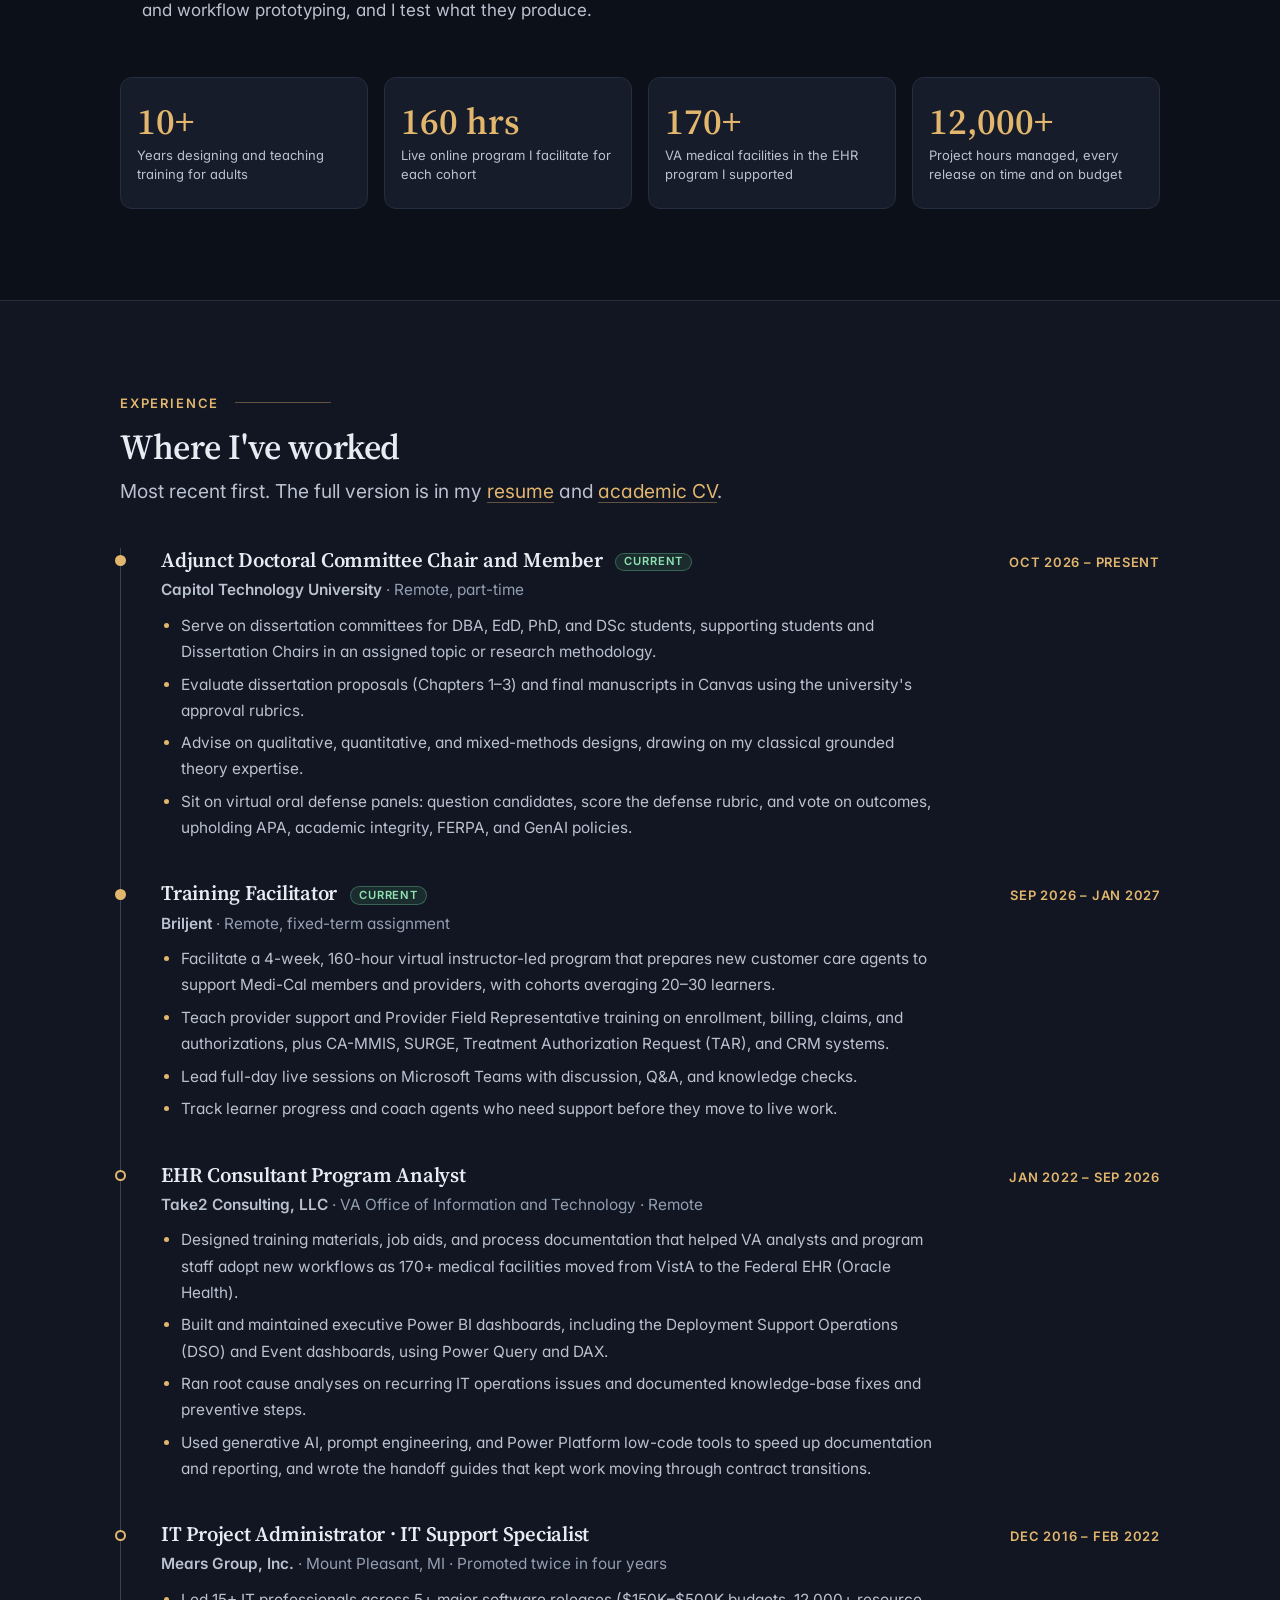
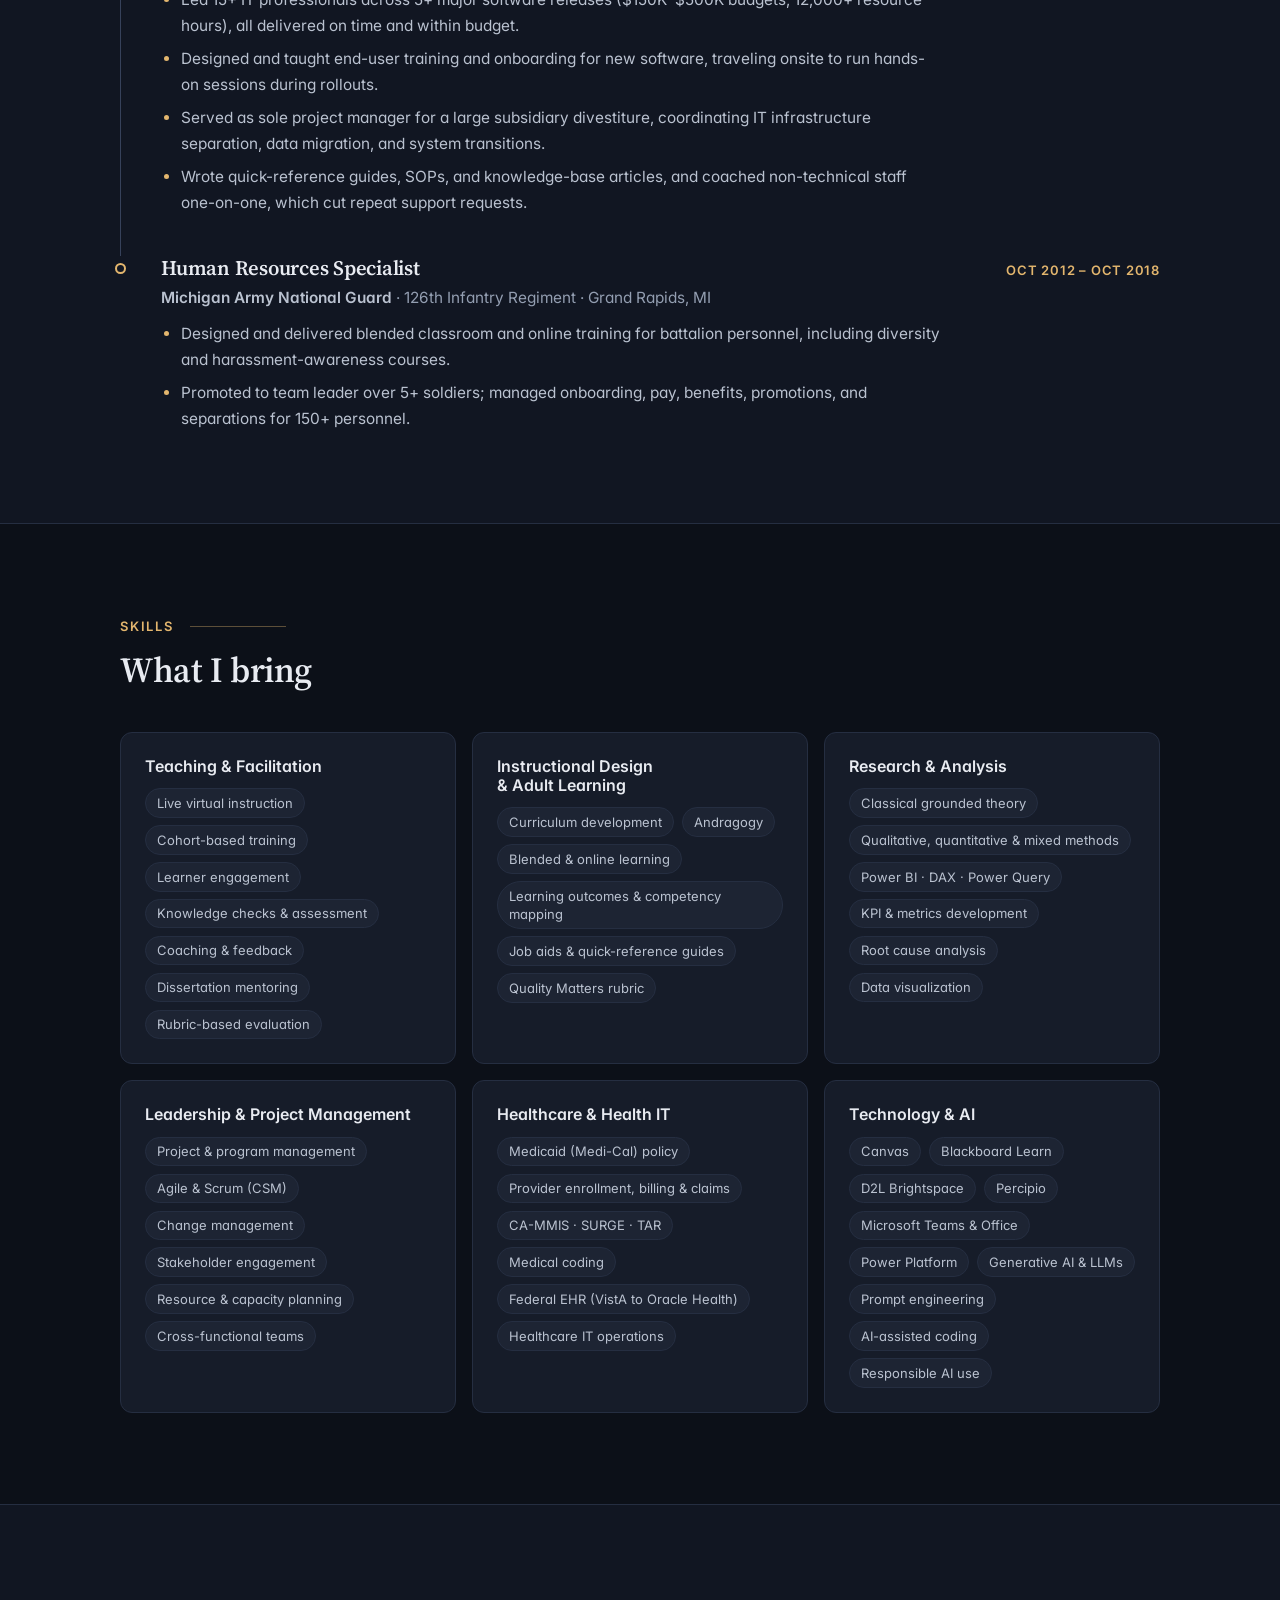
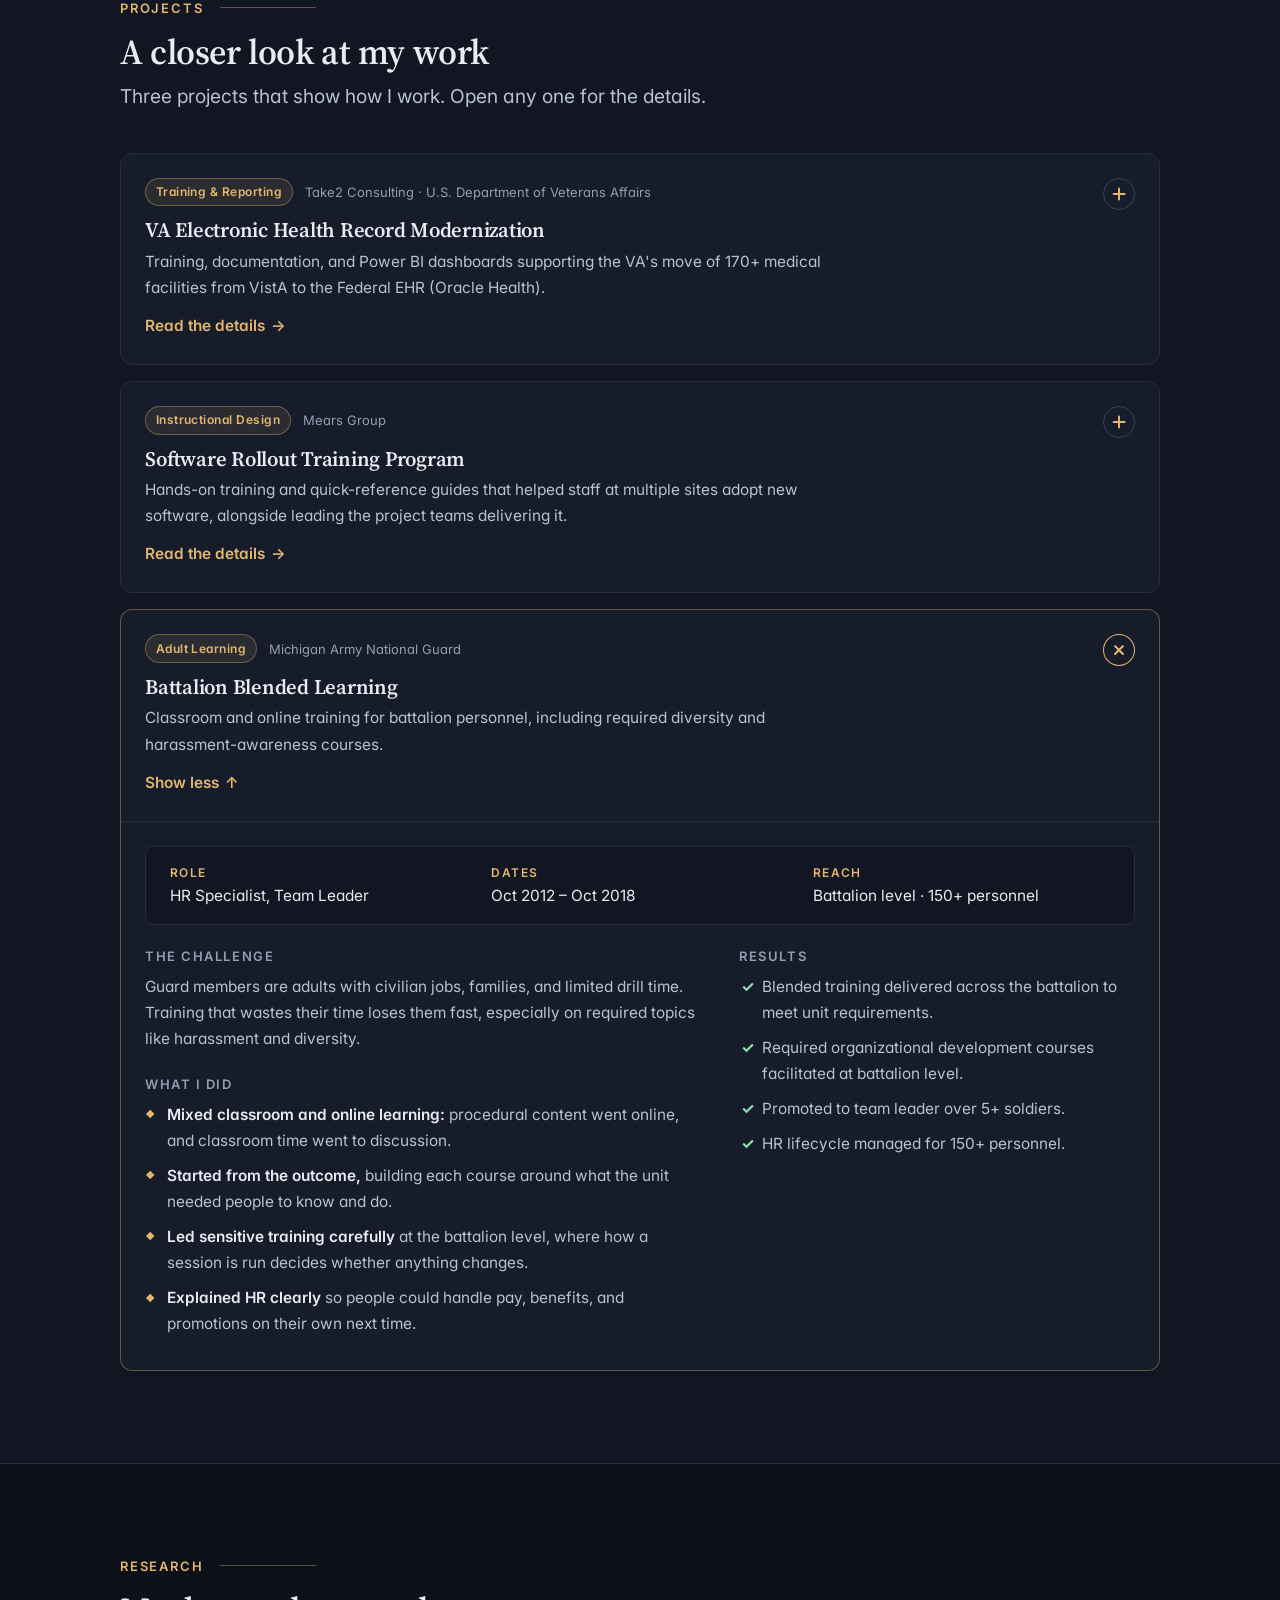
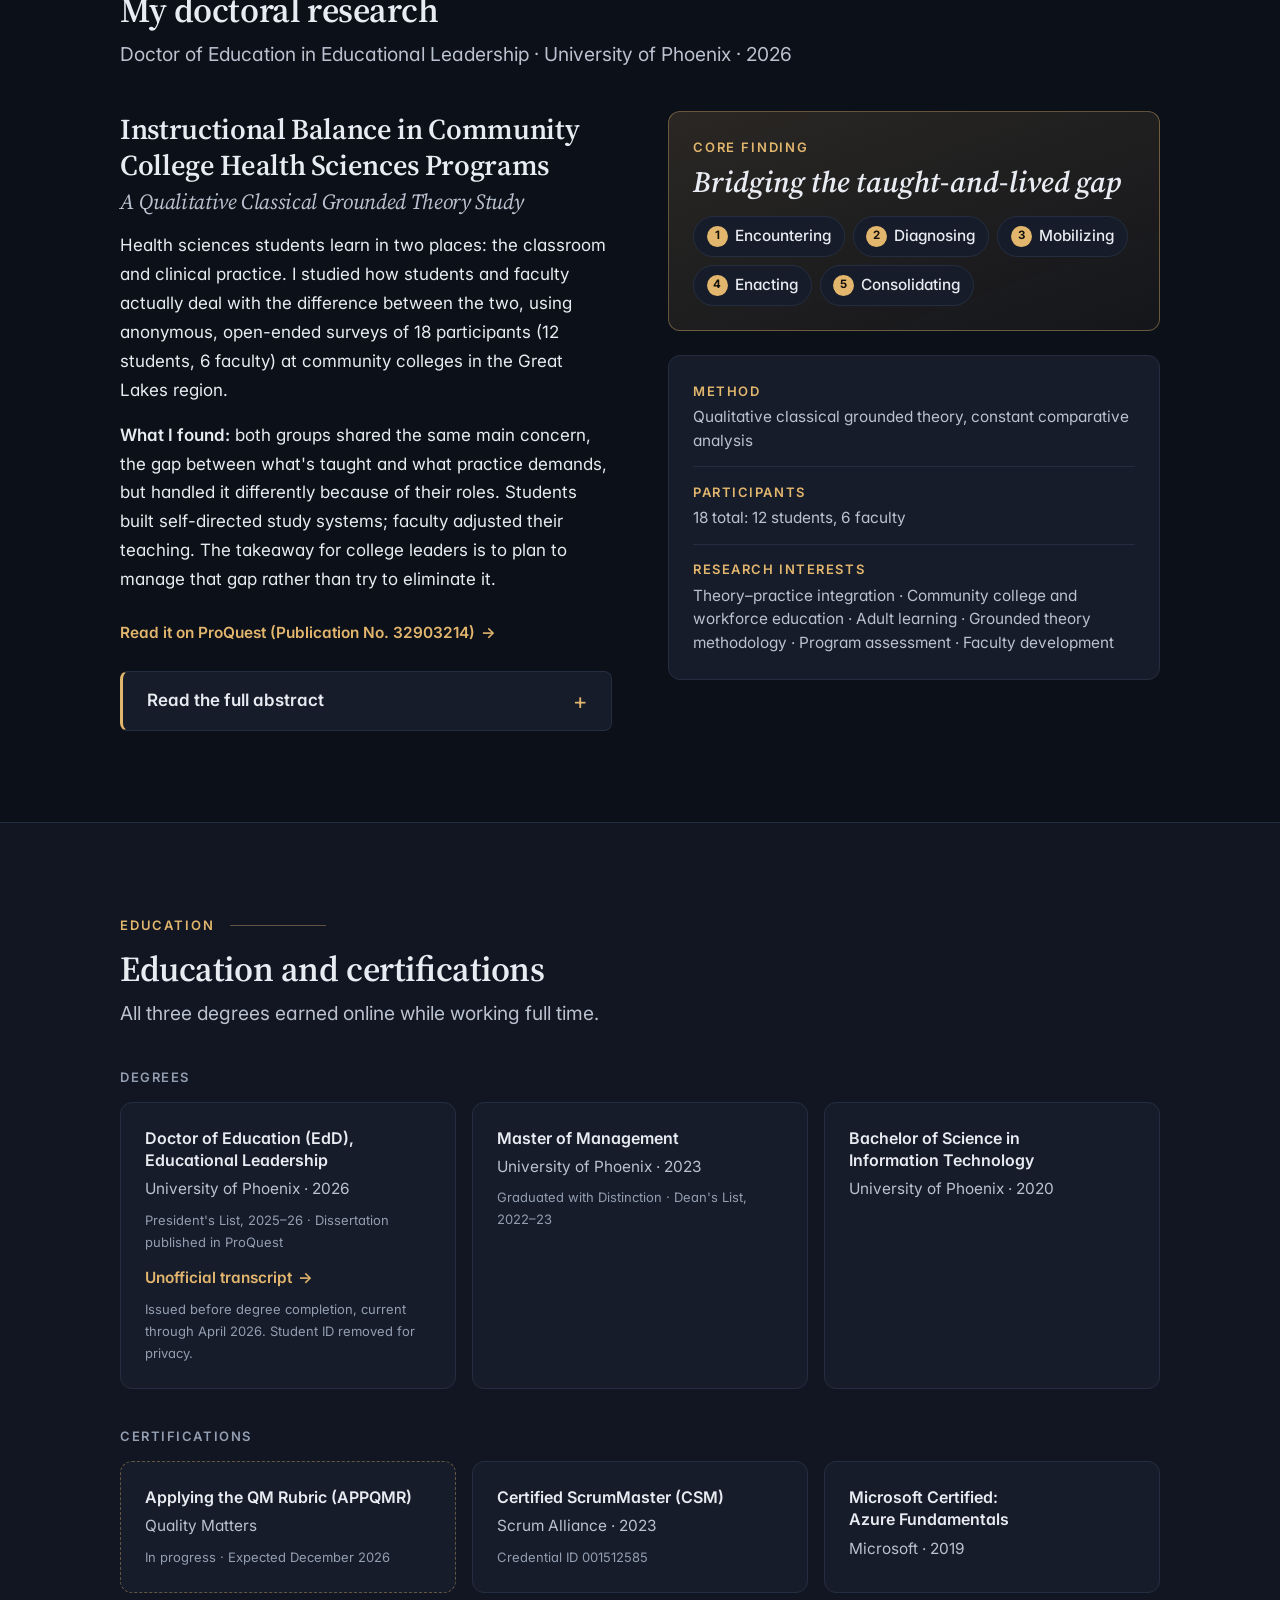
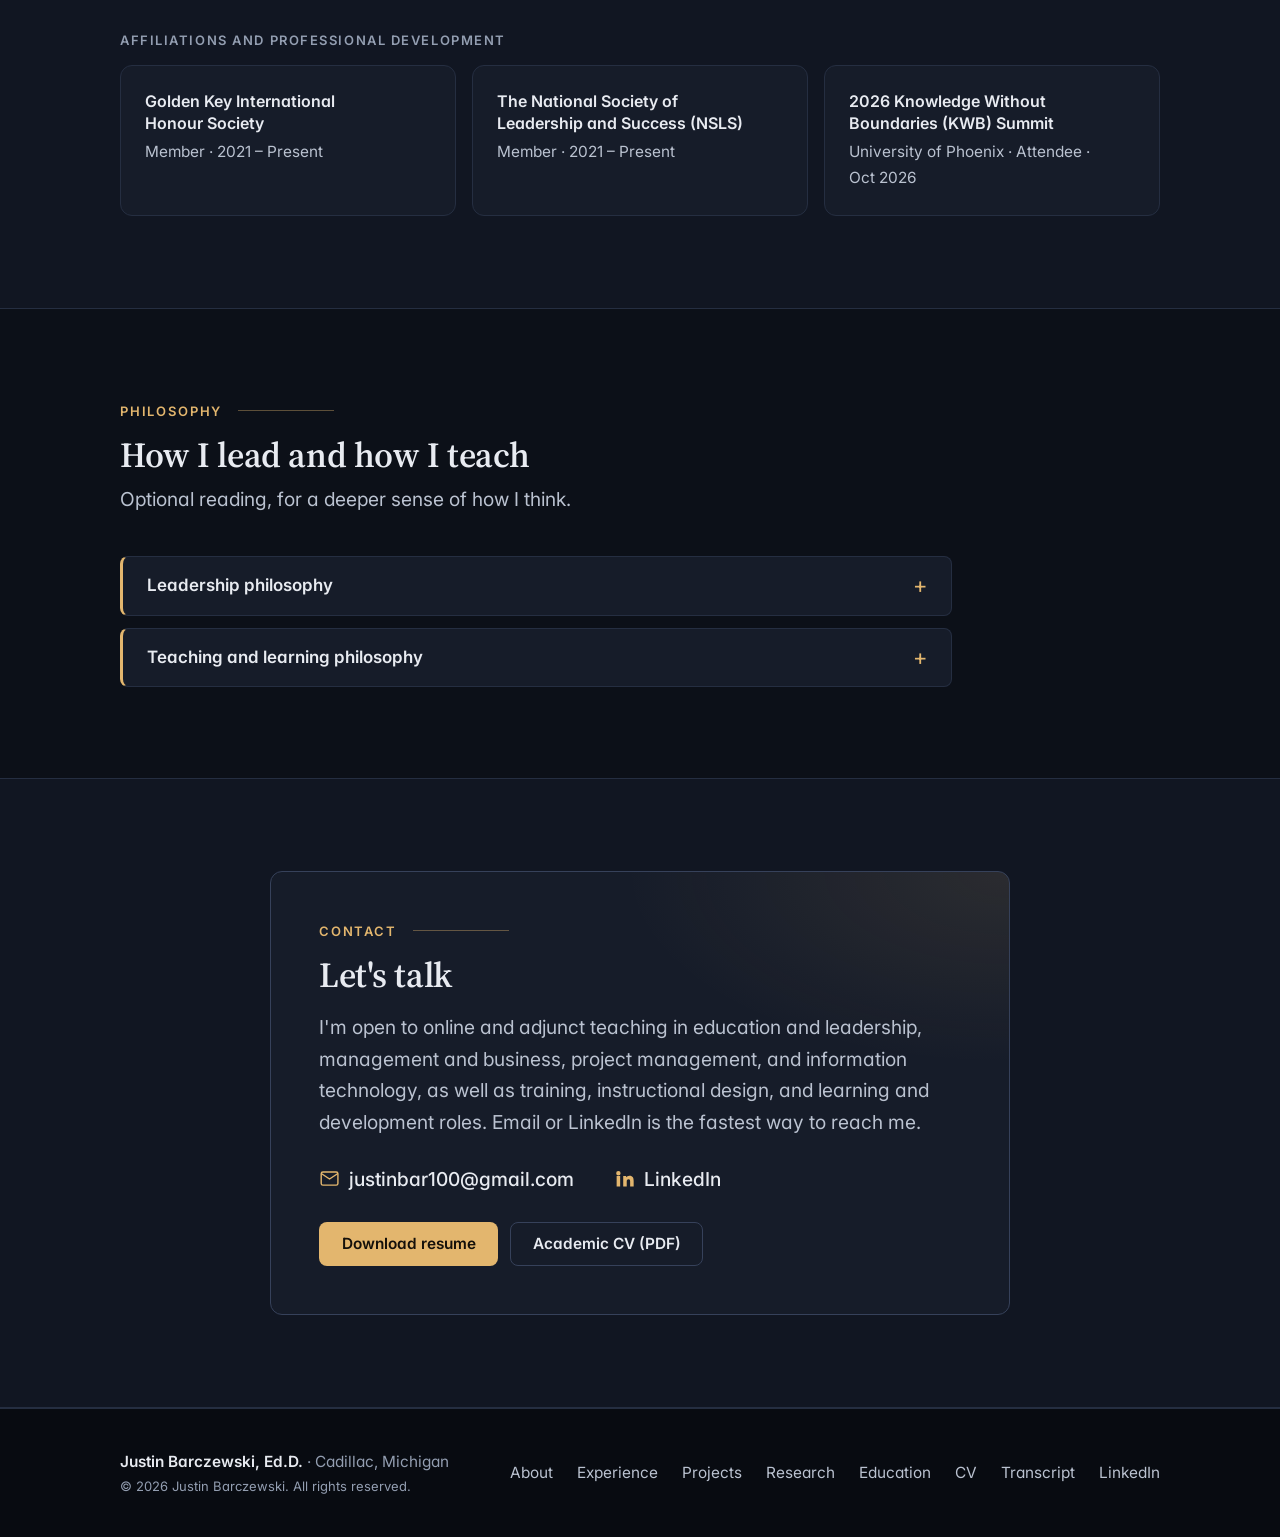
<file: work/blended-learning-program.html>
<!DOCTYPE html>
<html lang="en">
<head>
<meta charset="utf-8">
<meta name="viewport" content="width=device-width, initial-scale=1">
<meta name="robots" content="noindex">
<meta http-equiv="refresh" content="0; url=/#blended-learning">
<link rel="canonical" href="https://justin2988.github.io/">
<title>Moved — Justin Barczewski</title>
</head>
<body>
<p>This case study now lives on the single-page portfolio. <a href="/#blended-learning">Continue to justin2988.github.io</a></p>
<script>location.replace("/#blended-learning");</script>
</body>
</html>
</file>
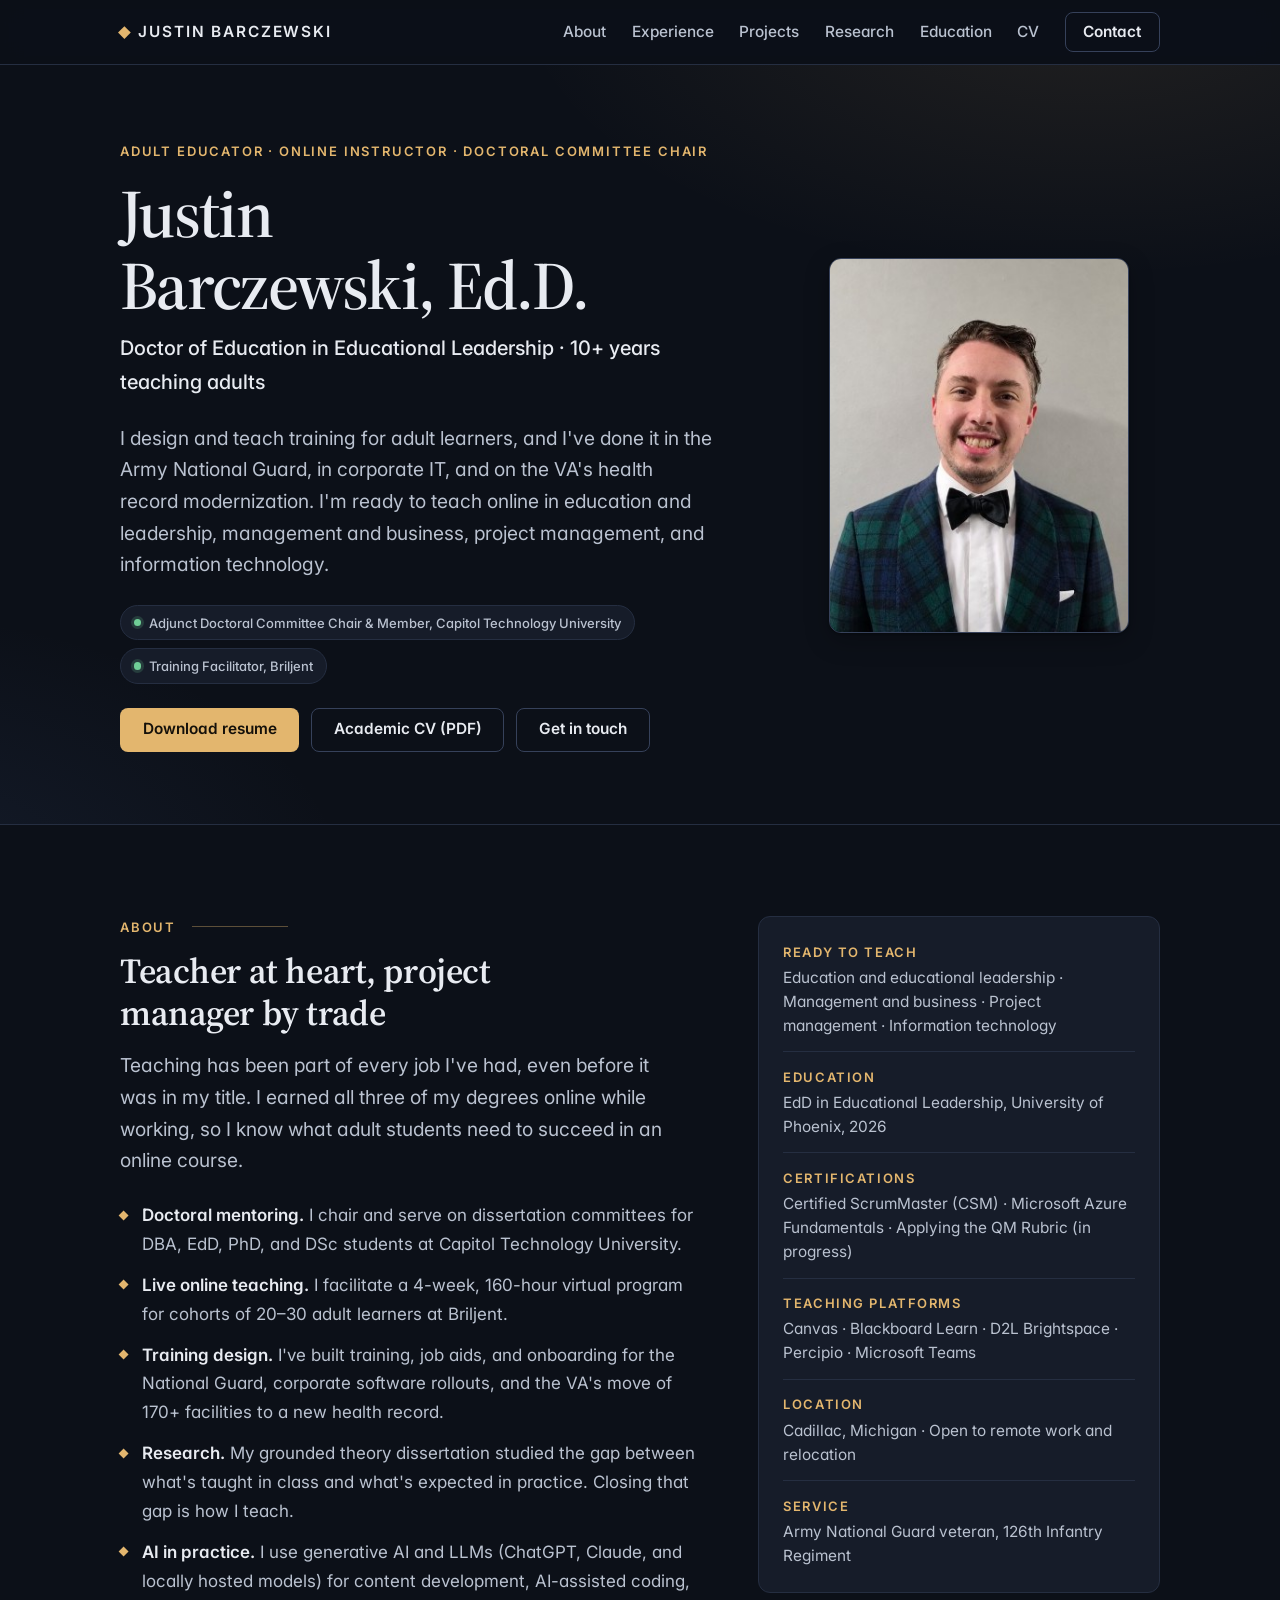
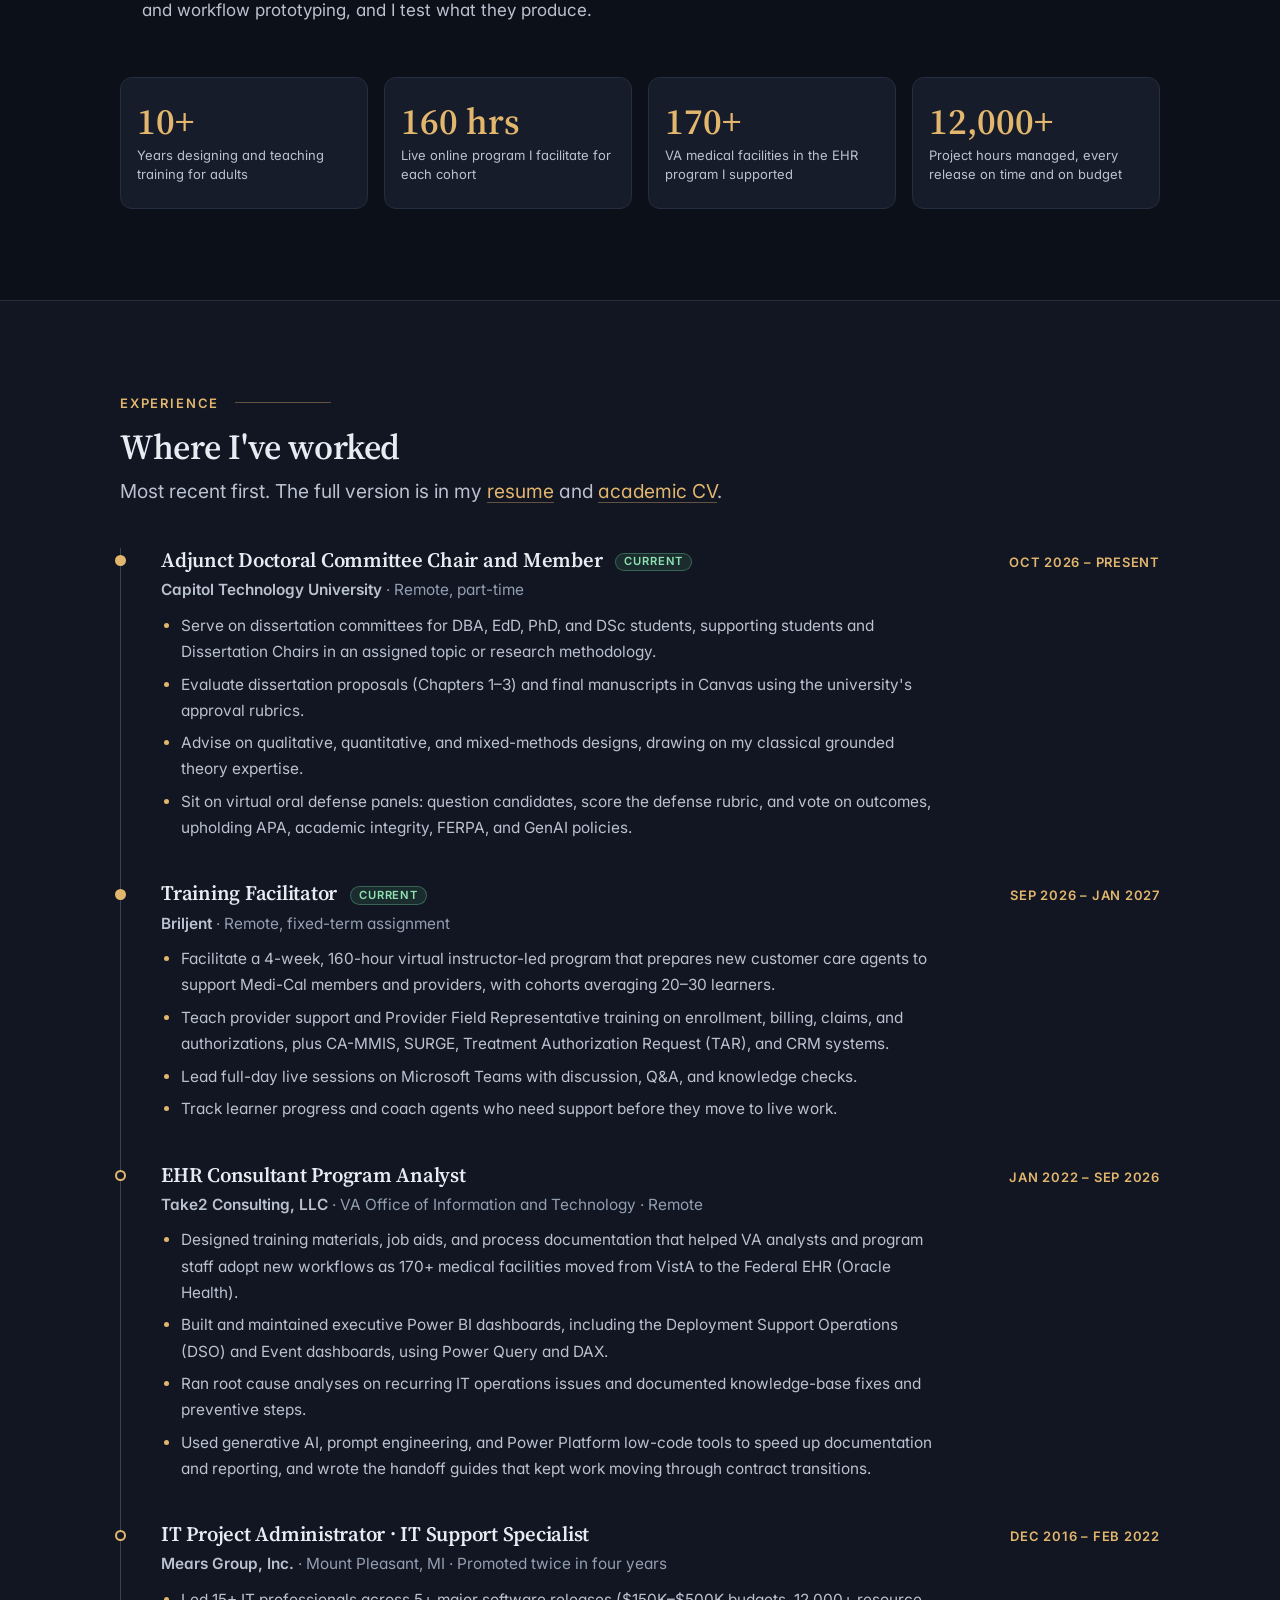
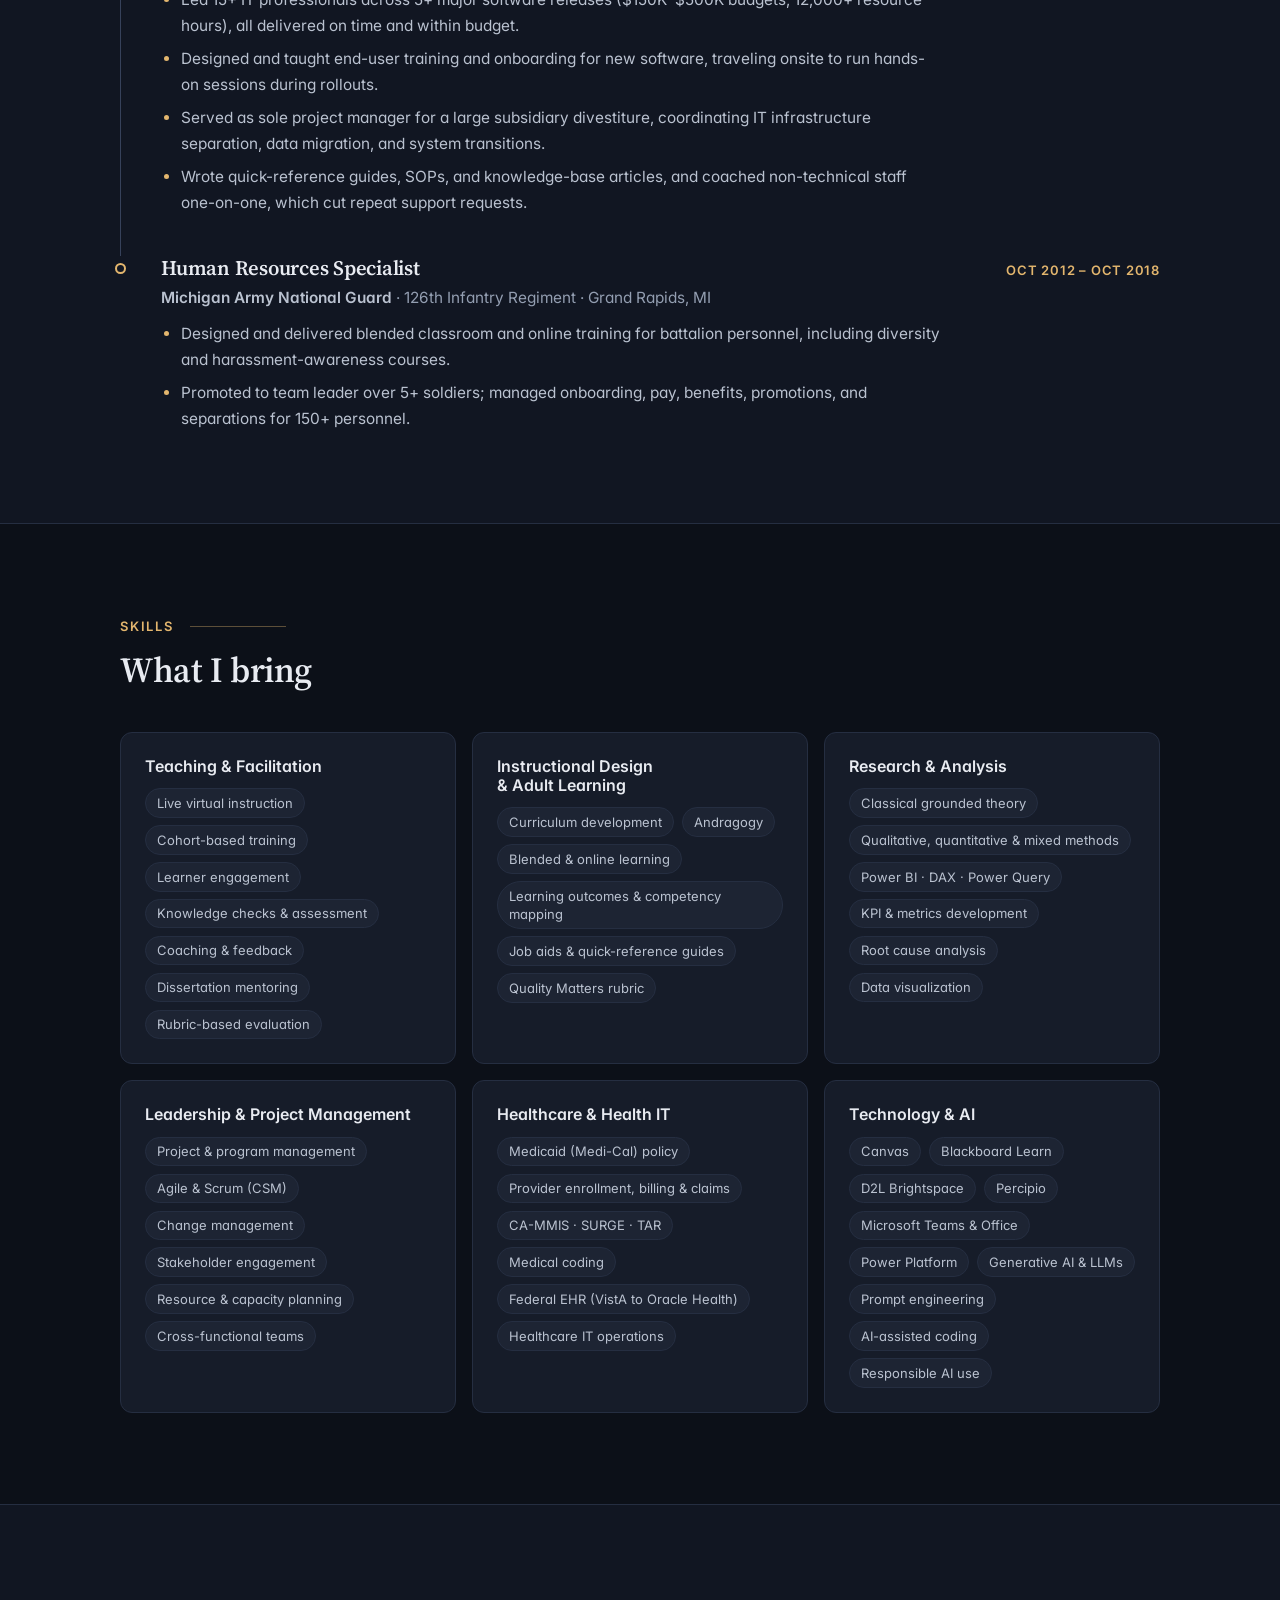
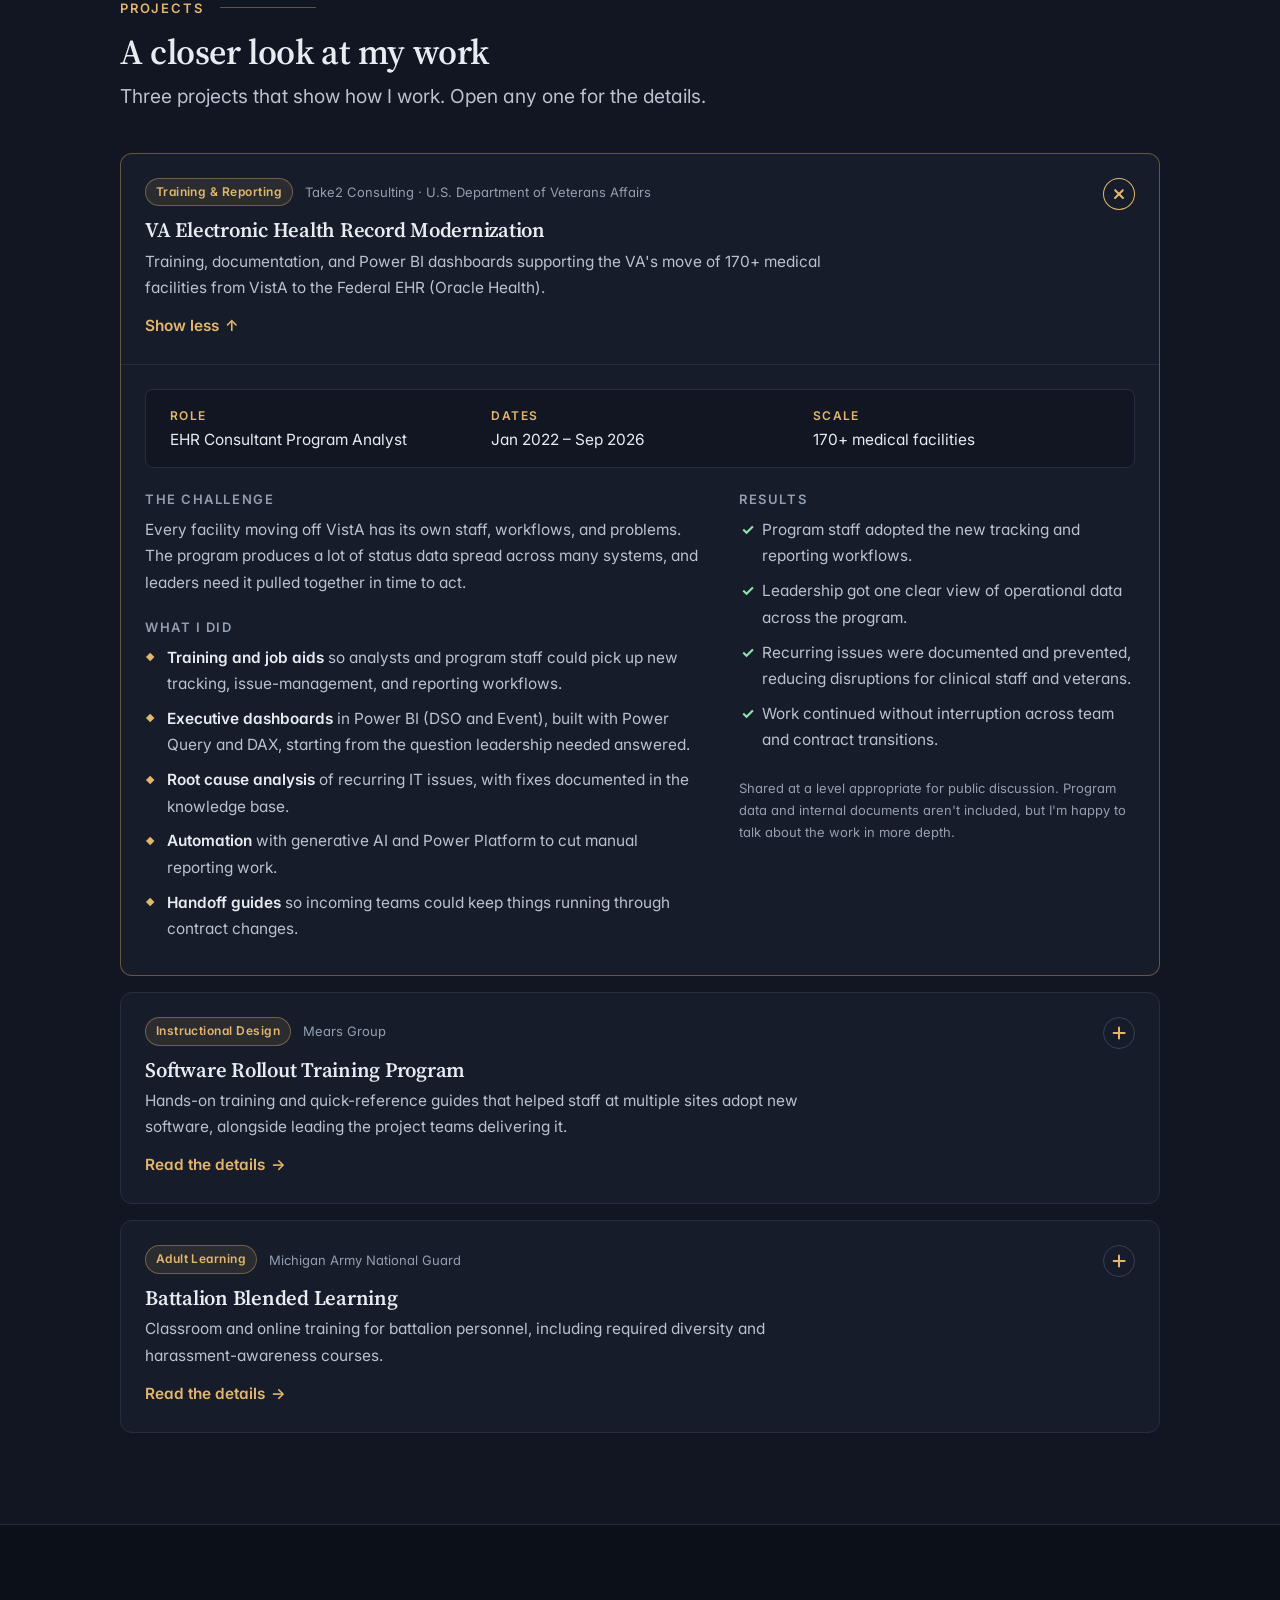
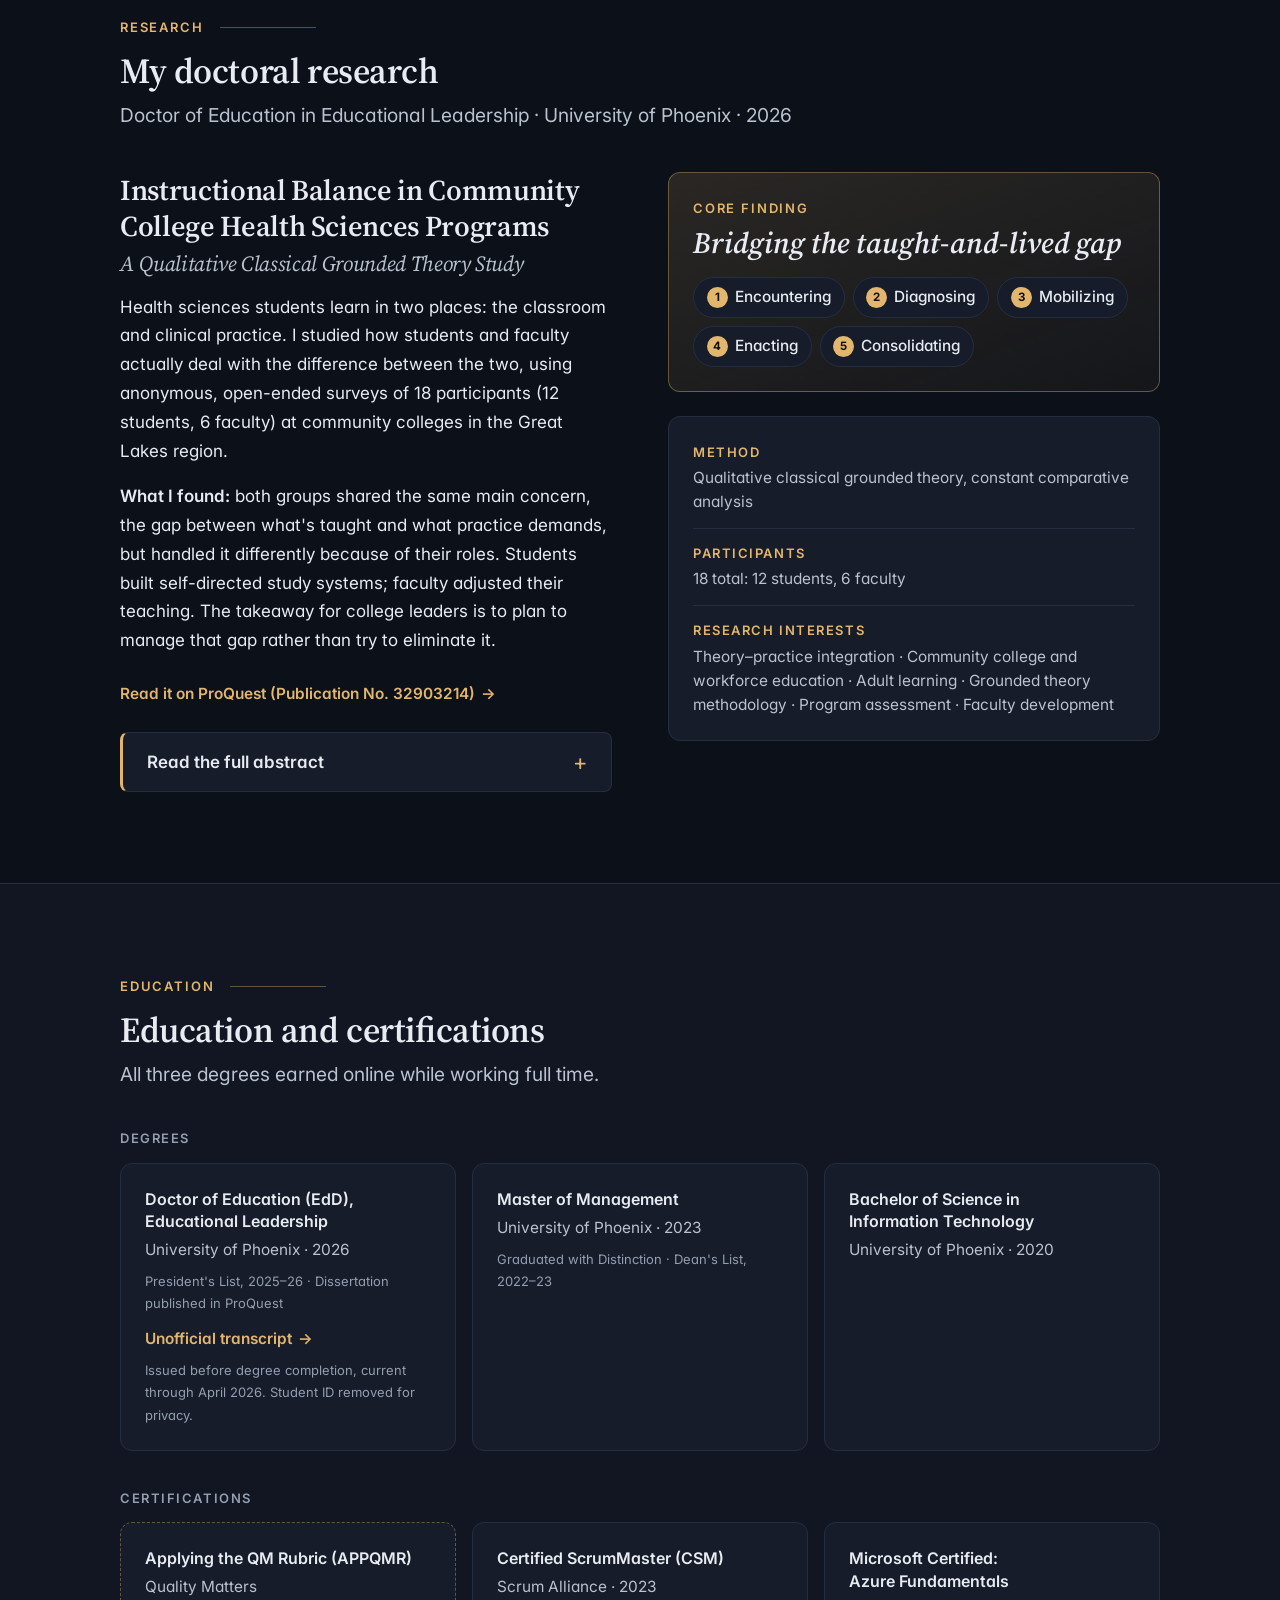
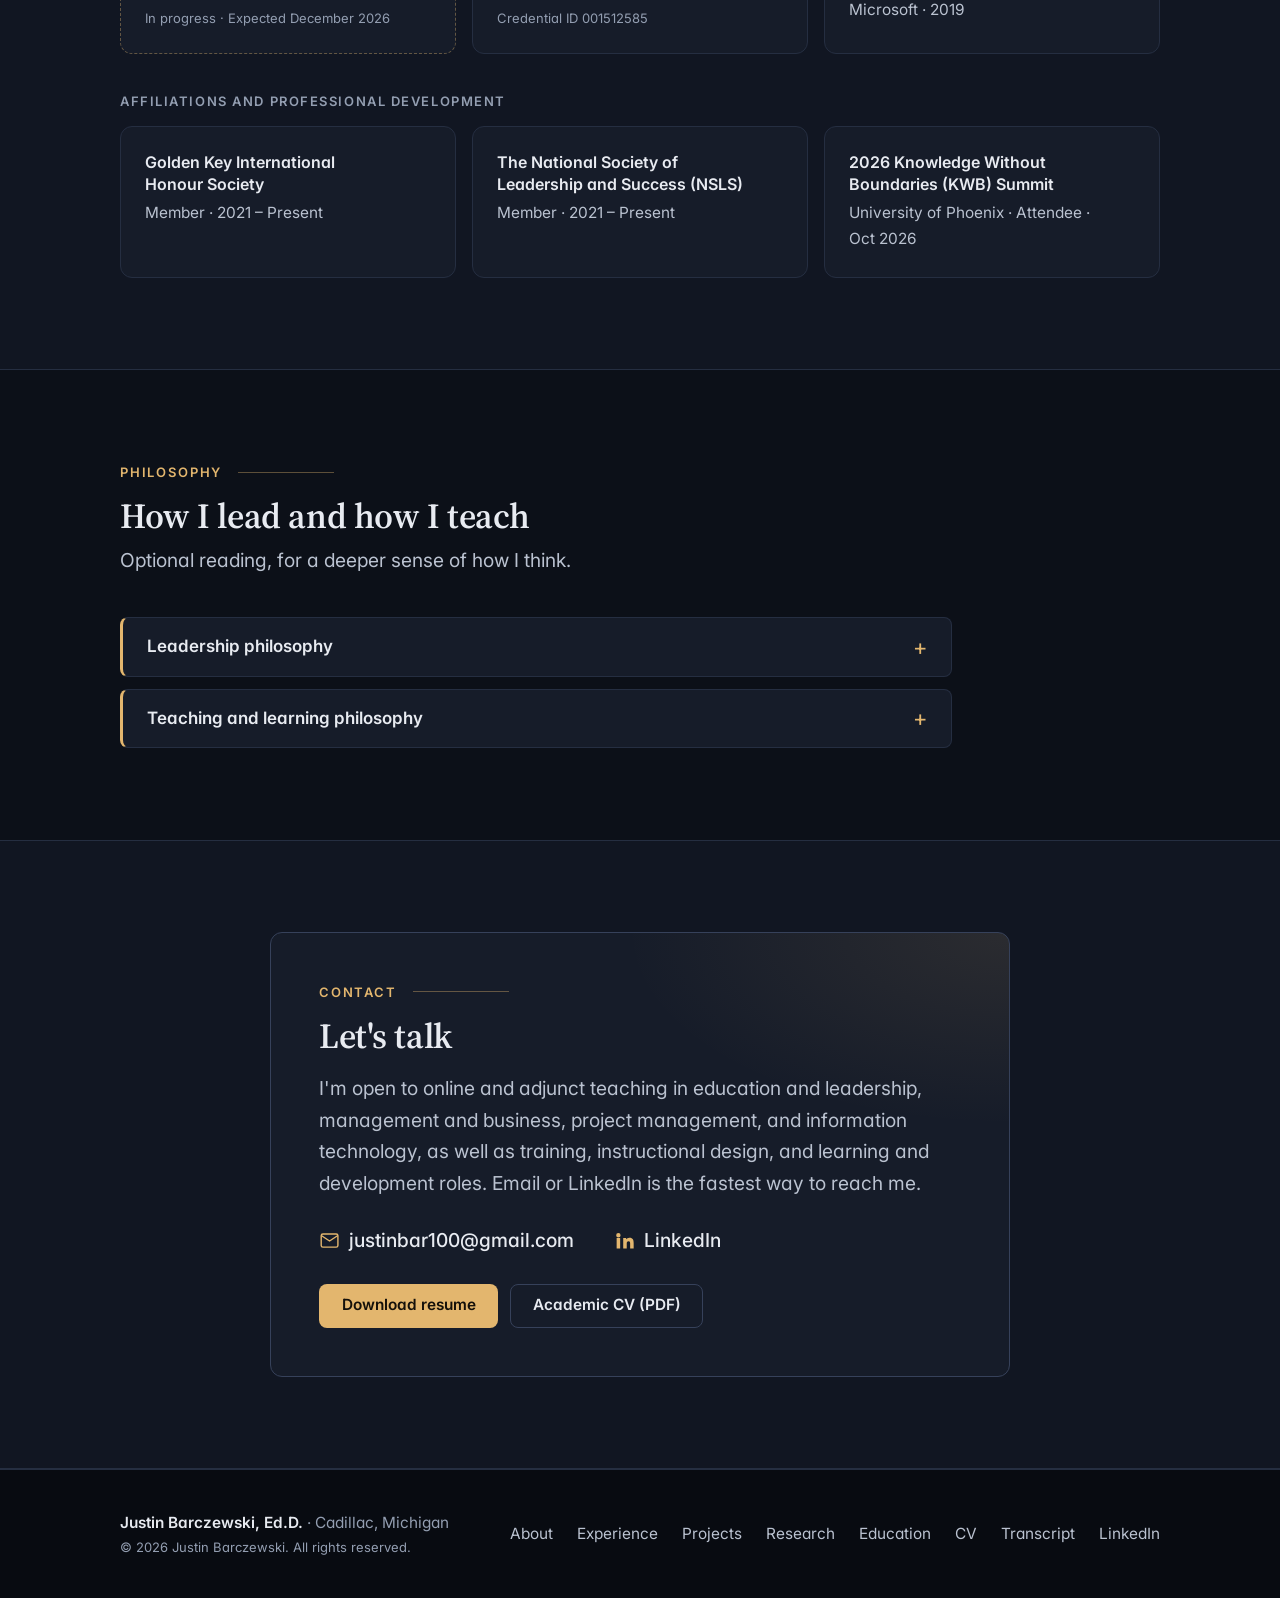
<file: work/decision-support-dashboards.html>
<!DOCTYPE html>
<html lang="en">
<head>
<meta charset="utf-8">
<meta name="viewport" content="width=device-width, initial-scale=1">
<meta name="robots" content="noindex">
<meta http-equiv="refresh" content="0; url=/#ehr-modernization">
<link rel="canonical" href="https://justin2988.github.io/">
<title>Moved — Justin Barczewski</title>
</head>
<body>
<p>This case study now lives on the single-page portfolio. <a href="/#ehr-modernization">Continue to justin2988.github.io</a></p>
<script>location.replace("/#ehr-modernization");</script>
</body>
</html>
</file>
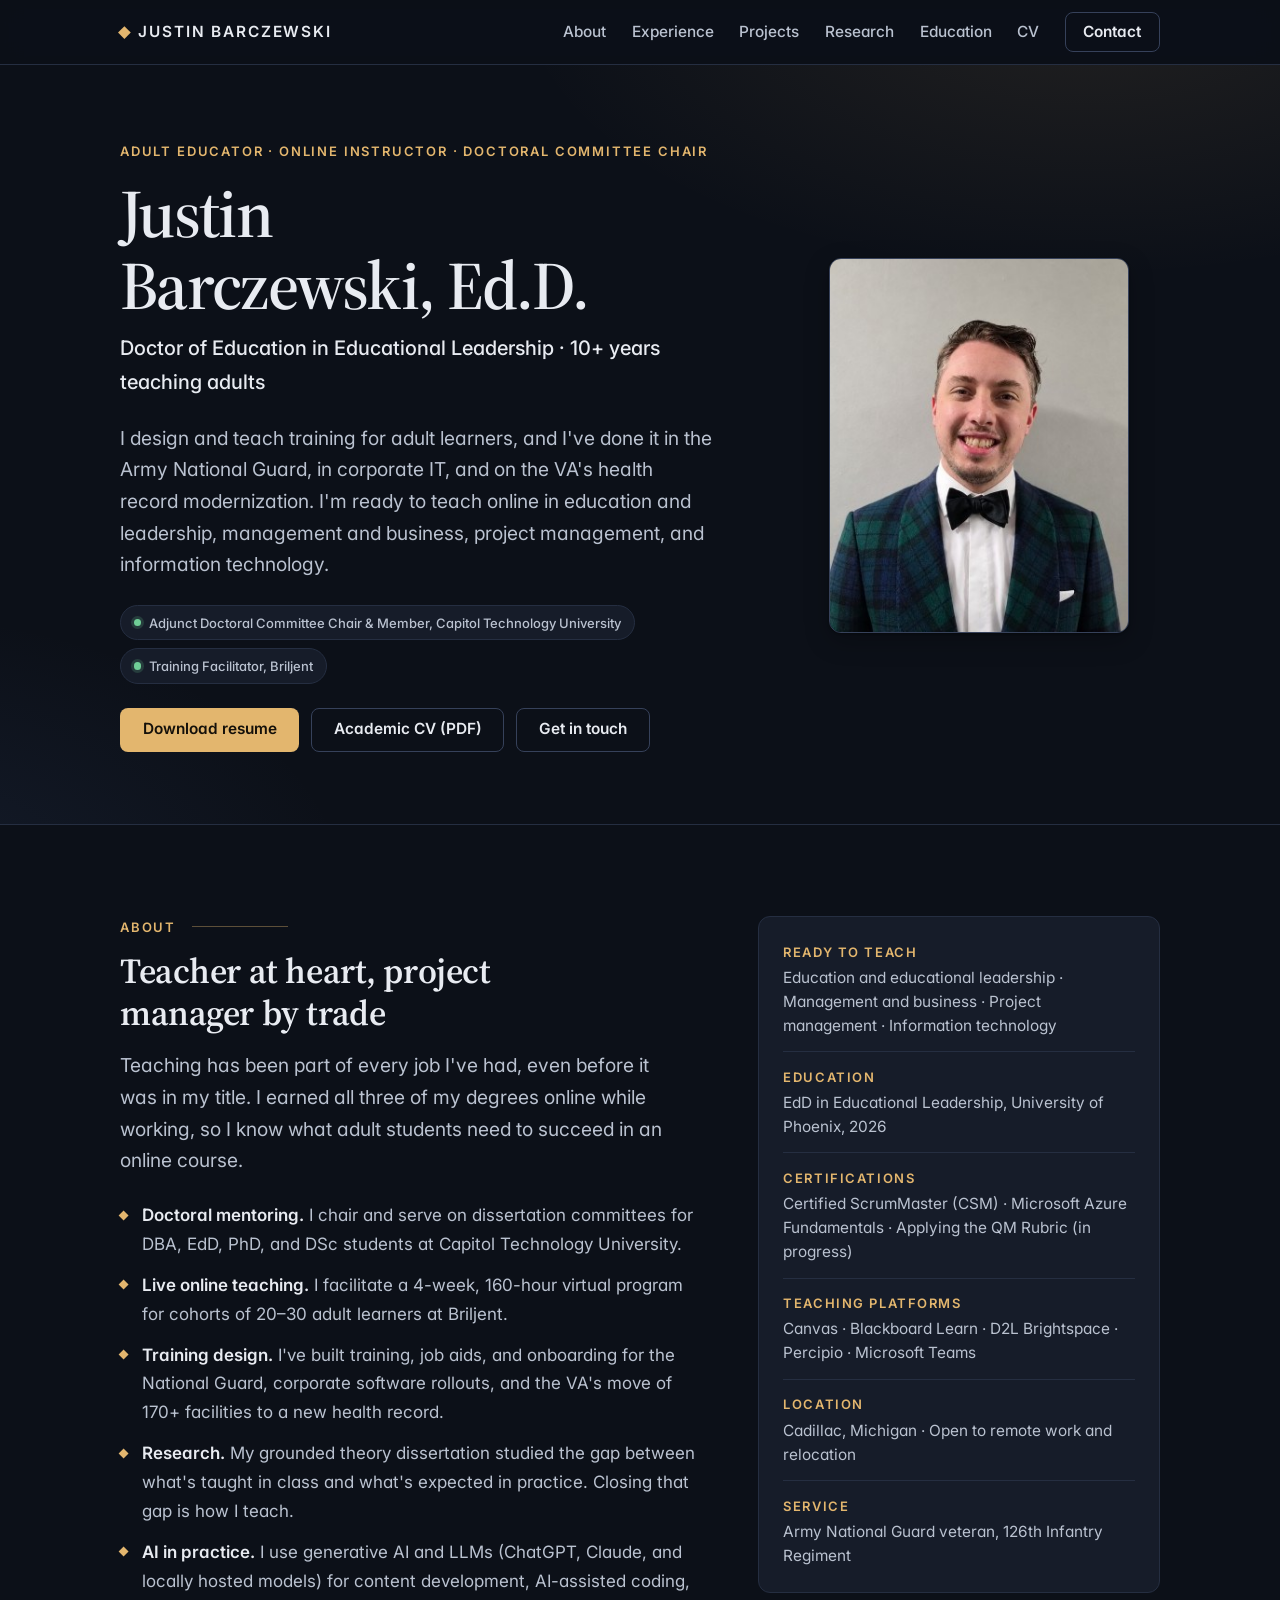
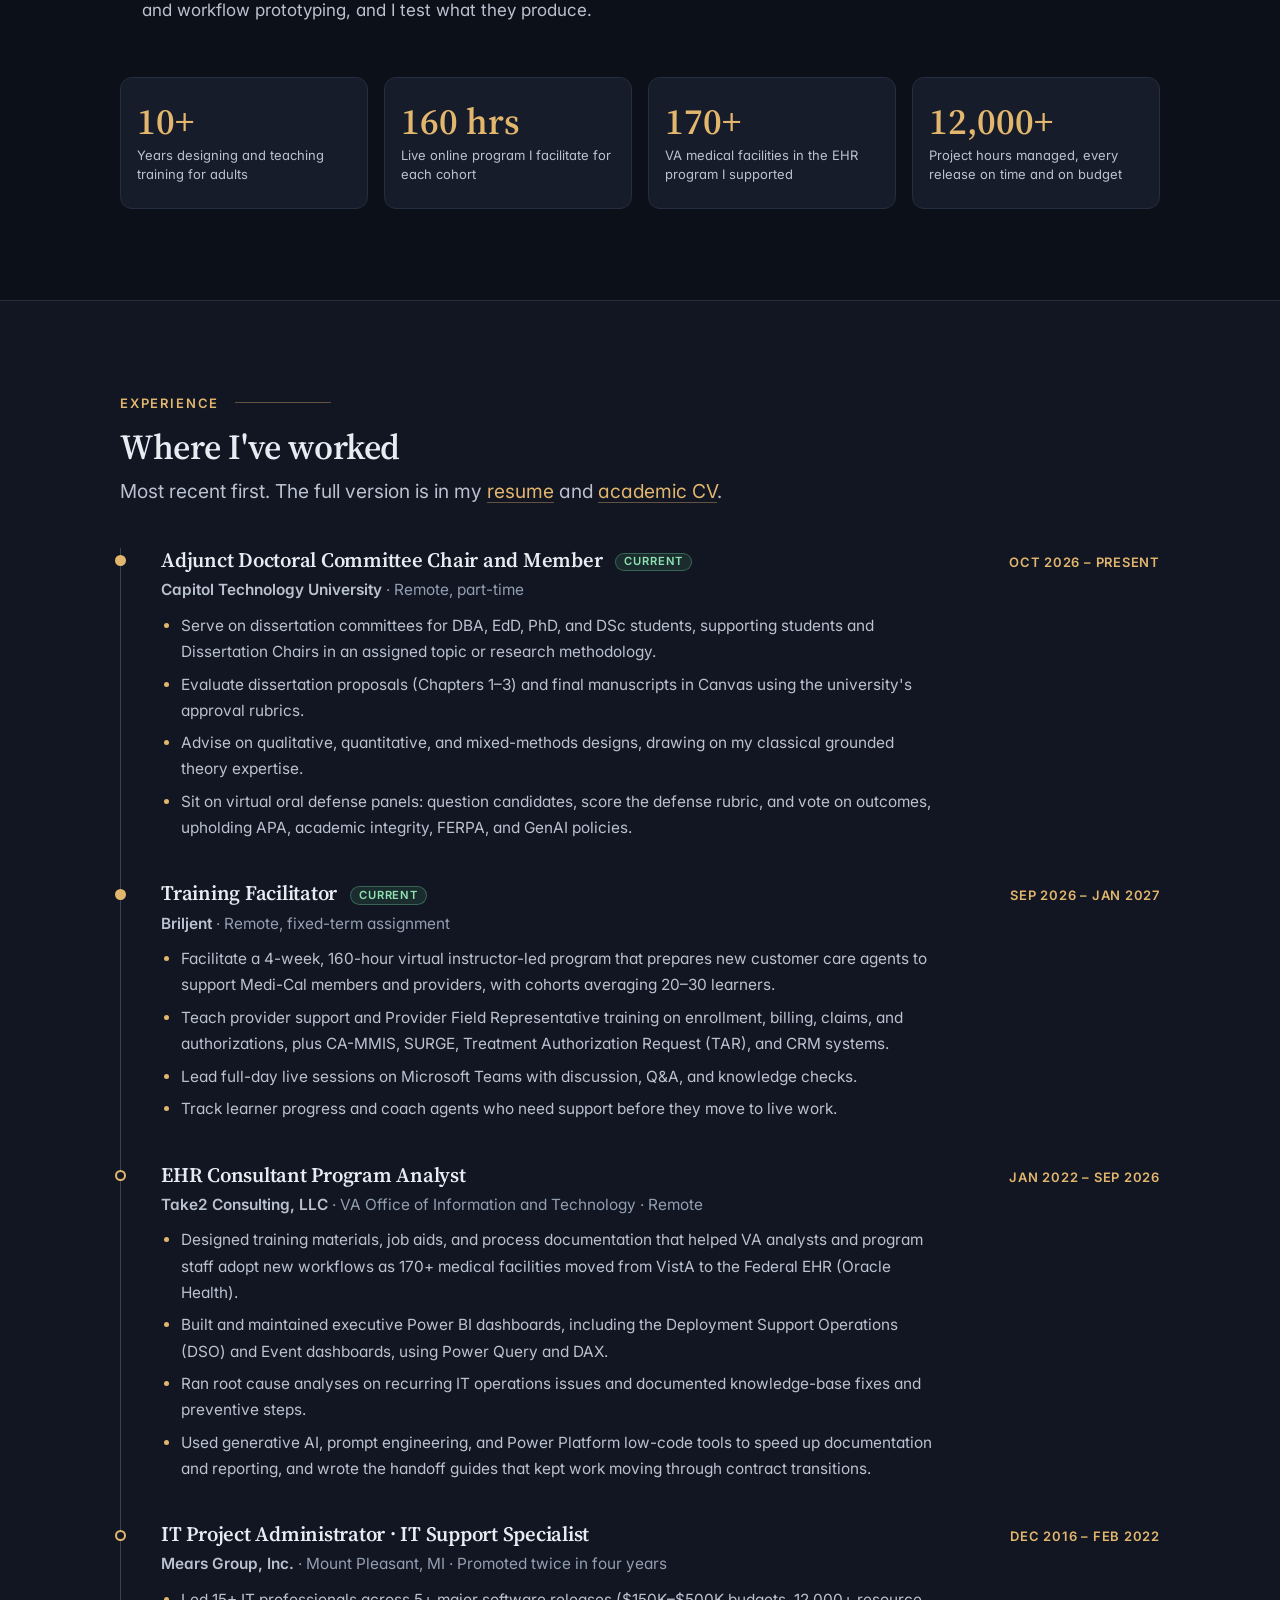
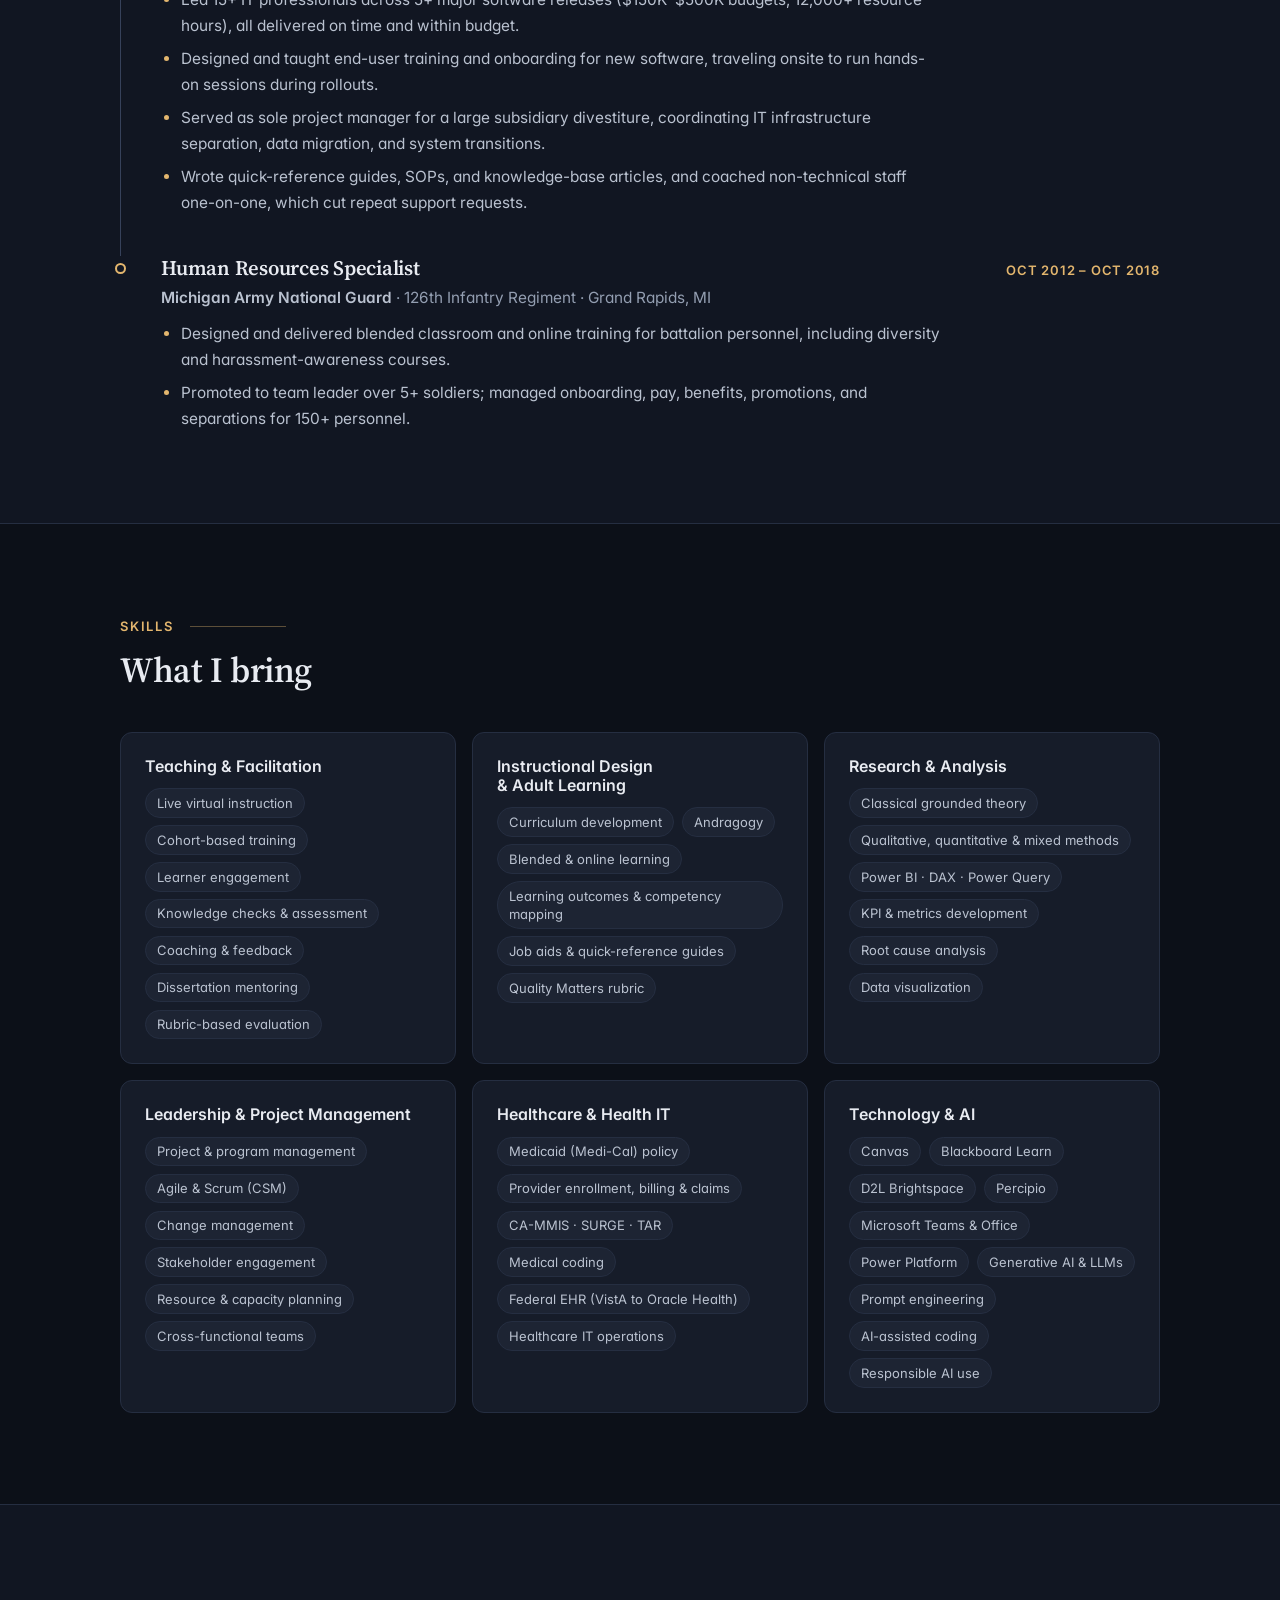
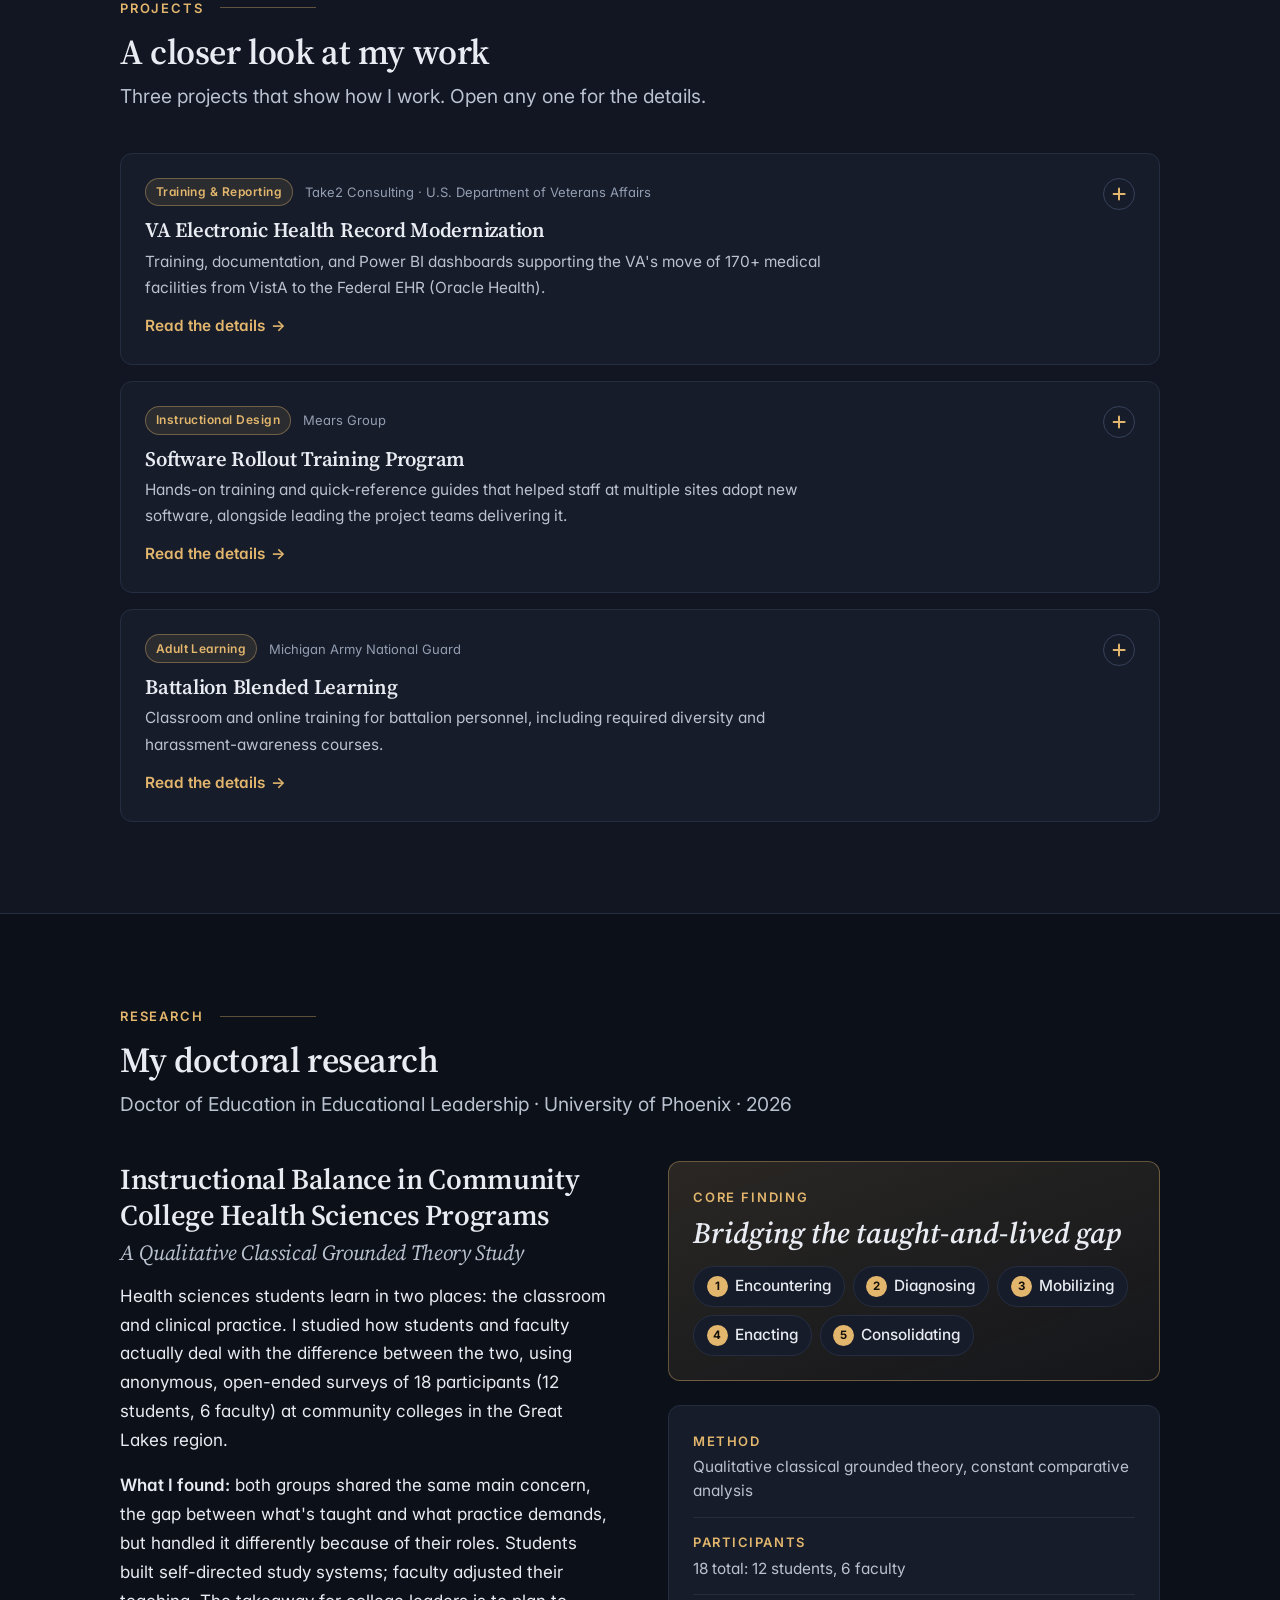
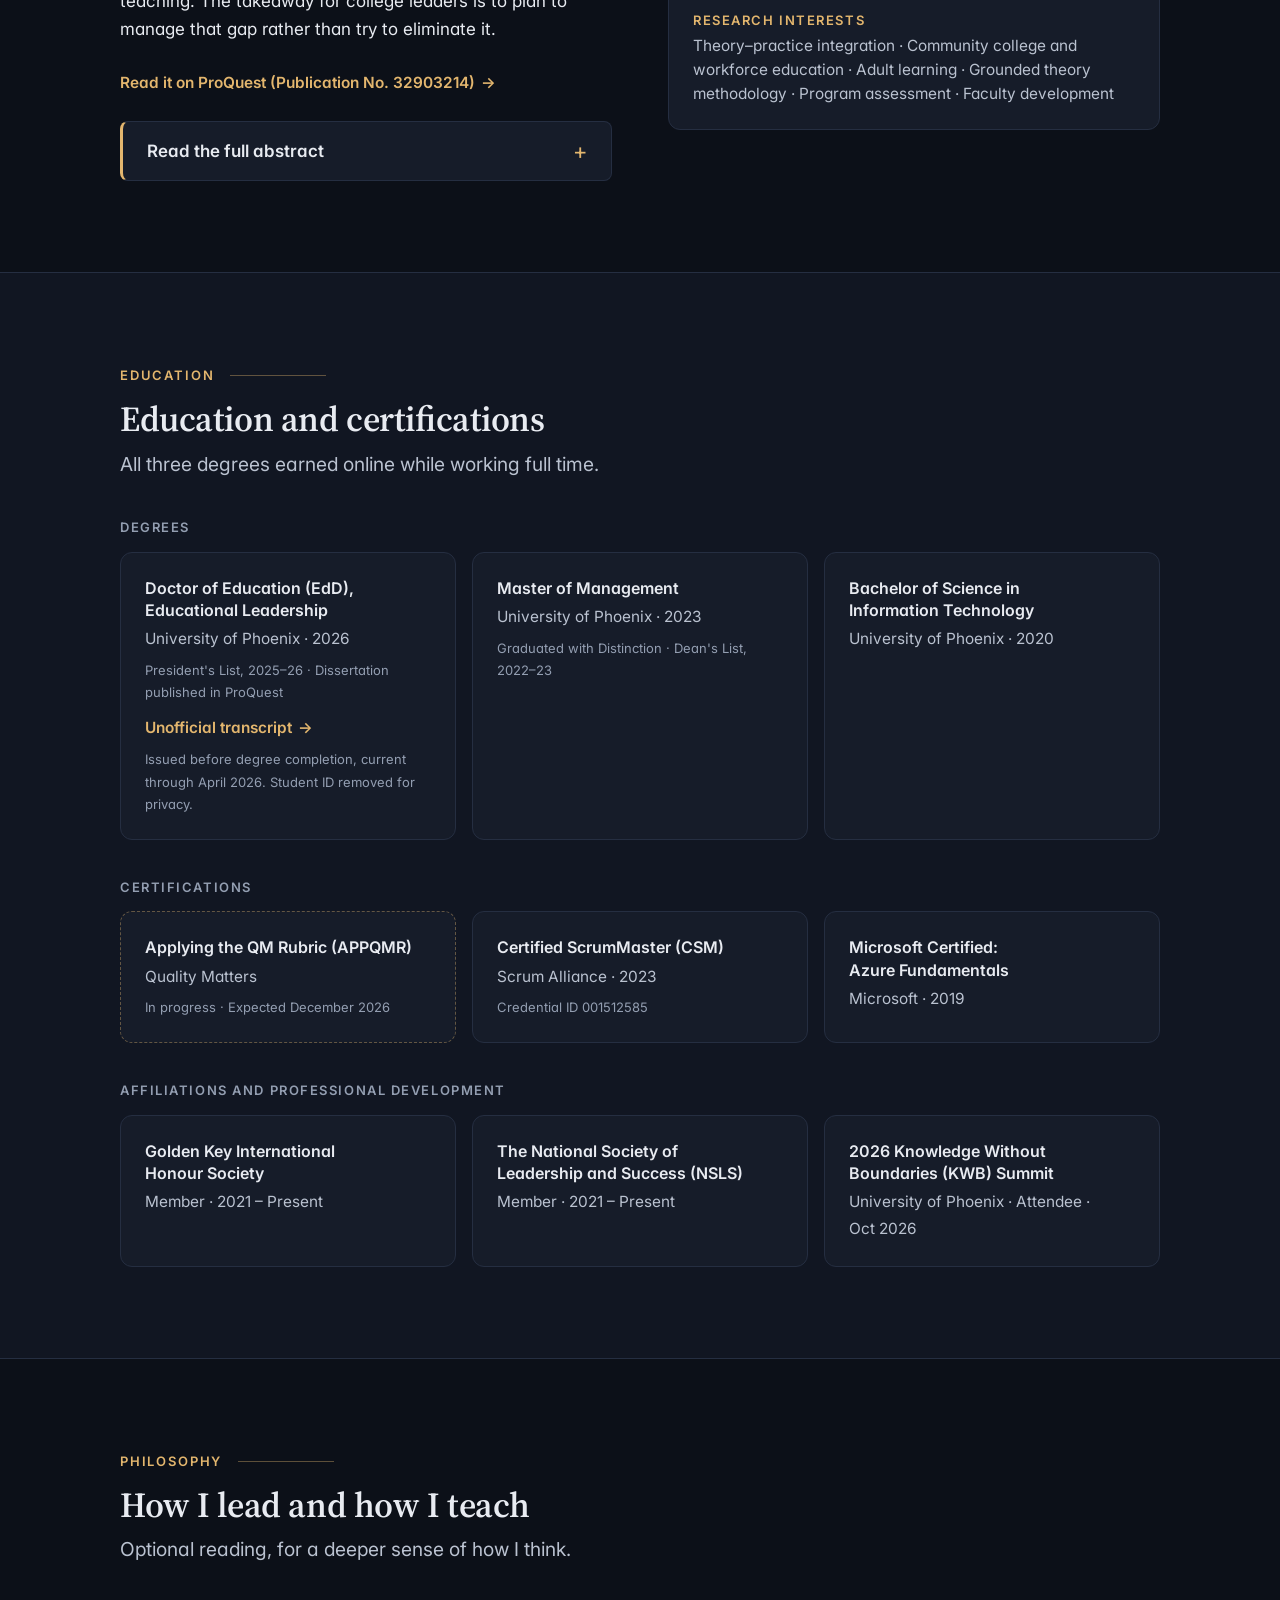
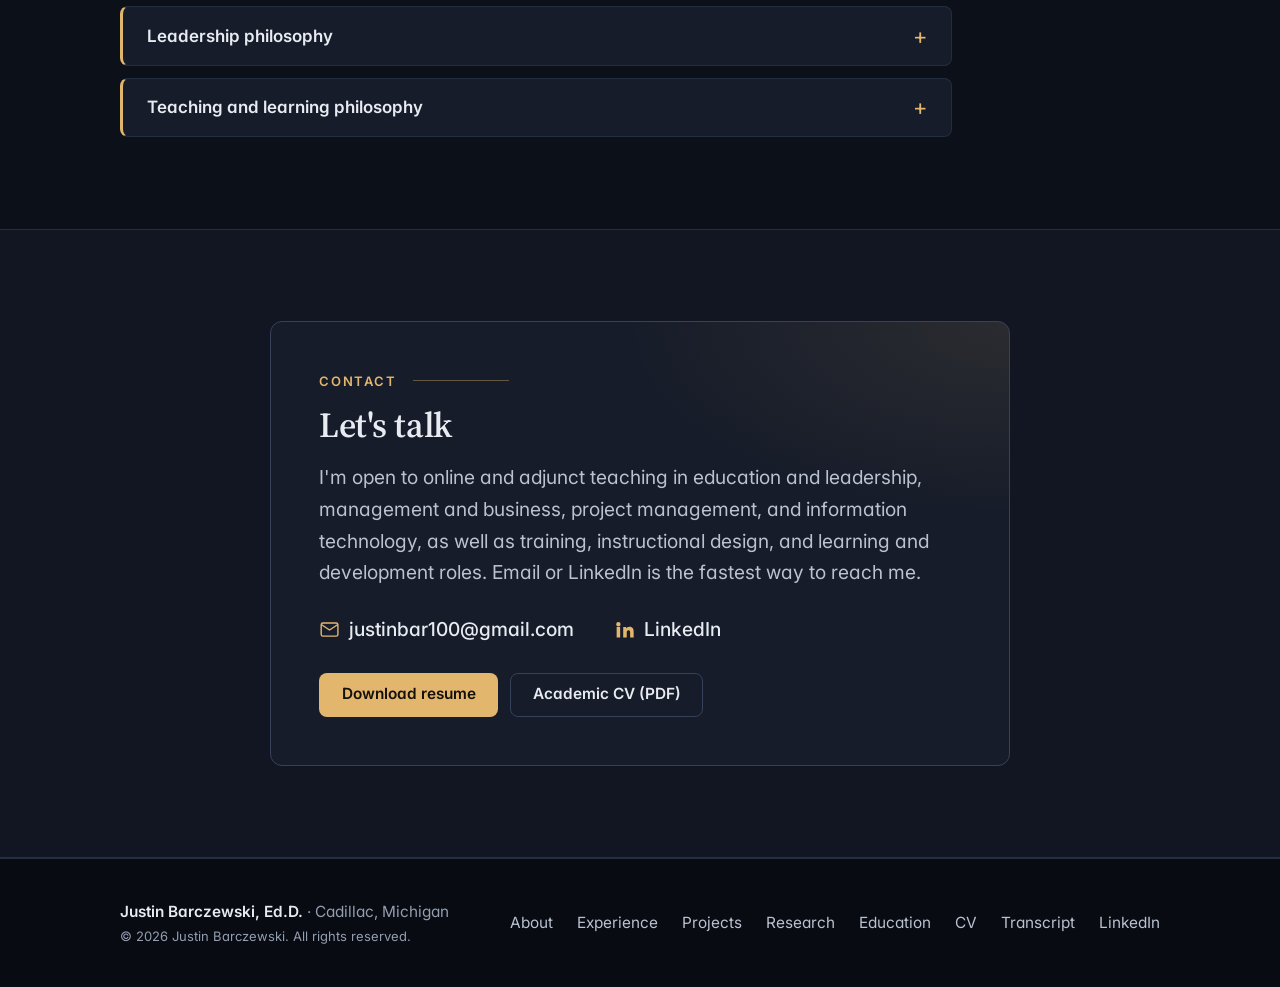
<file: work/safetylink-implementation.html>
<!DOCTYPE html>
<html lang="en">
<head>
<meta charset="utf-8">
<meta name="viewport" content="width=device-width, initial-scale=1">
<meta name="robots" content="noindex">
<meta http-equiv="refresh" content="0; url=/#work">
<link rel="canonical" href="https://justin2988.github.io/">
<title>Moved — Justin Barczewski</title>
</head>
<body>
<p>This case study now lives on the single-page portfolio. <a href="/#work">Continue to justin2988.github.io</a></p>
<script>location.replace("/#work");</script>
</body>
</html>
</file>
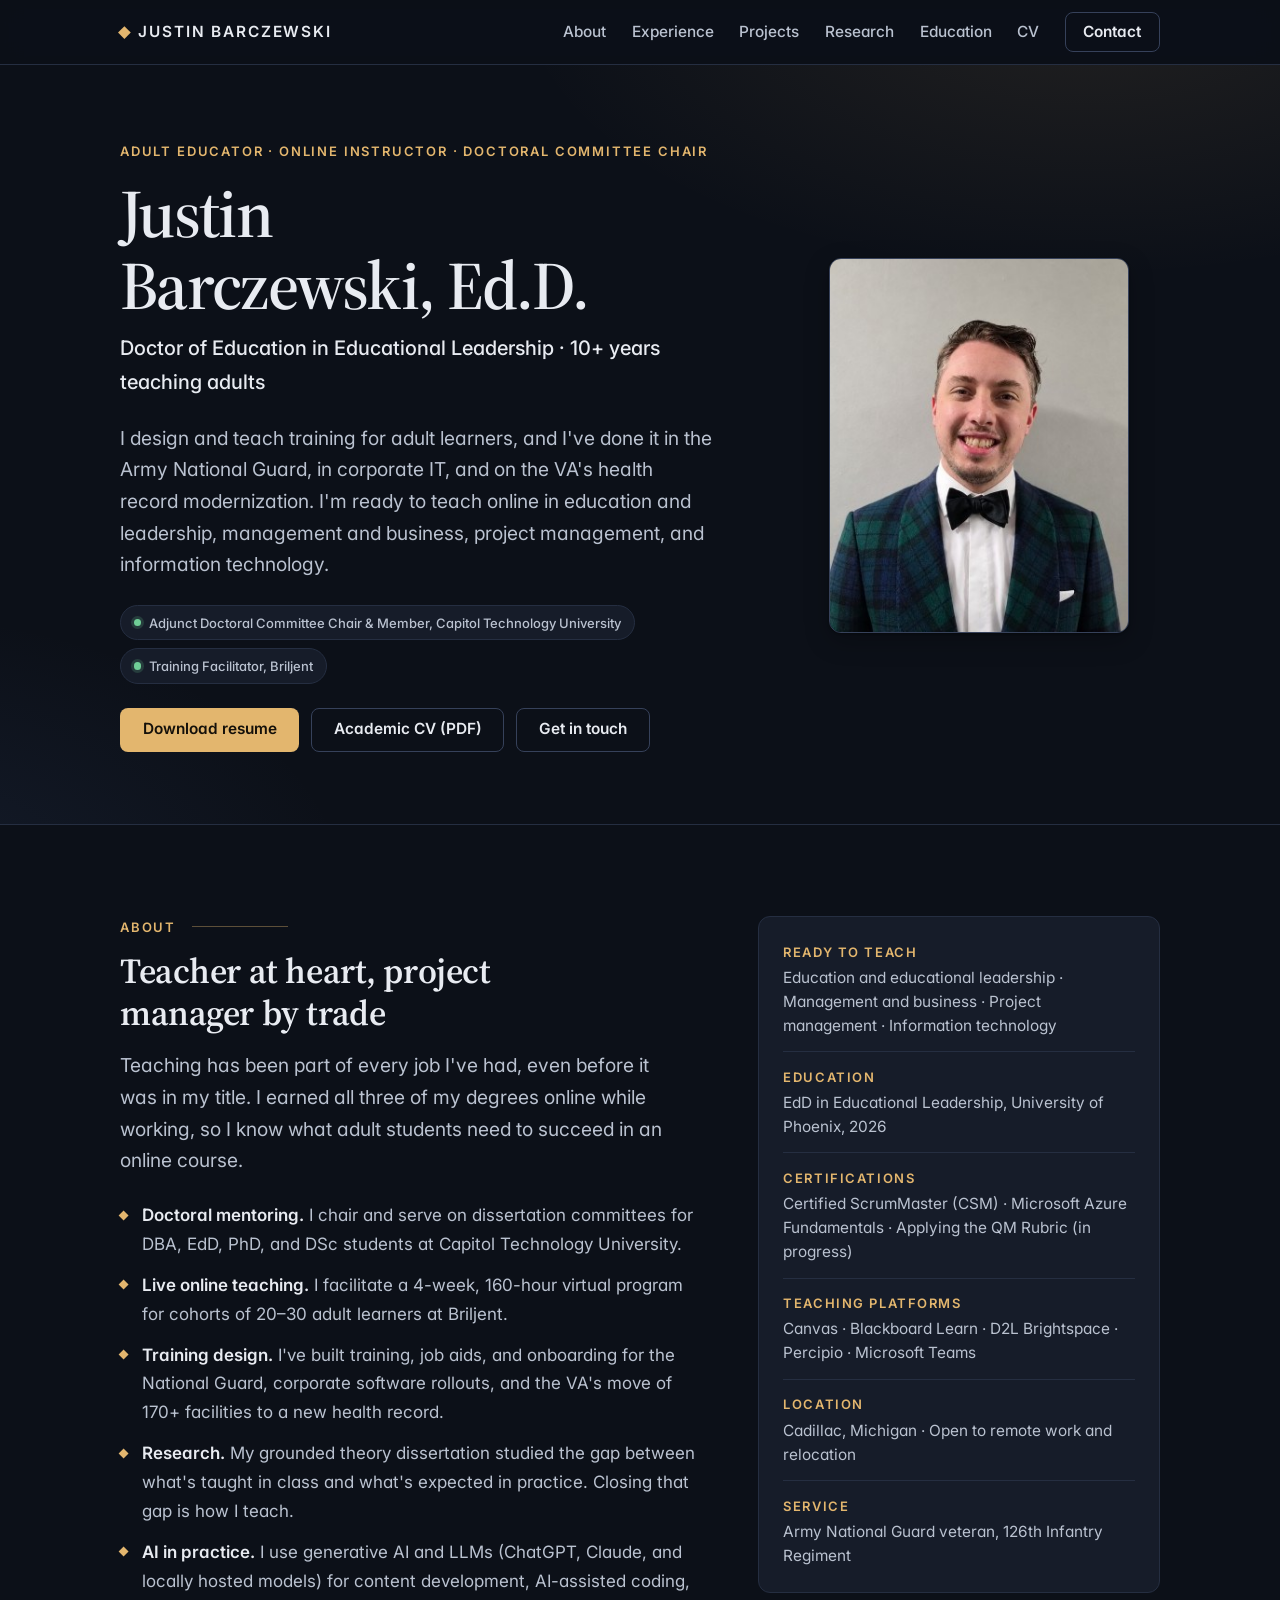
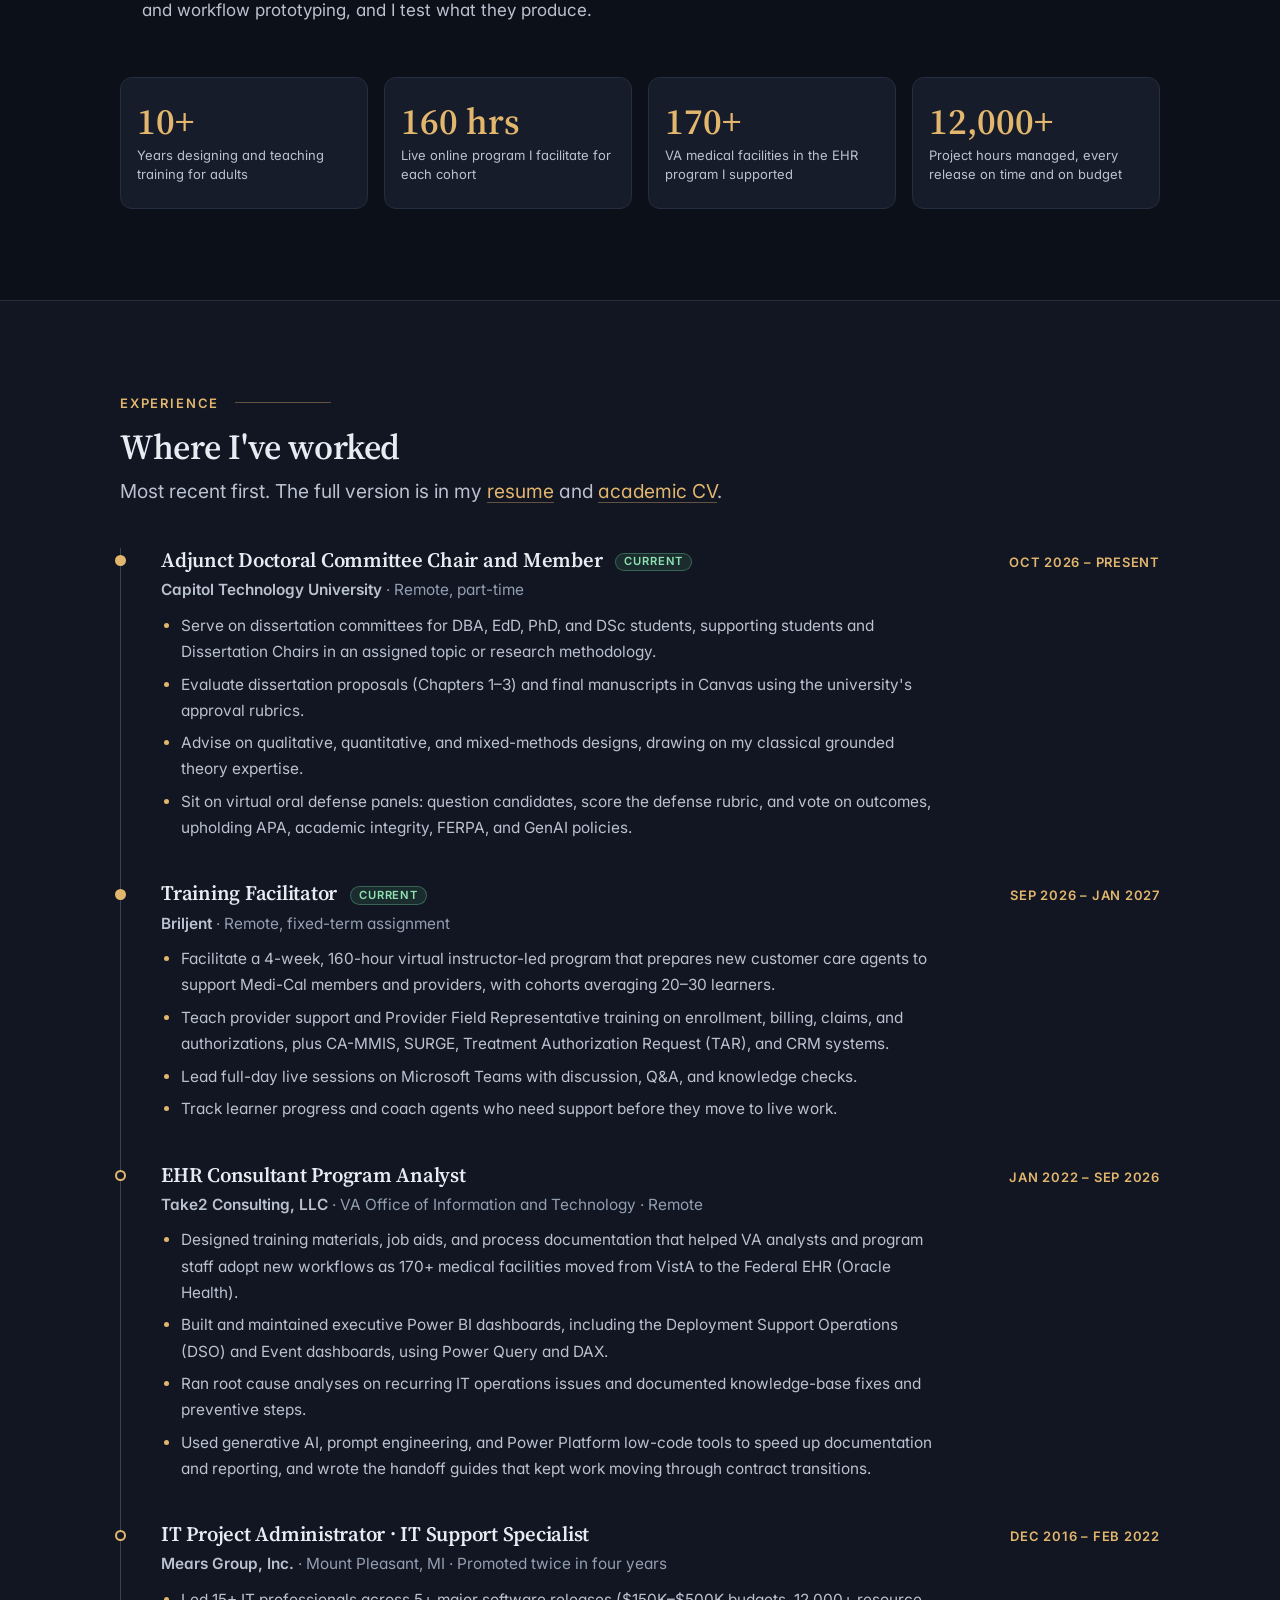
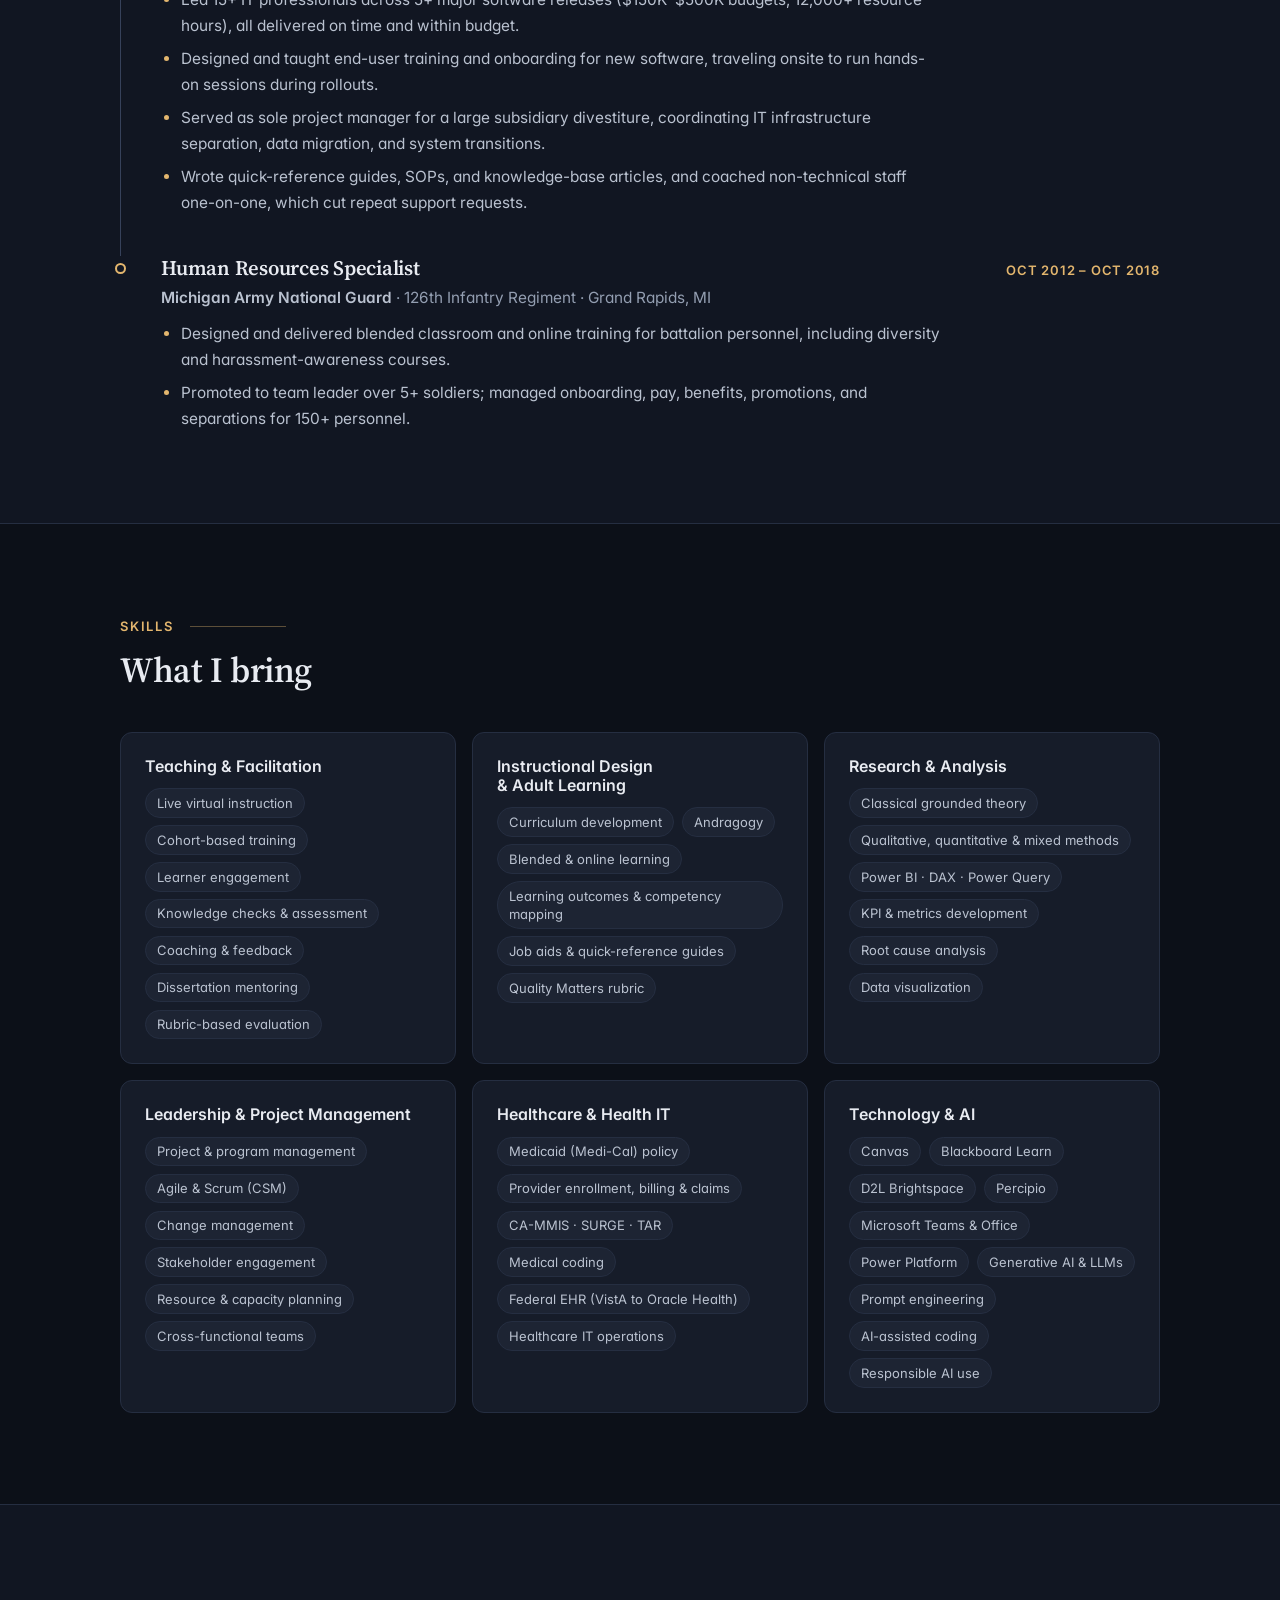
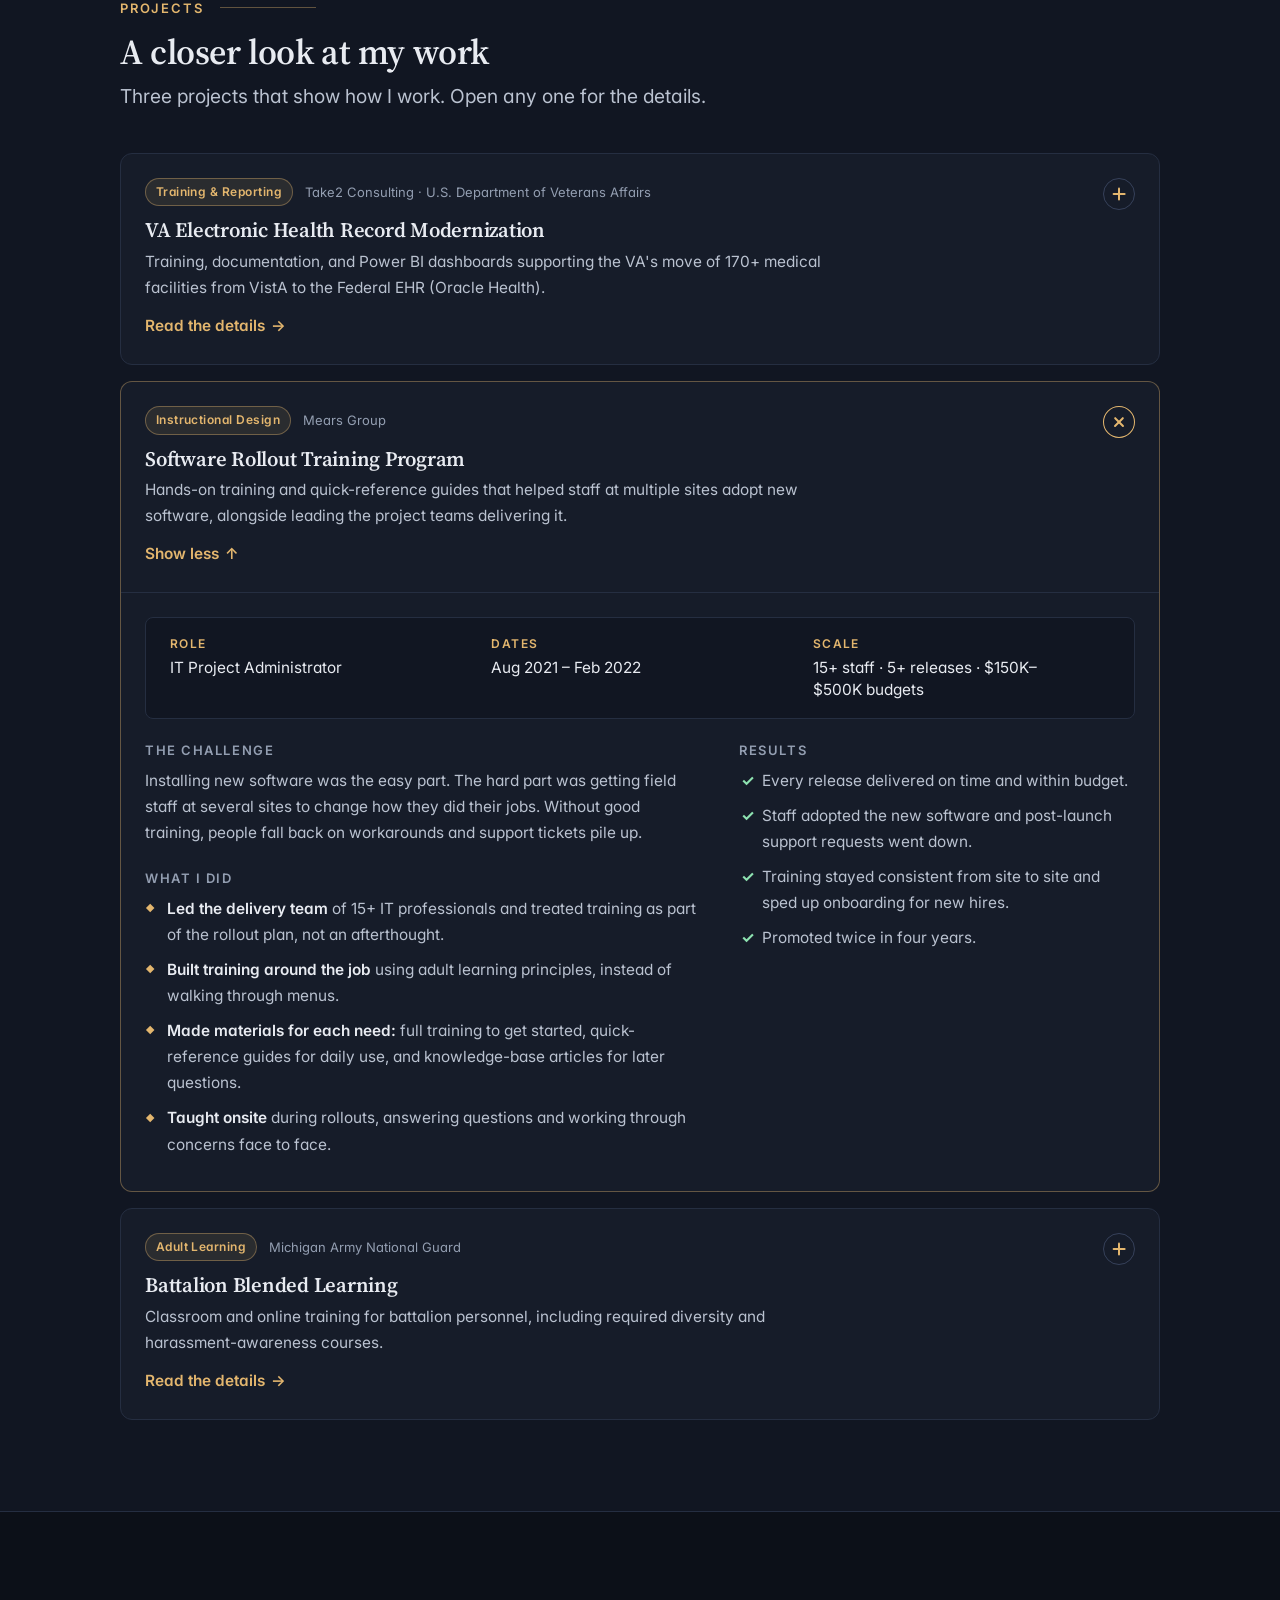
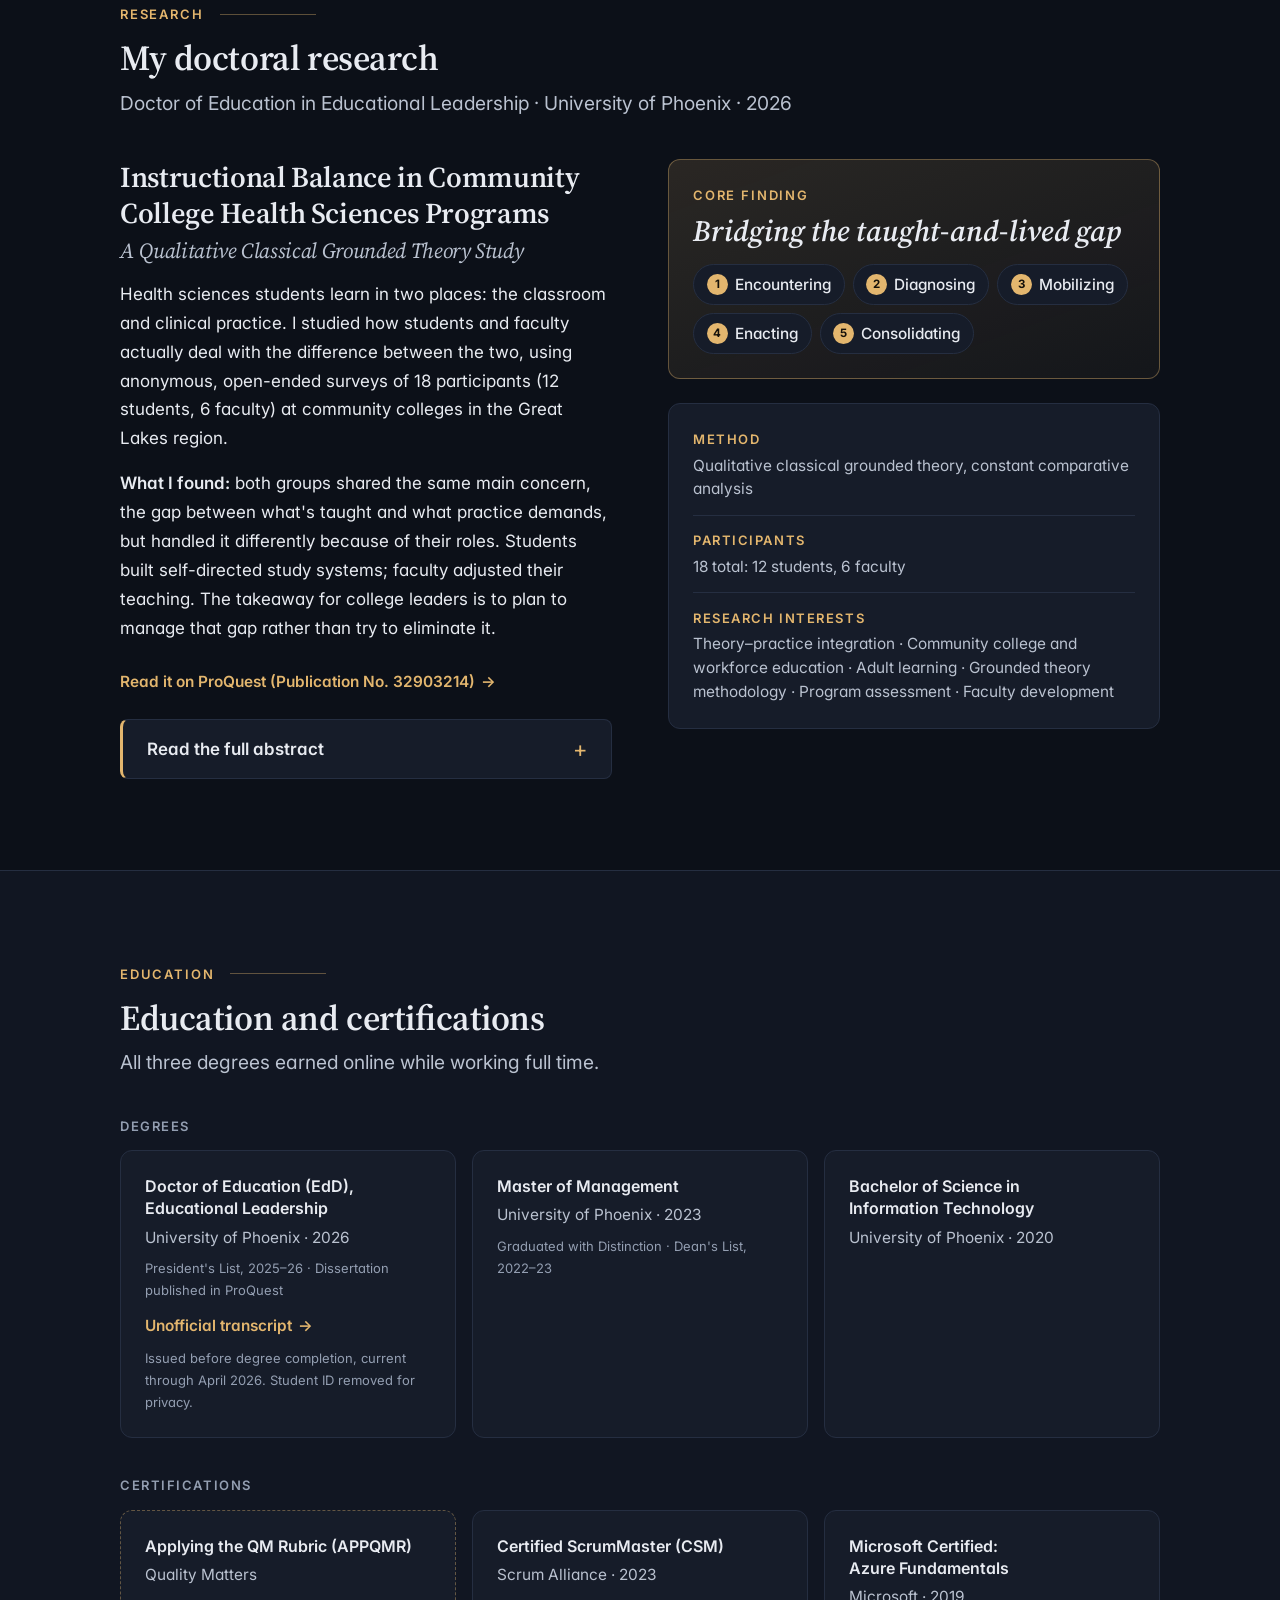
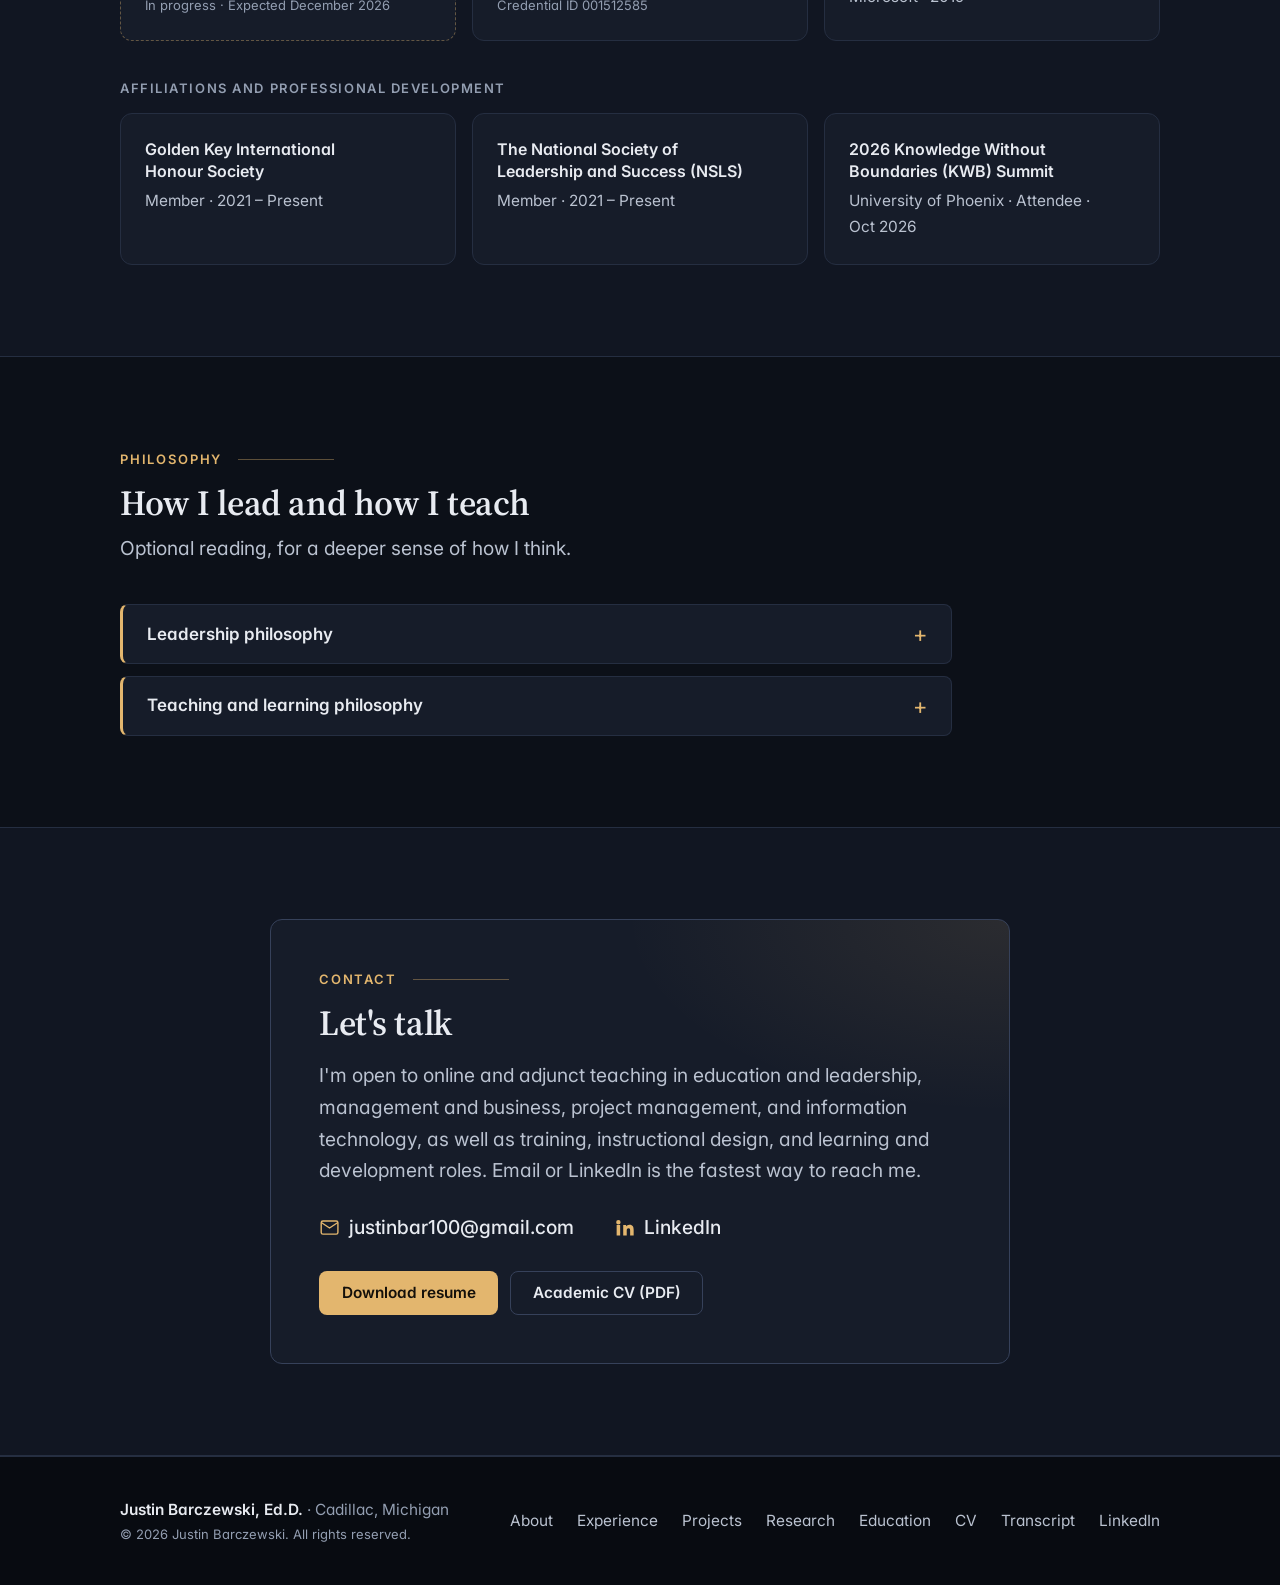
<file: work/training-adoption-program.html>
<!DOCTYPE html>
<html lang="en">
<head>
<meta charset="utf-8">
<meta name="viewport" content="width=device-width, initial-scale=1">
<meta name="robots" content="noindex">
<meta http-equiv="refresh" content="0; url=/#training-adoption">
<link rel="canonical" href="https://justin2988.github.io/">
<title>Moved — Justin Barczewski</title>
</head>
<body>
<p>This case study now lives on the single-page portfolio. <a href="/#training-adoption">Continue to justin2988.github.io</a></p>
<script>location.replace("/#training-adoption");</script>
</body>
</html>
</file>
<file: assets/css/site.css>
/* ==========================================================================
   Justin Barczewski — Professional Portfolio
   Design direction: "Night Study"
   Deep navy ground · soft off-white text · warm gold accent · serif headings

   Built for fast scanning: short sections, clear labels, high contrast.
   Fonts are loaded via <link> in each page <head>. Fallback stacks are chosen
   for close metric match so the layout holds if the webfont never arrives.
   ========================================================================== */

/* --------------------------------------------------------------------------
   1. Tokens
   Every text color below passes WCAG AA on every surface color:
     --text   13.0–15.9:1   --text-soft  8.7–10.6:1
     --text-faint 5.7–7.0:1  --accent     8.3–10.1:1
   Re-check with a contrast tool if you change any of them.
   -------------------------------------------------------------------------- */

:root {
  color-scheme: dark;

  /* Surfaces, darkest to lightest */
  --bg:             #0C1018;
  --bg-alt:         #111622;
  --surface:        #161C29;
  --surface-2:      #1D2433;

  /* Text */
  --text:           #E8EBF1;
  --text-soft:      #BAC2D0;
  --text-faint:     #939EB1;

  /* Gold accent. Readable as small text on every surface above. */
  --accent:         #E3B66E;
  --accent-hover:   #F1CD92;
  --accent-wash:    rgba(227, 182, 110, 0.10);
  --accent-line:    rgba(227, 182, 110, 0.38);
  --on-accent:      #14100A;

  /* Lines */
  --border:         #252E41;
  --border-strong:  #36415A;

  /* Type */
  --font-display: "Source Serif 4", ui-serif, Georgia, "Times New Roman", serif;
  --font-body:    "Inter", system-ui, -apple-system, "Segoe UI", Roboto, Helvetica, Arial, sans-serif;

  --fs-display:   clamp(2.4rem, 1.6rem + 3.4vw, 4.25rem);
  --fs-h2:        clamp(1.6rem, 1.3rem + 1.2vw, 2.2rem);
  --fs-h3:        clamp(1.12rem, 1.05rem + 0.3vw, 1.3rem);
  --fs-lead:      clamp(1.06rem, 1rem + 0.3vw, 1.2rem);
  --fs-body:      1.0625rem;
  --fs-small:     0.9625rem;
  --fs-tiny:      0.8125rem;

  /* Space */
  --space-xs:   0.5rem;
  --space-sm:   1rem;
  --space-md:   1.5rem;
  --space-lg:   2.5rem;
  --space-xl:   4rem;
  --space-section: clamp(3.5rem, 2.5rem + 4vw, 6rem);

  /* Layout */
  --container:  1120px;
  --measure:    68ch;
  --radius:     8px;
  --radius-lg:  12px;

  --shadow:     0 1px 2px rgba(0, 0, 0, 0.3), 0 8px 24px rgba(0, 0, 0, 0.25);
  --ease:       cubic-bezier(0.22, 0.61, 0.36, 1);
}

/* --------------------------------------------------------------------------
   2. Reset & base
   -------------------------------------------------------------------------- */

*, *::before, *::after { box-sizing: border-box; }

/* Components below set explicit `display`, which would otherwise beat [hidden]. */
[hidden] { display: none !important; }

html {
  -webkit-text-size-adjust: 100%;
  scroll-behavior: smooth;
  scroll-padding-top: 5rem;
  background-color: var(--bg);
}

body {
  margin: 0;
  background-color: var(--bg);
  color: var(--text);
  font-family: var(--font-body);
  font-size: var(--fs-body);
  line-height: 1.7;
  font-feature-settings: "kern" 1, "liga" 1, "cv11" 1;
  -webkit-font-smoothing: antialiased;
  -moz-osx-font-smoothing: grayscale;
  overflow-x: hidden;
}

img, svg, video { display: block; max-width: 100%; height: auto; }

h1, h2, h3, h4 {
  font-family: var(--font-display);
  font-weight: 600;
  line-height: 1.2;
  letter-spacing: -0.012em;
  color: var(--text);
  margin: 0 0 var(--space-sm);
  text-wrap: balance;
}

h1 { font-size: var(--fs-display); }
h2 { font-size: var(--fs-h2); }
h3 { font-size: var(--fs-h3); }
h4 { font-size: 1.1rem; }

p { margin: 0 0 var(--space-sm); text-wrap: pretty; }
p:last-child { margin-bottom: 0; }

a {
  color: var(--accent);
  text-decoration: underline;
  text-decoration-color: var(--accent-line);
  text-underline-offset: 0.2em;
  text-decoration-thickness: 1px;
  transition: color 0.18s var(--ease), text-decoration-color 0.18s var(--ease);
}
a:hover { color: var(--accent-hover); text-decoration-color: var(--accent-hover); }

ul, ol { margin: 0 0 var(--space-sm); padding-left: 1.25rem; }
li { margin-bottom: 0.4rem; }
li:last-child { margin-bottom: 0; }
li::marker { color: var(--accent); }

strong { font-weight: 600; color: var(--text); }
em { color: inherit; }

::selection { background: rgba(227, 182, 110, 0.35); color: #FFFFFF; }

/* Focus: always visible, never suppressed. */
:focus-visible {
  outline: 2px solid var(--accent);
  outline-offset: 3px;
  border-radius: 4px;
}
:focus:not(:focus-visible) { outline: none; }

.skip-link {
  position: absolute;
  left: var(--space-sm);
  top: -100%;
  z-index: 200;
  padding: 0.75rem 1.25rem;
  background: var(--accent);
  color: var(--on-accent);
  font-size: var(--fs-small);
  font-weight: 600;
  text-decoration: none;
  border-radius: var(--radius);
  transition: top 0.2s var(--ease);
}
.skip-link:focus { top: var(--space-sm); color: var(--on-accent); }

/* --------------------------------------------------------------------------
   3. Layout primitives
   -------------------------------------------------------------------------- */

.container {
  width: 100%;
  max-width: var(--container);
  margin-inline: auto;
  padding-inline: clamp(1rem, 4vw, 2.5rem);
}

.container--narrow { max-width: 820px; }

.prose { max-width: var(--measure); }
.prose > * + * { margin-top: var(--space-sm); }
.prose--wide { max-width: 52rem; }

.lead {
  font-size: var(--fs-lead);
  line-height: 1.65;
  color: var(--text-soft);
}
.lead--narrow { max-width: 46ch; }

.eyebrow {
  display: block;
  font-family: var(--font-body);
  font-size: var(--fs-tiny);
  font-weight: 600;
  letter-spacing: 0.14em;
  text-transform: uppercase;
  color: var(--accent);
  margin-bottom: var(--space-sm);
}

.split {
  display: grid;
  grid-template-columns: minmax(0, 1fr) minmax(0, 1fr);
  gap: clamp(2rem, 5vw, 3.5rem);
  align-items: start;
}
.split--sidebar { grid-template-columns: minmax(0, 1.45fr) minmax(0, 1fr); }

@media (max-width: 860px) {
  .split, .split--sidebar { grid-template-columns: 1fr; gap: var(--space-lg); }
}

/* --------------------------------------------------------------------------
   4. Header & navigation
   -------------------------------------------------------------------------- */

.site-header {
  position: sticky;
  top: 0;
  z-index: 100;
  background: rgba(12, 16, 24, 0.86);
  backdrop-filter: saturate(160%) blur(12px);
  -webkit-backdrop-filter: saturate(160%) blur(12px);
  border-bottom: 1px solid var(--border);
}

.site-header__inner {
  display: flex;
  align-items: center;
  justify-content: space-between;
  gap: var(--space-md);
  min-height: 4rem;
}

.brand {
  display: inline-flex;
  align-items: center;
  gap: 0.6rem;
  font-family: var(--font-body);
  font-size: var(--fs-small);
  font-weight: 600;
  letter-spacing: 0.12em;
  text-transform: uppercase;
  text-decoration: none;
  color: var(--text);
  white-space: nowrap;
}
/* Small gold diamond, echoing the favicon mark */
.brand::before {
  content: "";
  width: 0.55rem;
  height: 0.55rem;
  background: var(--accent);
  transform: rotate(45deg);
  flex-shrink: 0;
}
.brand:hover { color: var(--accent); }

.nav { display: flex; align-items: center; gap: clamp(1rem, 2vw, 1.75rem); }

.nav__list {
  display: flex;
  align-items: center;
  gap: clamp(0.9rem, 2vw, 1.75rem);
  list-style: none;
  margin: 0;
  padding: 0;
}
.nav__list li { margin: 0; }

.nav__link {
  display: inline-block;
  padding: 0.5rem 0;
  font-size: var(--fs-small);
  font-weight: 500;
  color: var(--text-soft);
  text-decoration: none;
  position: relative;
}

.nav__link::after {
  content: "";
  position: absolute;
  left: 0;
  right: 0;
  bottom: 0.2rem;
  height: 2px;
  border-radius: 2px;
  background: var(--accent);
  transform: scaleX(0);
  transform-origin: left;
  transition: transform 0.22s var(--ease);
}

.nav__link:hover { color: var(--text); }
.nav__link:hover::after { transform: scaleX(1); }

.nav__link[aria-current="page"] { color: var(--text); font-weight: 600; }
.nav__link[aria-current="page"]::after { transform: scaleX(1); }

/* Scroll-spy: the section currently in view. Color + underline only, since a
   weight change here would make the nav jitter while scrolling. */
.nav__link.is-active { color: var(--text); }
.nav__link.is-active::after { transform: scaleX(1); }

.nav .btn { min-height: 40px; padding: 0.5rem 1.1rem; }

.nav__toggle {
  display: none;
  align-items: center;
  justify-content: center;
  width: 44px;
  height: 44px;
  margin-right: -0.5rem;
  padding: 0;
  background: none;
  border: 0;
  cursor: pointer;
  color: var(--text);
}

.nav__toggle-bars,
.nav__toggle-bars::before,
.nav__toggle-bars::after {
  display: block;
  width: 22px;
  height: 2px;
  border-radius: 2px;
  background: currentColor;
  transition: transform 0.24s var(--ease), opacity 0.18s var(--ease);
}

.nav__toggle-bars { position: relative; }
.nav__toggle-bars::before,
.nav__toggle-bars::after { content: ""; position: absolute; left: 0; }
.nav__toggle-bars::before { top: -7px; }
.nav__toggle-bars::after  { top:  7px; }

.nav__toggle[aria-expanded="true"] .nav__toggle-bars { transform: rotate(45deg); }
.nav__toggle[aria-expanded="true"] .nav__toggle-bars::before { transform: translateY(7px) rotate(-90deg); }
.nav__toggle[aria-expanded="true"] .nav__toggle-bars::after  { opacity: 0; }

@media (max-width: 820px) {
  .nav__toggle { display: inline-flex; }

  .nav {
    position: fixed;
    inset: 4rem 0 auto;
    flex-direction: column;
    align-items: stretch;
    gap: 0;
    padding: var(--space-xs) clamp(1rem, 4vw, 2.5rem) var(--space-md);
    background: var(--bg-alt);
    border-bottom: 1px solid var(--border);
    box-shadow: var(--shadow);
    transform: translateY(-8px);
    opacity: 0;
    visibility: hidden;
    transition: opacity 0.2s var(--ease), transform 0.2s var(--ease), visibility 0.2s;
  }

  .nav[data-open="true"] { transform: translateY(0); opacity: 1; visibility: visible; }

  .nav__list { flex-direction: column; align-items: stretch; gap: 0; width: 100%; }

  .nav__link {
    display: block;
    padding: 0.85rem 0;
    font-size: 1.0625rem;
    border-bottom: 1px solid var(--border);
  }
  .nav__link::after { display: none; }

  .nav > .btn { margin-top: var(--space-sm); justify-content: center; min-height: 44px; }
}

/* --------------------------------------------------------------------------
   5. Buttons & links
   -------------------------------------------------------------------------- */

.btn {
  display: inline-flex;
  align-items: center;
  justify-content: center;
  gap: 0.5rem;
  min-height: 44px;
  padding: 0.65rem 1.35rem;
  font-family: var(--font-body);
  font-size: var(--fs-small);
  font-weight: 600;
  line-height: 1.2;
  text-decoration: none;
  border: 1px solid transparent;
  border-radius: var(--radius);
  cursor: pointer;
  transition: background-color 0.18s var(--ease), color 0.18s var(--ease),
              border-color 0.18s var(--ease), transform 0.18s var(--ease);
}

.btn__arrow { transition: transform 0.22s var(--ease); }
.btn:hover .btn__arrow { transform: translateX(3px); }

.btn--primary {
  background: var(--accent);
  color: var(--on-accent);
}
.btn--primary:hover {
  background: var(--accent-hover);
  color: var(--on-accent);
  transform: translateY(-1px);
}

.btn--ghost {
  background: transparent;
  color: var(--text);
  border-color: var(--border-strong);
}
.btn--ghost:hover {
  color: var(--text);
  border-color: var(--accent);
  background: var(--accent-wash);
}

.btn-row {
  display: flex;
  flex-wrap: wrap;
  gap: 0.75rem;
  margin-top: var(--space-md);
}
.btn-row--center { justify-content: center; }

/* Text link with arrow */
.link-arrow {
  display: inline-flex;
  align-items: center;
  gap: 0.4rem;
  font-size: var(--fs-small);
  font-weight: 600;
  color: var(--accent);
  text-decoration: none;
}
.link-arrow::after {
  content: "→";
  transition: transform 0.22s var(--ease);
}
.link-arrow:hover { color: var(--accent-hover); }
.link-arrow:hover::after { transform: translateX(3px); }

/* --------------------------------------------------------------------------
   6. Hero
   -------------------------------------------------------------------------- */

.hero {
  position: relative;
  padding-top: clamp(2.5rem, 1.5rem + 4vw, 5rem);
  padding-bottom: clamp(2.5rem, 1.5rem + 4vw, 4.5rem);
  border-bottom: 1px solid var(--border);
  background:
    radial-gradient(60rem 30rem at 85% -10%, rgba(227, 182, 110, 0.10), transparent 60%),
    radial-gradient(50rem 30rem at -10% 110%, rgba(84, 118, 186, 0.12), transparent 60%),
    var(--bg);
}

.hero__grid {
  display: grid;
  grid-template-columns: minmax(0, 1.7fr) minmax(0, 1fr);
  gap: clamp(2rem, 5vw, 4rem);
  align-items: center;
}

.hero__display {
  font-size: var(--fs-display);
  line-height: 1.05;
  letter-spacing: -0.025em;
  margin: 0 0 0.6rem;
}

.hero__role {
  font-family: var(--font-body);
  font-size: clamp(1.05rem, 0.98rem + 0.4vw, 1.25rem);
  font-weight: 500;
  color: var(--text);
  margin: 0 0 var(--space-md);
}

.hero__lead {
  font-size: var(--fs-lead);
  line-height: 1.65;
  color: var(--text-soft);
  max-width: 58ch;
  margin: 0;
}

/* "Currently" line under the lead */
.now {
  display: flex;
  flex-wrap: wrap;
  gap: 0.5rem;
  margin: var(--space-md) 0 0;
  padding: 0;
  list-style: none;
}
.now li {
  display: inline-flex;
  align-items: center;
  gap: 0.5rem;
  margin: 0;
  padding: 0.35rem 0.8rem;
  font-size: var(--fs-tiny);
  font-weight: 500;
  color: var(--text-soft);
  background: var(--surface);
  border: 1px solid var(--border);
  border-radius: 100px;
}
.now li::before {
  content: "";
  width: 0.45rem;
  height: 0.45rem;
  border-radius: 50%;
  background: #6FCF97;
  box-shadow: 0 0 0 3px rgba(111, 207, 151, 0.18);
  flex-shrink: 0;
}

.hero__portrait {
  position: relative;
  justify-self: center;
  width: min(100%, 300px);
}

.hero__portrait img {
  width: 100%;
  aspect-ratio: 4 / 5;
  object-fit: cover;
  border-radius: var(--radius-lg);
  border: 1px solid var(--border-strong);
  box-shadow: var(--shadow);
}

/* Gold frame offset behind the portrait */
.hero__portrait::before {
  content: "";
  position: absolute;
  inset: 0.9rem -0.9rem -0.9rem 0.9rem;
  border: 1px solid var(--accent-line);
  border-radius: var(--radius-lg);
  z-index: -1;
}

@media (max-width: 860px) {
  .hero__grid { grid-template-columns: 1fr; gap: var(--space-lg); }
  .hero__portrait { order: -1; width: min(100%, 200px); justify-self: start; }
  .hero__portrait::before { inset: 0.6rem -0.6rem -0.6rem 0.6rem; }
}

/* --------------------------------------------------------------------------
   7. Sections
   -------------------------------------------------------------------------- */

.section { padding-block: var(--space-section); }
.section--alt {
  background: var(--bg-alt);
  border-block: 1px solid var(--border);
}

.section-head {
  max-width: 46rem;
  margin-bottom: var(--space-lg);
}
.section-head h2 { margin-bottom: 0.5rem; }
.section-head .lead { margin-top: 0.5rem; }

/* Small gold label with a rule, above each section heading */
.section-num {
  display: flex;
  align-items: center;
  gap: var(--space-sm);
  margin-bottom: 0.75rem;
  font-size: var(--fs-tiny);
  font-weight: 600;
  letter-spacing: 0.14em;
  text-transform: uppercase;
  color: var(--accent);
}
.section-num::after {
  content: "";
  flex: 1;
  max-width: 6rem;
  height: 1px;
  background: var(--accent-line);
}

.subhead {
  font-family: var(--font-body);
  font-size: var(--fs-tiny);
  font-weight: 600;
  letter-spacing: 0.12em;
  text-transform: uppercase;
  color: var(--text-faint);
  margin: var(--space-lg) 0 var(--space-sm);
}
.subhead:first-child { margin-top: 0; }

/* --------------------------------------------------------------------------
   8. Cards (shared surface)
   -------------------------------------------------------------------------- */

.card {
  padding: var(--space-md);
  background: var(--surface);
  border: 1px solid var(--border);
  border-radius: var(--radius-lg);
}
.section--alt .card { background: var(--surface); }

/* --------------------------------------------------------------------------
   9. About: highlights, quick facts, stats
   -------------------------------------------------------------------------- */

.highlights { list-style: none; padding: 0; margin: var(--space-md) 0 0; }
.highlights li {
  position: relative;
  padding-left: 1.4rem;
  margin-bottom: 0.75rem;
  color: var(--text-soft);
}
.highlights li::before {
  content: "";
  position: absolute;
  left: 0;
  top: 0.62em;
  width: 0.45rem;
  height: 0.45rem;
  background: var(--accent);
  transform: rotate(45deg);
}
.highlights strong { color: var(--text); }

.facts { margin: 0; }
.facts div {
  padding: 0.85rem 0;
  border-bottom: 1px solid var(--border);
}
.facts div:first-child { padding-top: 0; }
.facts div:last-child { padding-bottom: 0; border-bottom: 0; }
.facts dt {
  font-size: var(--fs-tiny);
  font-weight: 600;
  letter-spacing: 0.12em;
  text-transform: uppercase;
  color: var(--accent);
  margin-bottom: 0.2rem;
}
.facts dd {
  margin: 0;
  font-size: var(--fs-small);
  color: var(--text-soft);
  line-height: 1.55;
}

.stats {
  display: grid;
  grid-template-columns: repeat(4, minmax(0, 1fr));
  gap: var(--space-sm);
  margin-top: var(--space-lg);
}
@media (max-width: 860px) { .stats { grid-template-columns: repeat(2, minmax(0, 1fr)); } }

.stat {
  padding: var(--space-md) var(--space-sm);
  background: var(--surface);
  border: 1px solid var(--border);
  border-radius: var(--radius-lg);
}
.stat__value {
  display: block;
  font-family: var(--font-display);
  font-size: clamp(1.7rem, 1.4rem + 1.2vw, 2.3rem);
  font-weight: 600;
  line-height: 1.05;
  color: var(--accent);
  margin-bottom: 0.35rem;
}
.stat__label {
  display: block;
  font-size: var(--fs-tiny);
  color: var(--text-soft);
  line-height: 1.45;
}

/* --------------------------------------------------------------------------
   10. Skills
   -------------------------------------------------------------------------- */

.skill-grid {
  display: grid;
  grid-template-columns: repeat(auto-fit, minmax(min(100%, 19rem), 1fr));
  gap: var(--space-sm);
}

.skill-card__title {
  font-family: var(--font-body);
  font-size: 1rem;
  font-weight: 600;
  letter-spacing: 0;
  color: var(--text);
  margin-bottom: 0.75rem;
}

.chip-row {
  display: flex;
  flex-wrap: wrap;
  gap: 0.45rem;
  margin: 0;
  padding: 0;
  list-style: none;
}
.chip-row li {
  margin: 0;
  padding: 0.3rem 0.7rem;
  font-size: var(--fs-tiny);
  line-height: 1.4;
  color: var(--text-soft);
  background: var(--surface-2);
  border: 1px solid var(--border);
  border-radius: 100px;
}

/* --------------------------------------------------------------------------
   11. Experience timeline
   -------------------------------------------------------------------------- */

.timeline { position: relative; list-style: none; margin: 0; padding: 0; }

.timeline__item {
  position: relative;
  margin: 0;
  padding: 0 0 var(--space-lg) var(--space-lg);
  border-left: 1px solid var(--border-strong);
}
.timeline__item:last-child { padding-bottom: 0; border-left-color: transparent; }

.timeline__item::before {
  content: "";
  position: absolute;
  left: -6px;
  top: 0.45rem;
  width: 11px;
  height: 11px;
  border-radius: 50%;
  background: var(--bg-alt);
  border: 2px solid var(--accent);
}
.timeline__item--current::before { background: var(--accent); }

.job__head {
  display: flex;
  flex-wrap: wrap;
  align-items: baseline;
  justify-content: space-between;
  gap: 0.25rem var(--space-sm);
  margin-bottom: 0.6rem;
}

.job__role { font-size: var(--fs-h3); margin: 0; }

.job__org {
  flex-basis: 100%;
  order: 3;
  margin: 0;
  font-size: var(--fs-small);
  color: var(--text-faint);
}
.job__org strong { color: var(--text-soft); font-weight: 600; }

.job__period {
  font-size: var(--fs-tiny);
  font-weight: 600;
  letter-spacing: 0.06em;
  text-transform: uppercase;
  color: var(--accent);
  white-space: nowrap;
}

.badge {
  display: inline-block;
  margin-left: 0.5rem;
  padding: 0.1rem 0.5rem;
  font-family: var(--font-body);
  font-size: 0.7rem;
  font-weight: 600;
  letter-spacing: 0.08em;
  text-transform: uppercase;
  vertical-align: middle;
  color: #8EE3B1;
  background: rgba(111, 207, 151, 0.12);
  border: 1px solid rgba(111, 207, 151, 0.35);
  border-radius: 100px;
}

.timeline__item ul {
  list-style: disc;
  margin: 0;
  font-size: var(--fs-small);
  color: var(--text-soft);
  max-width: 78ch;
}

.timeline__sub {
  margin: 0.9rem 0 0.4rem;
  font-family: var(--font-body);
  font-size: var(--fs-small);
  font-weight: 600;
  color: var(--text);
}
.timeline__sub span { font-weight: 400; color: var(--text-faint); }

@media (max-width: 560px) {
  .timeline__item { padding-left: var(--space-md); }
}

/* --------------------------------------------------------------------------
   12. Case studies: expandable in place
   -------------------------------------------------------------------------- */

.case-list { display: flex; flex-direction: column; gap: var(--space-sm); }

.tag {
  display: inline-block;
  padding: 0.2rem 0.6rem;
  background: var(--accent-wash);
  color: var(--accent);
  border: 1px solid var(--accent-line);
  border-radius: 100px;
  font-size: 0.75rem;
  font-weight: 600;
  letter-spacing: 0.04em;
  white-space: nowrap;
}

.case {
  background: var(--surface);
  border: 1px solid var(--border);
  border-radius: var(--radius-lg);
  transition: border-color 0.22s var(--ease), background-color 0.22s var(--ease);
}
.case:hover { border-color: var(--border-strong); }
.case[open] { border-color: var(--accent-line); }

.case__summary {
  position: relative;
  display: block;
  padding: var(--space-md);
  padding-right: 4.25rem;
  cursor: pointer;
  list-style: none;
}
.case__summary::-webkit-details-marker { display: none; }

/* The summary's inner wrappers are spans because <summary> only permits
   phrasing/heading content; these give them their block behavior. */
.case__meta {
  display: flex;
  flex-wrap: wrap;
  align-items: center;
  gap: 0.5rem 0.75rem;
  margin-bottom: 0.75rem;
}

.case__org { font-size: var(--fs-tiny); color: var(--text-faint); }

.case__title {
  font-size: var(--fs-h3);
  margin-bottom: 0.35rem;
  transition: color 0.18s var(--ease);
}
.case__summary:hover .case__title { color: var(--accent); }

.case__desc {
  display: block;
  font-size: var(--fs-small);
  color: var(--text-soft);
  max-width: 70ch;
}

/* Text affordance under the description; state text lives in CSS so the
   accessible name stays just the card title. */
.case__cta {
  display: inline-flex;
  align-items: center;
  gap: 0.4rem;
  margin-top: 0.75rem;
  font-size: var(--fs-small);
  font-weight: 600;
  color: var(--accent);
}
.case__cta::before { content: "Read the details"; }
.case[open] .case__cta::before { content: "Show less"; }
.case__cta::after { content: "→"; transition: transform 0.22s var(--ease); }
.case__summary:hover .case__cta::after { transform: translateX(3px); }
.case[open] .case__cta::after { content: "↑"; }

/* Circled plus that rotates to a close mark when open */
.case__toggle {
  position: absolute;
  top: var(--space-md);
  right: var(--space-md);
  width: 2rem;
  height: 2rem;
  border: 1px solid var(--border-strong);
  border-radius: 50%;
  transition: border-color 0.22s var(--ease), background-color 0.22s var(--ease),
              transform 0.28s var(--ease);
}
.case__toggle::before,
.case__toggle::after {
  content: "";
  position: absolute;
  top: 50%;
  left: 50%;
  width: 0.8rem;
  height: 2px;
  border-radius: 2px;
  background: var(--accent);
  transform: translate(-50%, -50%);
}
.case__toggle::after { transform: translate(-50%, -50%) rotate(90deg); }
.case__summary:hover .case__toggle { border-color: var(--accent); background: var(--accent-wash); }
.case[open] .case__toggle { transform: rotate(45deg); border-color: var(--accent); }

.case__body {
  padding: var(--space-md);
  border-top: 1px solid var(--border);
}
.case[open] .case__body { animation: fade-in 0.35s var(--ease); }

@keyframes fade-in {
  from { opacity: 0; transform: translateY(-4px); }
  to   { opacity: 1; transform: none; }
}

.case-facts {
  display: grid;
  grid-template-columns: repeat(auto-fit, minmax(min(100%, 11rem), 1fr));
  gap: var(--space-sm) var(--space-md);
  margin: 0 0 var(--space-md);
  padding: var(--space-sm) var(--space-md);
  background: var(--bg-alt);
  border: 1px solid var(--border);
  border-radius: var(--radius);
}

.fact__label {
  display: block;
  font-size: 0.75rem;
  font-weight: 600;
  letter-spacing: 0.12em;
  text-transform: uppercase;
  color: var(--accent);
  margin-bottom: 0.15rem;
}
.fact__value { font-size: var(--fs-small); color: var(--text); margin: 0; line-height: 1.45; }

.case-cols {
  display: grid;
  grid-template-columns: minmax(0, 1.4fr) minmax(0, 1fr);
  gap: var(--space-md) var(--space-lg);
}
@media (max-width: 860px) { .case-cols { grid-template-columns: 1fr; } }

.case-section h4 {
  font-family: var(--font-body);
  font-size: var(--fs-tiny);
  font-weight: 600;
  letter-spacing: 0.12em;
  text-transform: uppercase;
  color: var(--text-faint);
  margin-bottom: 0.6rem;
}
.case-section p { font-size: var(--fs-small); color: var(--text-soft); }
.case-section + .case-section { margin-top: var(--space-md); }

.checklist { list-style: none; padding: 0; margin: 0; font-size: var(--fs-small); color: var(--text-soft); }
.checklist li {
  position: relative;
  padding-left: 1.4rem;
  margin-bottom: 0.55rem;
}
.checklist li::before {
  content: "";
  position: absolute;
  left: 0.1rem;
  top: 0.6em;
  width: 0.4rem;
  height: 0.4rem;
  background: var(--accent);
  transform: rotate(45deg);
}
.checklist--results li::before {
  content: "✓";
  top: 0;
  width: auto;
  height: auto;
  background: none;
  transform: none;
  color: #8EE3B1;
  font-weight: 700;
}

.note,
.case-section .note {
  margin-top: var(--space-md);
  font-size: var(--fs-tiny);
  color: var(--text-faint);
}

/* --------------------------------------------------------------------------
   13. Expander: generic disclosure for long-form content
   -------------------------------------------------------------------------- */

.expander {
  background: var(--surface);
  border: 1px solid var(--border);
  border-left: 3px solid var(--accent);
  border-radius: var(--radius);
}

.expander > summary {
  display: flex;
  align-items: center;
  justify-content: space-between;
  gap: var(--space-sm);
  padding: 0.9rem var(--space-md);
  font-weight: 600;
  cursor: pointer;
  list-style: none;
  transition: color 0.18s var(--ease);
}
.expander > summary::-webkit-details-marker { display: none; }
.expander > summary:hover { color: var(--accent); }

.expander > summary::after {
  content: "+";
  flex-shrink: 0;
  font-size: 1.4rem;
  font-weight: 400;
  line-height: 1;
  color: var(--accent);
  transition: transform 0.28s var(--ease);
}
.expander[open] > summary::after { transform: rotate(45deg); }

.expander__body {
  padding: 0 var(--space-md) var(--space-md);
  color: var(--text-soft);
}
.expander__body h4 { margin-top: var(--space-md); color: var(--text); }
.expander[open] .expander__body { animation: fade-in 0.35s var(--ease); }

.expander-stack {
  display: flex;
  flex-direction: column;
  gap: 0.75rem;
  max-width: 52rem;
}

/* --------------------------------------------------------------------------
   14. Research
   -------------------------------------------------------------------------- */

.dissertation-title {
  font-size: clamp(1.35rem, 1.15rem + 0.9vw, 1.8rem);
  line-height: 1.25;
  margin-bottom: var(--space-sm);
}
.dissertation-title__sub {
  display: block;
  font-size: 0.75em;
  font-weight: 400;
  font-style: italic;
  color: var(--text-soft);
  margin-top: 0.35rem;
}

.core-category {
  padding: var(--space-md);
  background: linear-gradient(160deg, rgba(227, 182, 110, 0.14), rgba(227, 182, 110, 0.04));
  border: 1px solid var(--accent-line);
  border-radius: var(--radius-lg);
}
.core-category__label {
  display: block;
  font-size: var(--fs-tiny);
  font-weight: 600;
  letter-spacing: 0.14em;
  text-transform: uppercase;
  color: var(--accent);
  margin-bottom: 0.4rem;
}
.core-category__term {
  font-family: var(--font-display);
  font-size: clamp(1.35rem, 1.15rem + 1vw, 1.85rem);
  font-weight: 600;
  font-style: italic;
  line-height: 1.2;
  color: var(--text);
  margin: 0;
}

.process {
  display: flex;
  flex-wrap: wrap;
  gap: 0.5rem;
  margin: var(--space-sm) 0 0;
  padding: 0;
  list-style: none;
  counter-reset: stage;
}
.process__stage {
  display: inline-flex;
  align-items: center;
  gap: 0.45rem;
  margin: 0;
  padding: 0.4rem 0.8rem;
  font-size: var(--fs-small);
  font-weight: 500;
  color: var(--text);
  background: var(--surface);
  border: 1px solid var(--border);
  border-radius: 100px;
}
.process__stage::before {
  counter-increment: stage;
  content: counter(stage);
  display: inline-grid;
  place-items: center;
  width: 1.3rem;
  height: 1.3rem;
  font-size: 0.72rem;
  font-weight: 700;
  color: var(--on-accent);
  background: var(--accent);
  border-radius: 50%;
}

.abstract {
  font-size: var(--fs-small);
  line-height: 1.75;
  color: var(--text-soft);
}

/* --------------------------------------------------------------------------
   15. Education & credentials
   -------------------------------------------------------------------------- */

.cred-grid {
  display: grid;
  grid-template-columns: repeat(auto-fit, minmax(min(100%, 16rem), 1fr));
  gap: var(--space-sm);
}

.cred {
  padding: var(--space-md);
  background: var(--surface);
  border: 1px solid var(--border);
  border-radius: var(--radius-lg);
}
.cred__title {
  font-family: var(--font-body);
  font-size: 1rem;
  font-weight: 600;
  letter-spacing: 0;
  line-height: 1.4;
  margin-bottom: 0.3rem;
}
.cred__meta { font-size: var(--fs-small); color: var(--text-soft); margin: 0; }
.cred__note {
  display: block;
  margin-top: 0.4rem;
  font-size: var(--fs-tiny);
  color: var(--text-faint);
}
.cred .link-arrow { margin-top: 0.75rem; }

.cred--progress { border-style: dashed; border-color: var(--accent-line); }

/* --------------------------------------------------------------------------
   16. Contact
   -------------------------------------------------------------------------- */

.contact-card {
  padding: clamp(1.5rem, 1rem + 3vw, 3rem);
  background:
    radial-gradient(40rem 20rem at 100% 0%, rgba(227, 182, 110, 0.10), transparent 60%),
    var(--surface);
  border: 1px solid var(--border-strong);
  border-radius: var(--radius-lg);
}

.contact-links {
  display: flex;
  flex-wrap: wrap;
  gap: 0.75rem var(--space-lg);
  margin: var(--space-md) 0 0;
  padding: 0;
  list-style: none;
}
.contact-links li { margin: 0; }
.contact-links a {
  display: inline-flex;
  align-items: center;
  gap: 0.55rem;
  font-size: var(--fs-lead);
  font-weight: 500;
  color: var(--text);
  text-decoration: none;
  overflow-wrap: anywhere;
}
.contact-links a:hover { color: var(--accent); }
.contact-links svg { flex-shrink: 0; width: 1.1em; height: 1.1em; color: var(--accent); }

/* --------------------------------------------------------------------------
   17. Footer
   -------------------------------------------------------------------------- */

.site-footer {
  padding-block: var(--space-lg);
  background: #080B11;
  border-top: 1px solid var(--border);
  color: var(--text-faint);
  font-size: var(--fs-small);
}
.site-footer strong { color: var(--text); }
.site-footer a { color: var(--text-soft); text-decoration: none; }
.site-footer a:hover { color: var(--accent); }

.site-footer__inner {
  display: flex;
  flex-wrap: wrap;
  align-items: center;
  justify-content: space-between;
  gap: var(--space-md);
}

.site-footer__nav {
  display: flex;
  flex-wrap: wrap;
  gap: 0.5rem var(--space-md);
  list-style: none;
  margin: 0;
  padding: 0;
}
.site-footer__nav li { margin: 0; }

.site-footer__legal { font-size: var(--fs-tiny); color: var(--text-faint); }

/* --------------------------------------------------------------------------
   18. CV page
   -------------------------------------------------------------------------- */

.page-header {
  padding-top: var(--space-xl);
  padding-bottom: var(--space-lg);
  border-bottom: 1px solid var(--border);
  background:
    radial-gradient(50rem 24rem at 90% -20%, rgba(227, 182, 110, 0.09), transparent 60%),
    var(--bg);
}
.page-header h1 { font-size: clamp(2rem, 1.5rem + 2.4vw, 3.2rem); margin-bottom: 0.5rem; }
.page-header .lead { max-width: var(--measure); }

.cv-section { margin-bottom: var(--space-xl); }
.cv-section:last-child { margin-bottom: 0; }

.cv-section > h2 {
  padding-bottom: 0.5rem;
  margin-bottom: var(--space-md);
  border-bottom: 1px solid var(--border-strong);
  font-size: 1.35rem;
}

.cv-section > ul { color: var(--text-soft); font-size: var(--fs-small); }

.cv-entry { margin-bottom: var(--space-md); }
.cv-entry:last-child { margin-bottom: 0; }

.cv-entry__head {
  display: flex;
  flex-wrap: wrap;
  align-items: baseline;
  justify-content: space-between;
  gap: 0.25rem var(--space-sm);
  margin-bottom: 0.15rem;
}

.cv-entry__title { font-size: 1.1rem; margin: 0; }

.cv-entry__period {
  font-size: var(--fs-tiny);
  font-weight: 600;
  letter-spacing: 0.06em;
  text-transform: uppercase;
  color: var(--accent);
  white-space: nowrap;
}

.cv-entry__org {
  font-size: var(--fs-small);
  color: var(--text-faint);
  margin-bottom: 0.5rem;
}

.cv-entry ul { font-size: var(--fs-small); color: var(--text-soft); margin-bottom: 0; }

.cv-competency { margin: 0 0 var(--space-sm); }
.cv-competency:last-child { margin-bottom: 0; }
.cv-competency dt {
  font-size: var(--fs-small);
  font-weight: 600;
  color: var(--text);
  margin-bottom: 0.15rem;
}
.cv-competency dd {
  margin: 0;
  font-size: var(--fs-small);
  color: var(--text-soft);
}

/* APA reference: hanging indent, and let the long URL wrap on phones */
.cv-citation {
  padding-left: 2em;
  text-indent: -2em;
  font-size: var(--fs-small);
  color: var(--text-soft);
  overflow-wrap: anywhere;
}

/* --------------------------------------------------------------------------
   19. 404
   -------------------------------------------------------------------------- */

.error-page {
  display: flex;
  flex-direction: column;
  align-items: center;
  justify-content: center;
  text-align: center;
  min-height: 60vh;
  padding-block: var(--space-section);
}

.error-page h1 { font-size: var(--fs-h2); }

.error-page__code {
  font-family: var(--font-display);
  font-size: clamp(4rem, 3rem + 8vw, 8rem);
  font-weight: 600;
  line-height: 1;
  color: var(--accent);
  margin-bottom: var(--space-sm);
}

/* --------------------------------------------------------------------------
   20. Utilities
   -------------------------------------------------------------------------- */

.visually-hidden {
  position: absolute !important;
  width: 1px; height: 1px;
  padding: 0; margin: -1px;
  overflow: hidden;
  clip: rect(0 0 0 0);
  clip-path: inset(50%);
  white-space: nowrap;
  border: 0;
}

.text-center { text-align: center; }
.mt-lg { margin-top: var(--space-lg); }
.mt-md { margin-top: var(--space-md); }
.mt-sm { margin-top: var(--space-sm); }
.mb-lg { margin-bottom: var(--space-lg); }
.mb-0  { margin-bottom: 0; }

/* --------------------------------------------------------------------------
   21. Motion
   -------------------------------------------------------------------------- */

[data-reveal] {
  opacity: 0;
  transform: translateY(8px);
  transition: opacity 0.4s var(--ease), transform 0.4s var(--ease);
}
[data-reveal].is-visible { opacity: 1; transform: none; }

/* No-JS safety: if the observer never runs, content must still be visible. */
.no-js [data-reveal] { opacity: 1; transform: none; }

@media (prefers-reduced-motion: reduce) {
  html { scroll-behavior: auto; }

  *, *::before, *::after {
    animation-duration: 0.001ms !important;
    animation-iteration-count: 1 !important;
    transition-duration: 0.001ms !important;
    scroll-behavior: auto !important;
  }

  [data-reveal] { opacity: 1 !important; transform: none !important; }
}

/* --------------------------------------------------------------------------
   22. Print: black on white, whatever the screen theme
   -------------------------------------------------------------------------- */

@media print {
  :root {
    color-scheme: light;
    --bg: #FFFFFF;
    --bg-alt: #FFFFFF;
    --surface: #FFFFFF;
    --surface-2: #FFFFFF;
    --text: #000000;
    --text-soft: #222222;
    --text-faint: #444444;
    --accent: #000000;
    --accent-line: #999999;
    --border: #BBBBBB;
    --border-strong: #888888;
  }

  @page { margin: 16mm 14mm; }

  html, body {
    background: #FFFFFF;
    color: #000000;
  }
  body { font-size: 10.5pt; line-height: 1.45; }

  .site-header,
  .site-footer,
  .no-print,
  .skip-link,
  .btn-row,
  .case__toggle,
  .case__cta,
  .hero__portrait { display: none !important; }

  .hero, .page-header, .contact-card, .core-category { background: #FFFFFF !important; }

  /* site.js opens every <details> on beforeprint; these keep the summaries
     reading as plain headings on paper. */
  .case__summary,
  .expander > summary { cursor: auto; }
  .expander > summary::after { display: none; }

  .container { max-width: none; padding: 0; }
  .section, .page-header { padding-block: 0 12pt; border: 0; }

  a { color: #000000; text-decoration: none; }

  /* Expose URLs for external links only, since internal anchors would be noise. */
  .prose a[href^="http"]::after,
  .cv-section a[href^="http"]::after {
    content: " (" attr(href) ")";
    font-size: 8.5pt;
    color: #444444;
    word-break: break-all;
  }

  h1, h2, h3 { break-after: avoid; page-break-after: avoid; }

  .cv-section, .cv-entry, .cred, .timeline__item, li { break-inside: avoid; page-break-inside: avoid; }

  .cv-section { margin-bottom: 14pt; }

  .cv-section > h2 {
    font-size: 12pt;
    border-bottom: 0.5pt solid #000000;
    margin-bottom: 8pt;
  }

  [data-reveal] { opacity: 1 !important; transform: none !important; }

  .cred, .case, .expander, .card, .stat, .chip-row li, .now li, .process__stage, .case-facts {
    border: 0.5pt solid #999999;
    box-shadow: none;
    background: #FFFFFF;
  }
}
</file>
